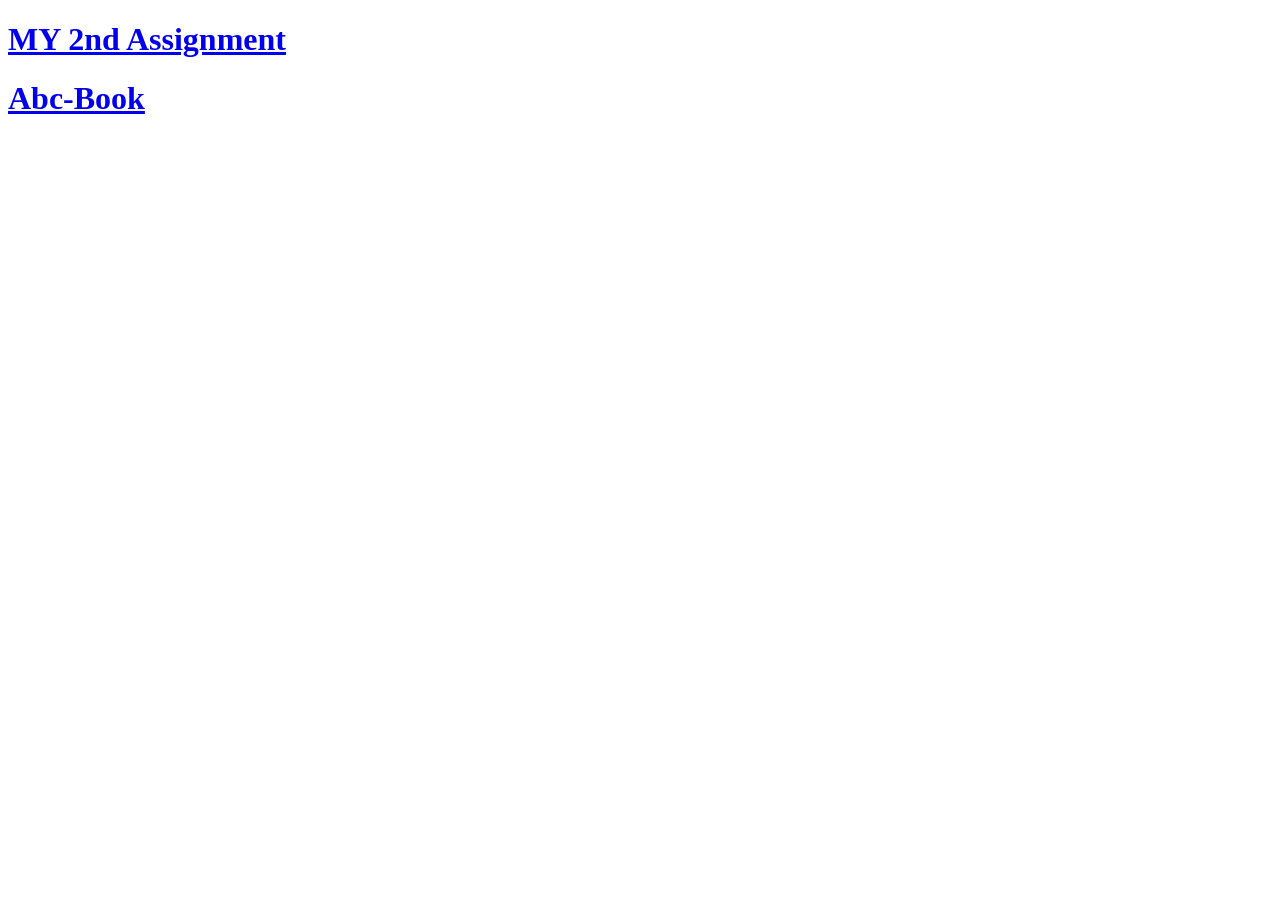
<file: index.html>
<!DOCTYPE html>
<html lang="en">
<head>
    <meta charset="UTF-8">
    <meta name="viewport" content="width=device-width, initial-scale=1.0">
    <title>Syllani.Assignment</title>
</head>
<body>
    <a href="./2nd assignment/"><h1>MY 2nd Assignment</h1></a>
    <a href="./abc-book/index.html"><h1>Abc-Book</h1></a>
    
</body>
</html>
</file>
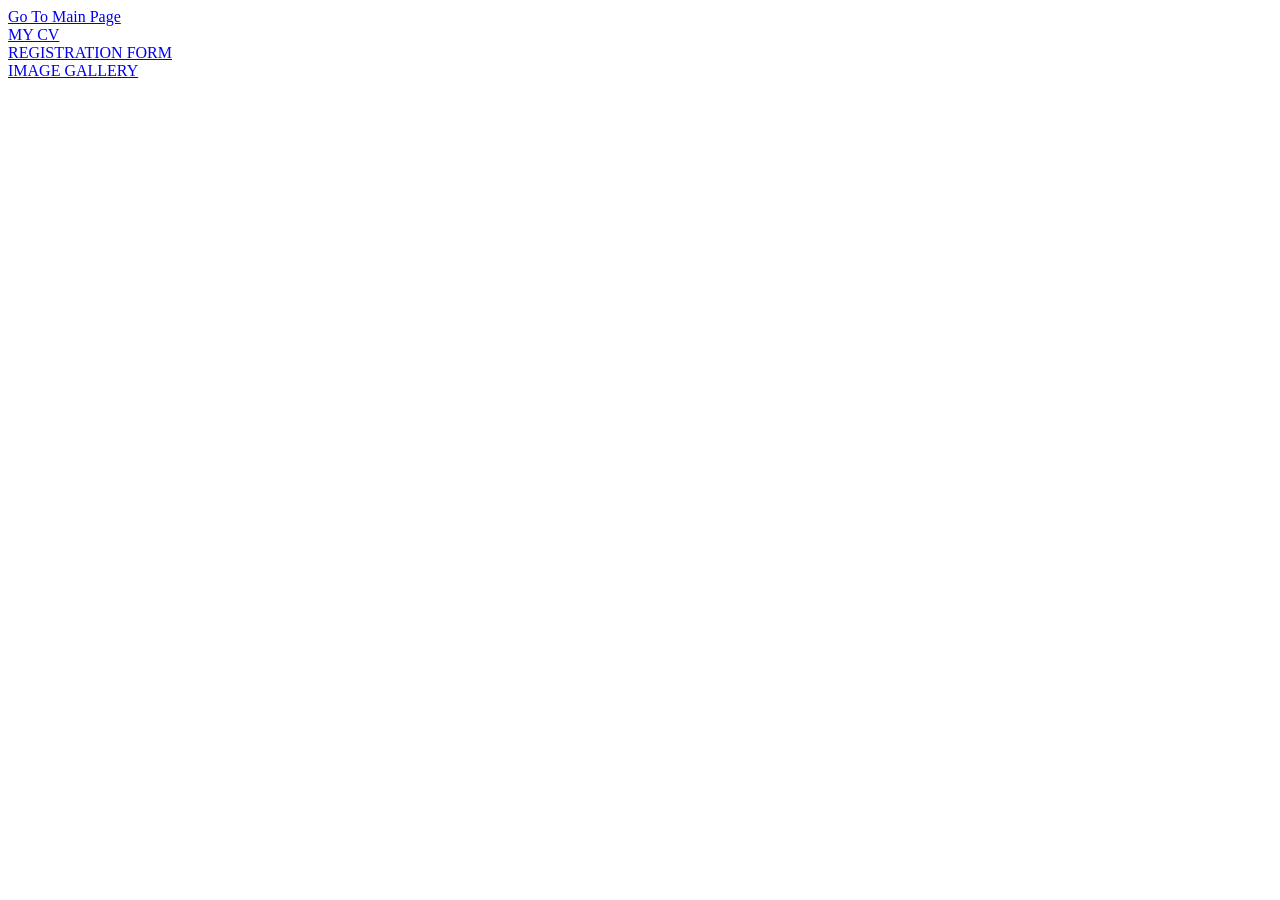
<file: 2nd assignment/index.html>
<!DOCTYPE html>
<html lang="en">
<head>
    <meta charset="UTF-8">
    <meta name="viewport" content="width=device-width, initial-scale=1.0">
    <title>Document</title>
</head>
<body>
    <a href="../index.html">Go To Main Page</a><br>
    <a href="./cv.html">MY CV</a><br>
    <a href="./form.html">REGISTRATION FORM</a><br>
    <a href="./gallery.html">IMAGE GALLERY</a>


</body>
</html>
</file>
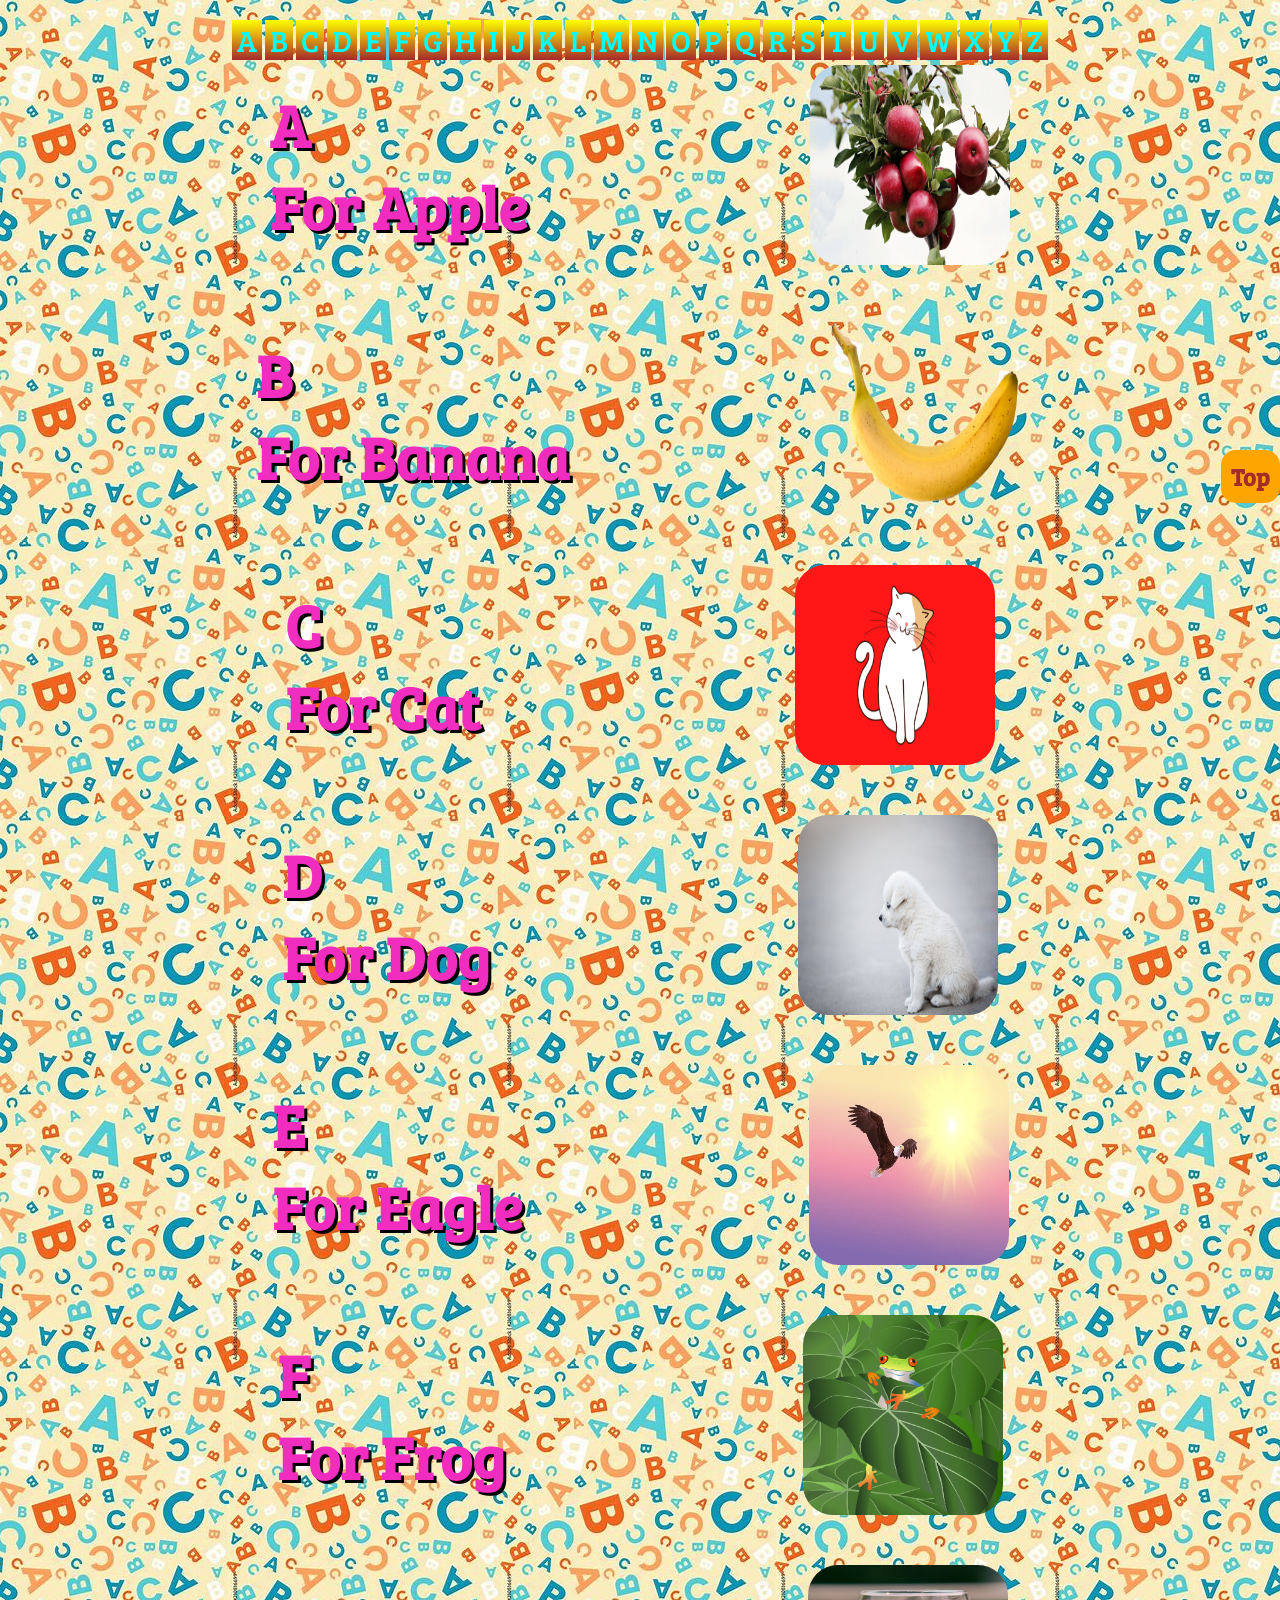
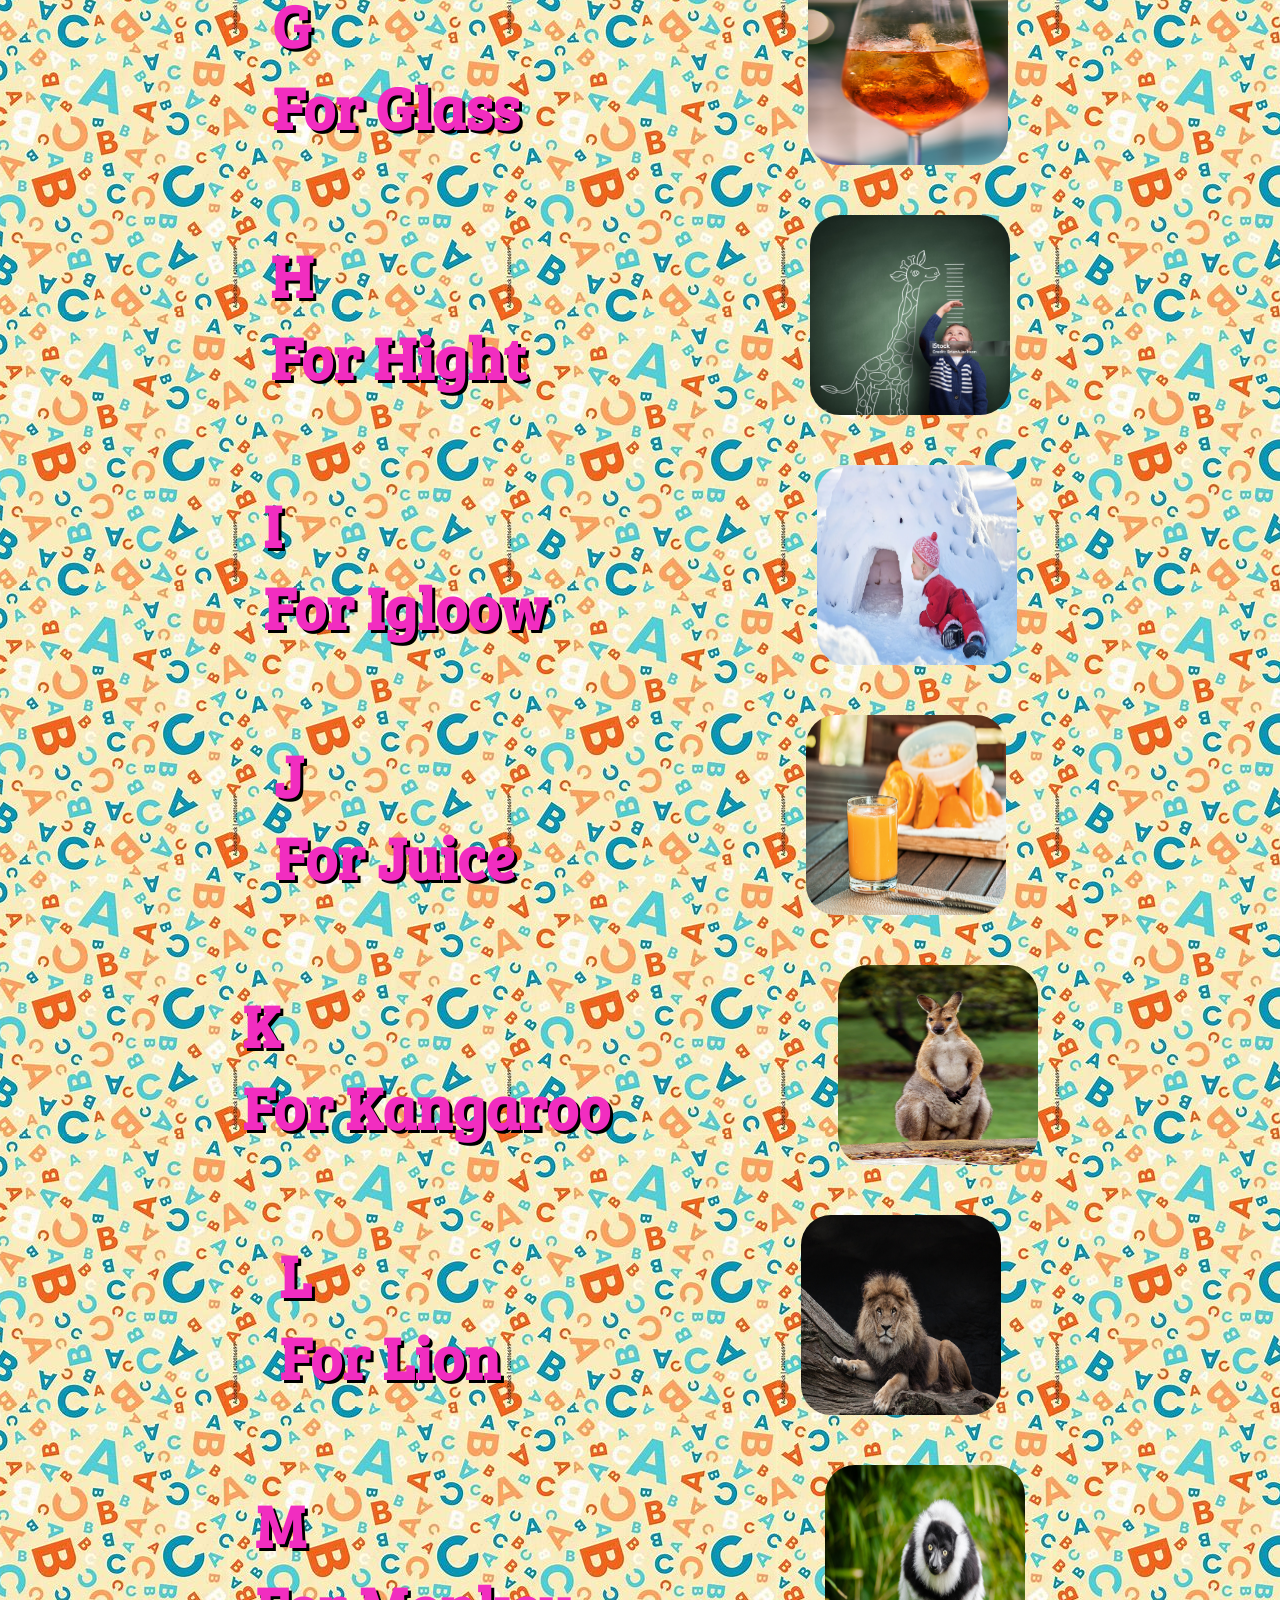
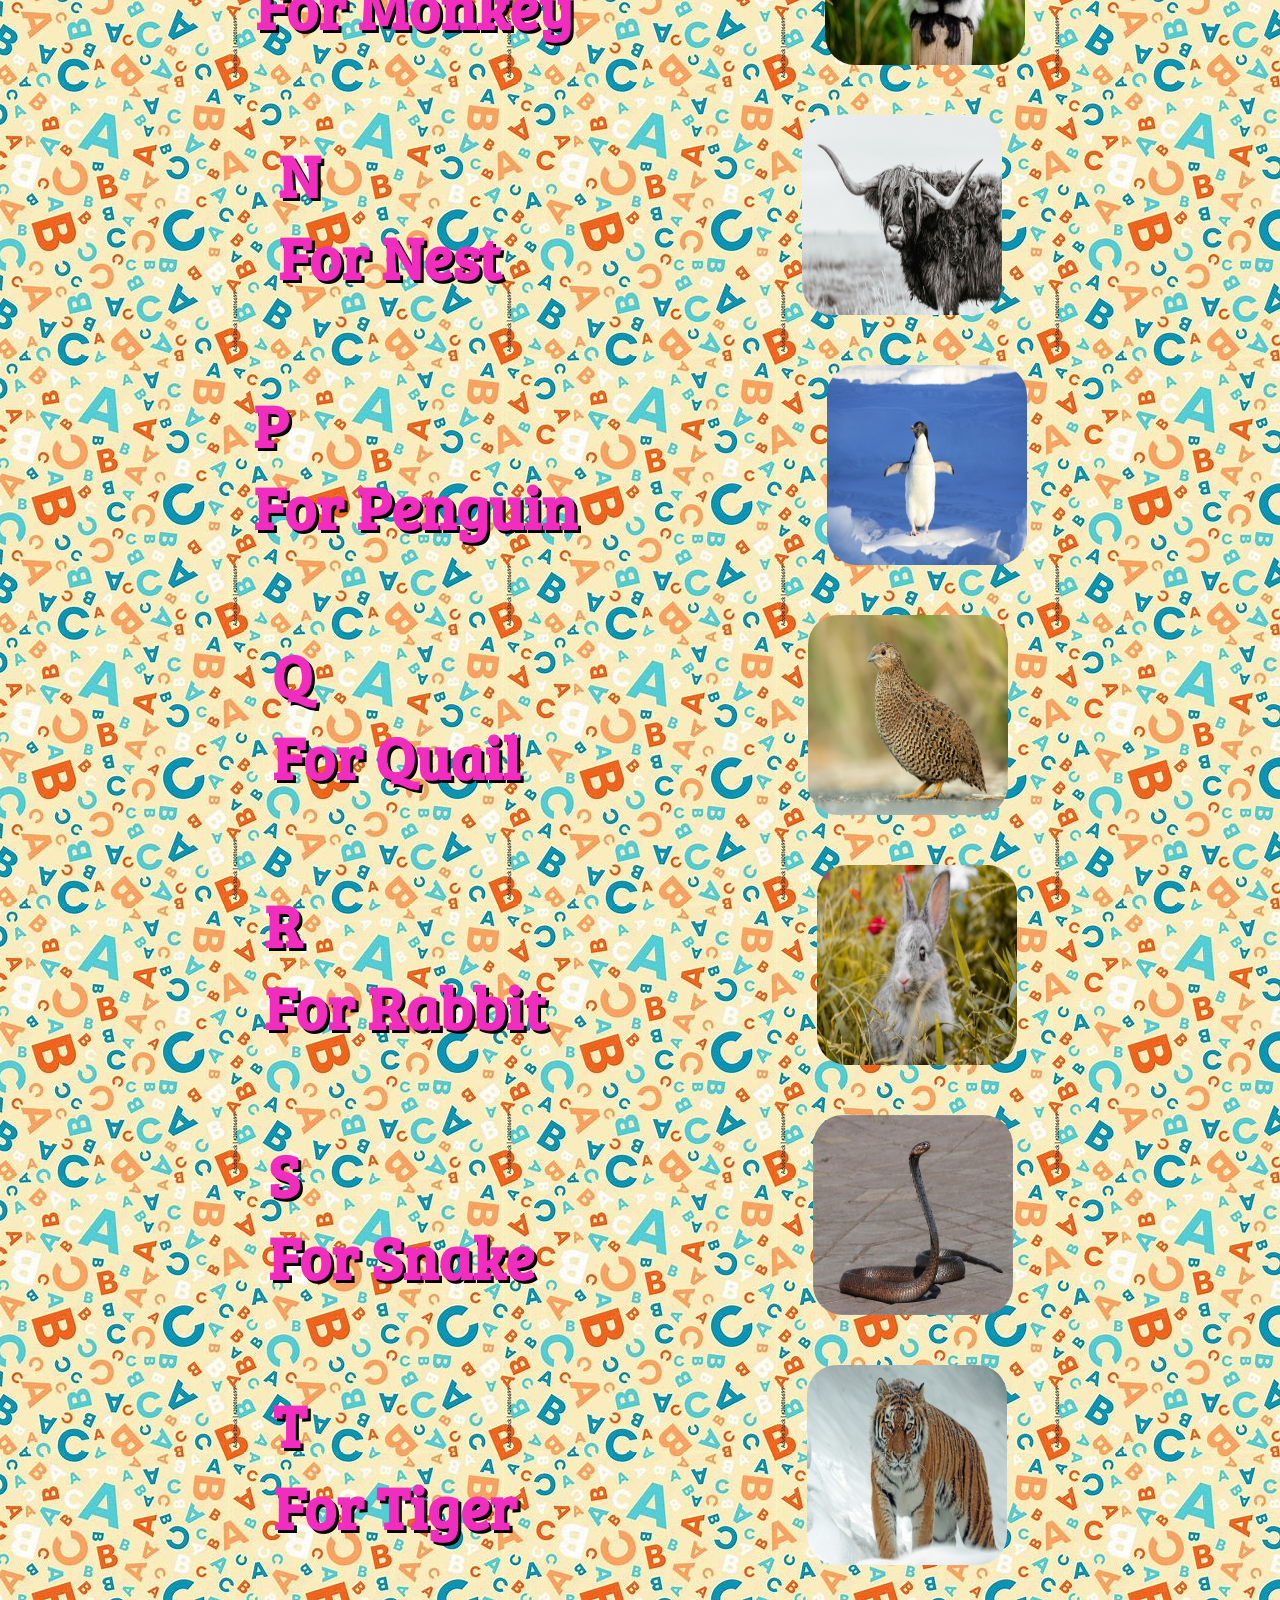
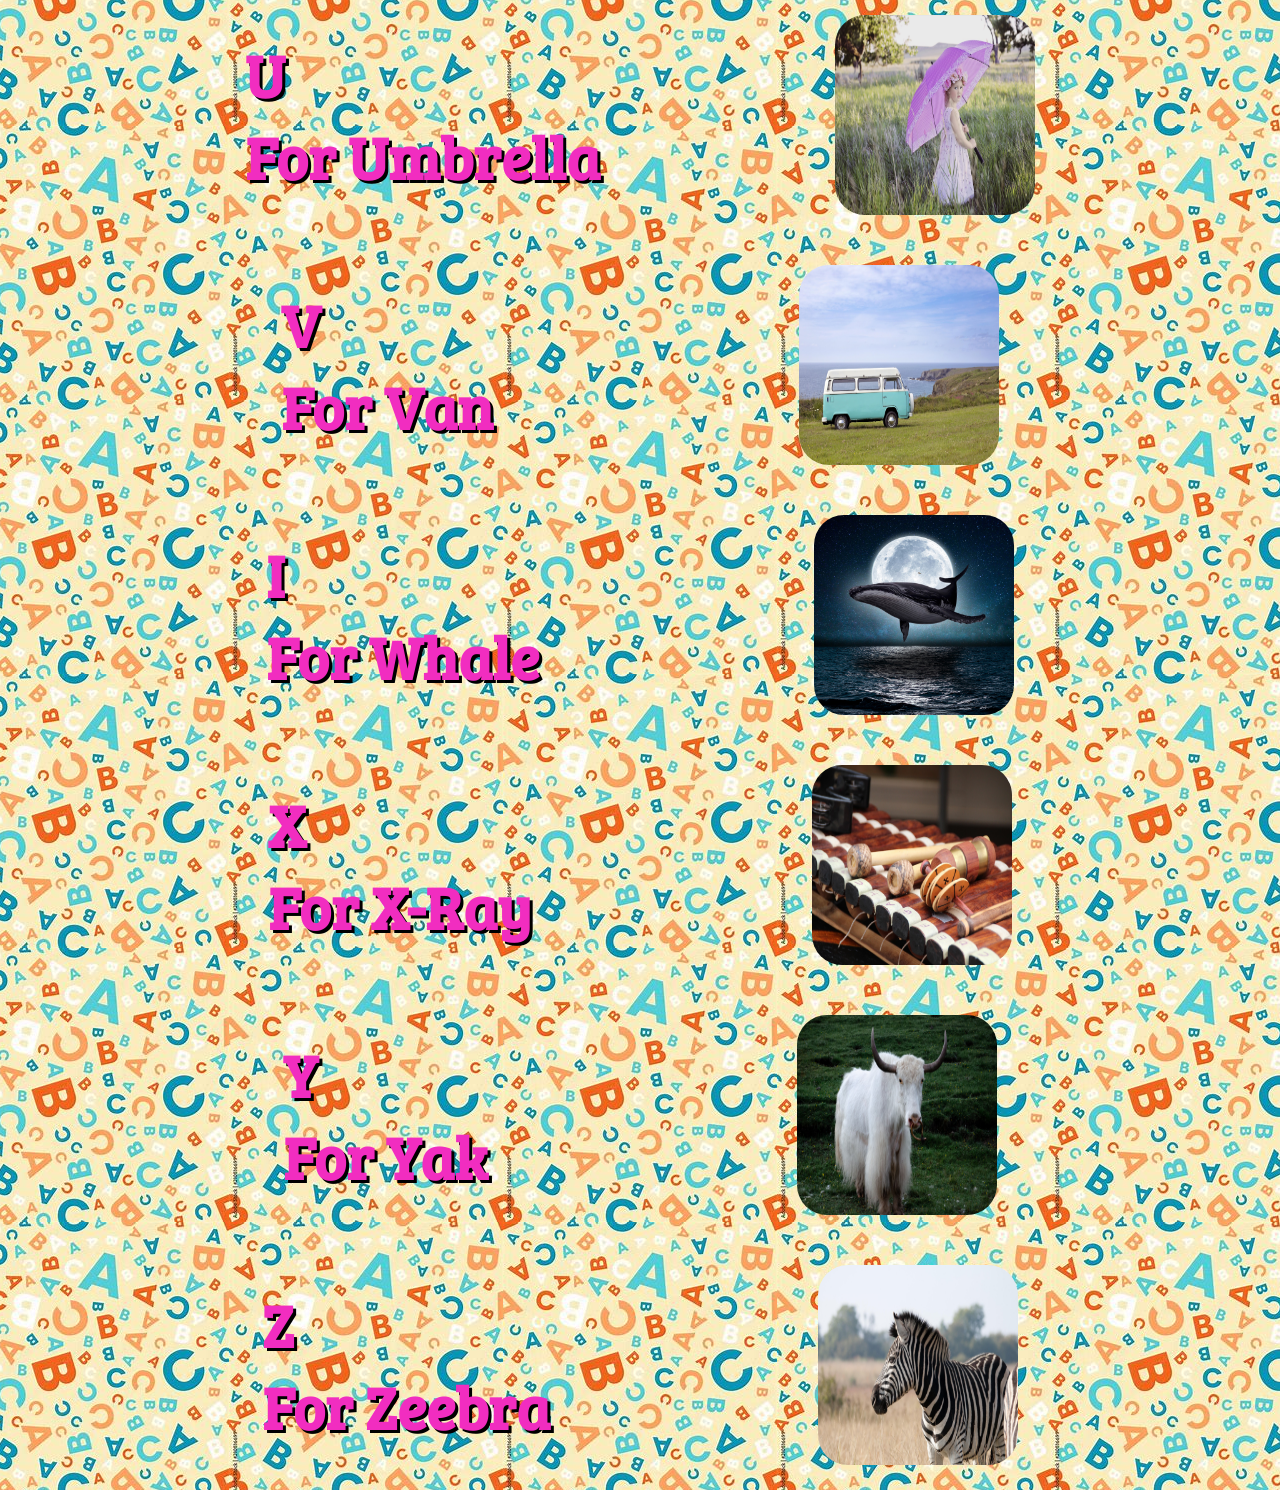
<file: abc-book/index.html>
<!DOCTYPE html>
<html lang="en">

<head>
    <meta charset="UTF-8">
    <meta name="viewport" content="width=device-width, initial-scale=1.0">
    <title>Abc-book</title>
    <link rel="stylesheet" href="style.css">
    <style>
        @import url('https://fonts.googleapis.com/css2?family=Anton&family=Bree+Serif&family=Lora:ital,wght@0,400..700;1,400..700&display=swap');
    </style>
</head>
<div class="main">
    <div class="navbar">

        <ul>
            <l1><a href="#a #top">A</a></l1>
            <l1><a href="#b">B</a></l1>
            <l1><a href="#c">C</a></l1>
            <l1><a href="#d">D</a></l1>
            <l1><a href="#e">E</a></l1>
            <l1><a href="#f">F</a></l1>
            <l1><a href="#g">G</a></l1>
            <l1><a href="#h">H</a></l1>
            <l1><a href="#i">I</a></l1>
            <l1><a href="#j">J</a></l1>
            <l1><a href="#k">K</a></l1>
            <l1><a href="#l">L</a></l1>
            <l1><a href="#m">M</a></l1>
            <l1><a href="#n">N</a></l1>
            <l1><a href="#o">O</a></l1>
            <l1><a href="#p">P</a></l1>
            <l1><a href="#q">Q</a></l1>
            <l1><a href="#r">R</a></l1>
            <l1><a href="#s">S</a></l1>
            <l1><a href="#t">T</a></l1>
            <l1><a href="#u">U</a></l1>
            <l1><a href="#v">V</a></l1>
            <l1><a href="#w">W</a></l1>
            <l1><a href="#x">X</a></l1>
            <l1><a href="#y">Y</a></l1>
            <l1><a href="#z">Z</a></l1>
        </ul>

    </div>
    <div class="main-con">
        <div class="pos" >
            
            <a href="#"><h2>Top</h2></a>
        </div>

        <div class="con" id="a"><h1>a <br>for apple</h1>
            <img src="./assets/a.jpg" alt="">
        </div>
        <div class="con" id="b"><h1>b <br>for banana</h1>
            <img src="./assets/b.webp" alt="">
        </div>
        <div class="con" id="c"><h1>c <br>for cat</h1>
            <img src="./assets/c.webp" alt="">
        </div>
        <div class="con" id="d"><h1>d<br>for dog</h1>
            <img src="./assets/d.jpg" alt="">
        </div>
        <div class="con" id="e"><h1>e <br>for eagle</h1>
            <img src="./assets/e.webp" alt="">
        </div>
        <div class="con" id="f"><h1>f<br>for frog</h1>
            <img src="./assets/f.webp" alt="">
        </div>
        <div class="con" id="g"><h1>g <br>for glass</h1>
            <img src="./assets/g.jpg" alt="">
        </div>
        <div class="con" id="h"><h1>h <br>for hight</h1>
            <img src="./assets/h.jpg" alt="">
        </div>
        <div class="con" id="i"><h1>i <br>for igloow</h1>
            <img src="./assets/i.webp" alt="">
        </div>
        <div class="con" id="j"><h1>j <br>for juice</h1>
            <img src="./assets/j.jpg" alt="">
        </div>
        <div class="con" id="k"><h1>k <br>for kangaroo</h1>
            <img src="./assets/k.jpg" alt="">
        </div>
        <div class="con" id="l"><h1>l <br>for lion</h1>
            <img src="./assets/l.jpg" alt="">
        </div>
        <div class="con" id="m"><h1>m <br>for monkey </h1>
            <img src="./assets/m.jpg" alt="">
        </div>
        <div class="con" id="n"><h1>n <br>for nest</h1>
            <img src="./assets/o.jpg" alt="">
        </div>
        <div class="con" id="p"><h1>p <br>for penguin</h1>
            <img src="./assets/p.jpg" alt="">
        </div>
        <div class="con" id="q"><h1>q <br>for quail</h1>
            <img src="./assets/q.jpg" alt="">
        </div>
        <div class="con" id="r"><h1>r <br>for rabbit</h1>
            <img src="./assets/r.jpg" alt="">
        </div>
        <div class="con" id="s"><h1>s <br>for snake </h1>
            <img src="./assets/s.jpg" alt="">
        </div>
        <div class="con" id="t"><h1>t <br>for tiger</h1>
            <img src="./assets/t.jpg" alt="">
        </div>
        <div class="con" id="u"><h1>u <br>for umbrella</h1>
            <img src="./assets/u.jpg" alt="">
        </div>
        <div class="con" id="v"><h1>v <br>for van</h1>
            <img src="./assets/v.jpg" alt="">
        </div>
        <div class="con" id="w"><h1>i <br>for whale</h1>
            <img src="./assets/w.jpg" alt="">
        </div>
        <div class="con" id="x"><h1>x <br>for x-ray</h1>
            <img src="./assets/x.jpg" alt="">
        </div>
        <div class="con" id="y"><h1>y <br>for yak</h1>
            <img src="./assets/y.jpg" alt="">
        </div>
        <div class="con" id="z"><h1>z<br>for zeebra</h1>
            <img src="./assets/z.jpg" alt="">
        </div>

    </div>  
</div>

<body>

</body>

</html>
</file>
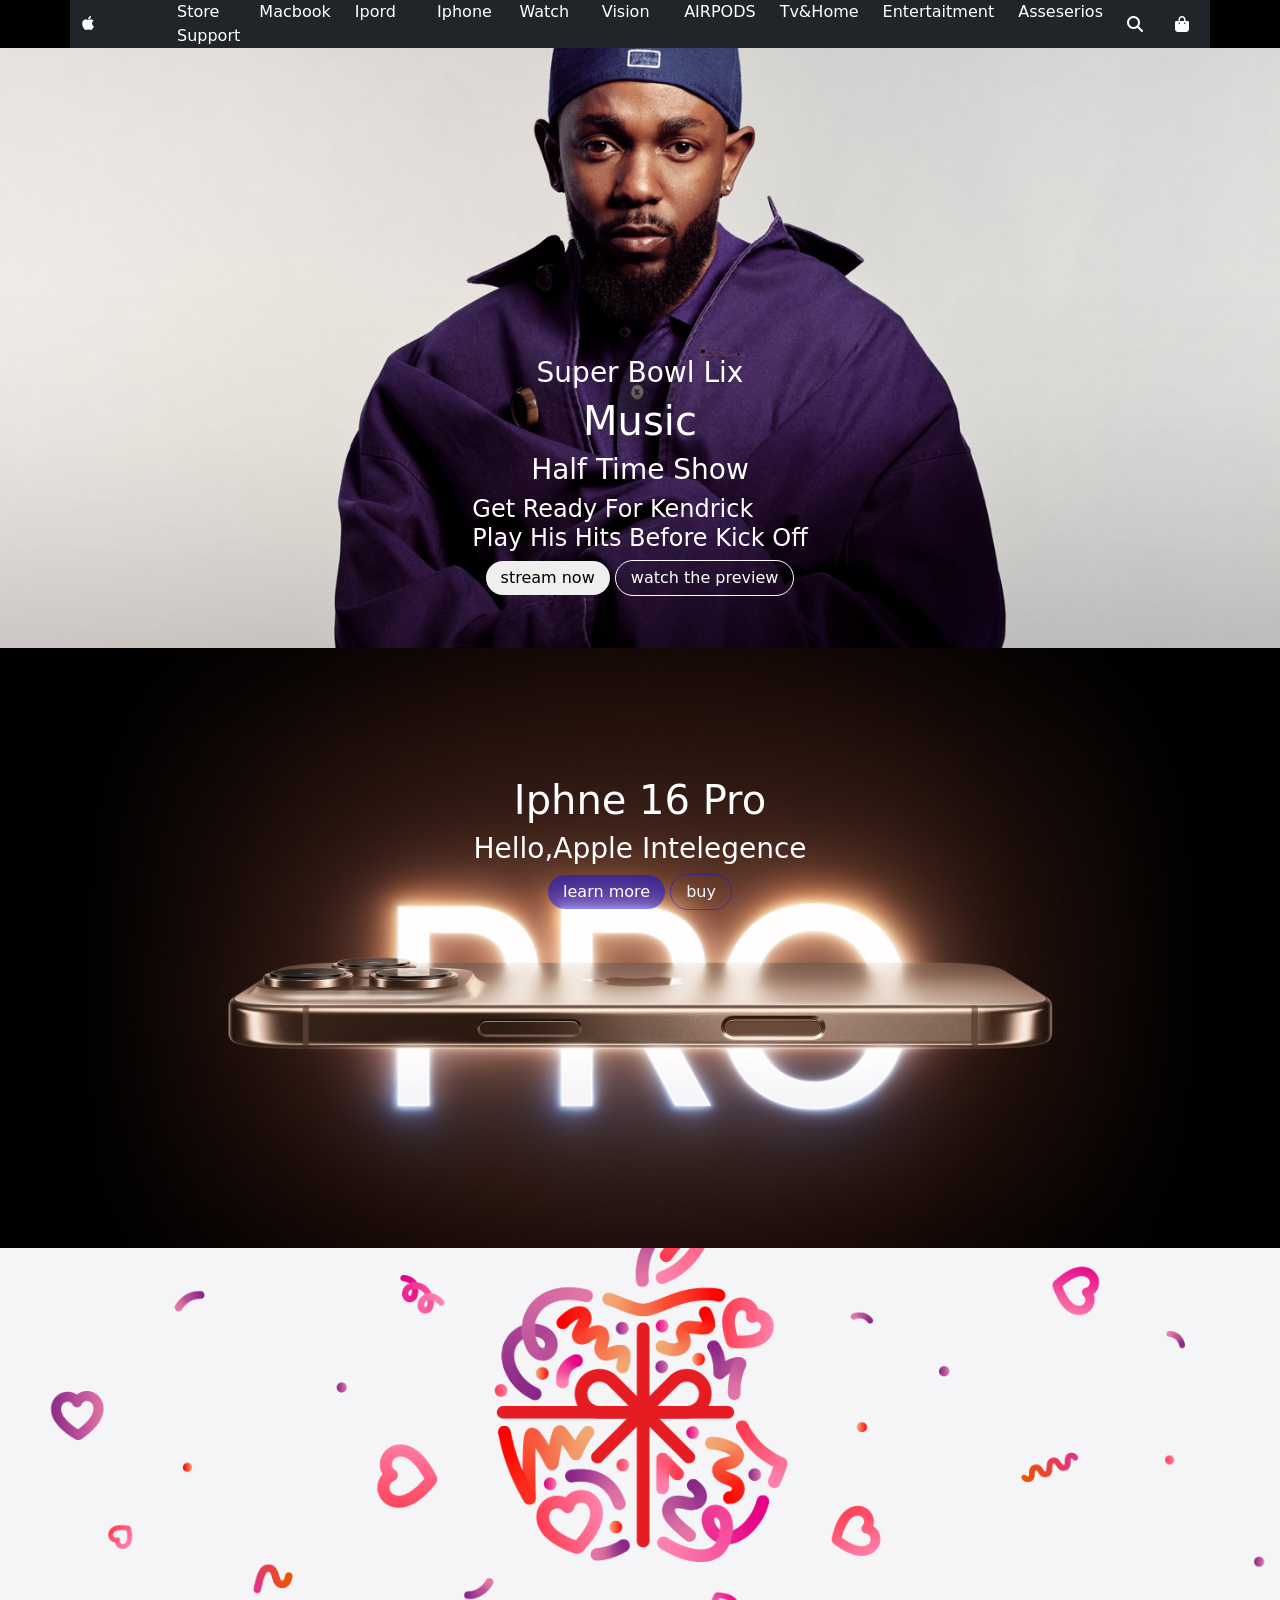
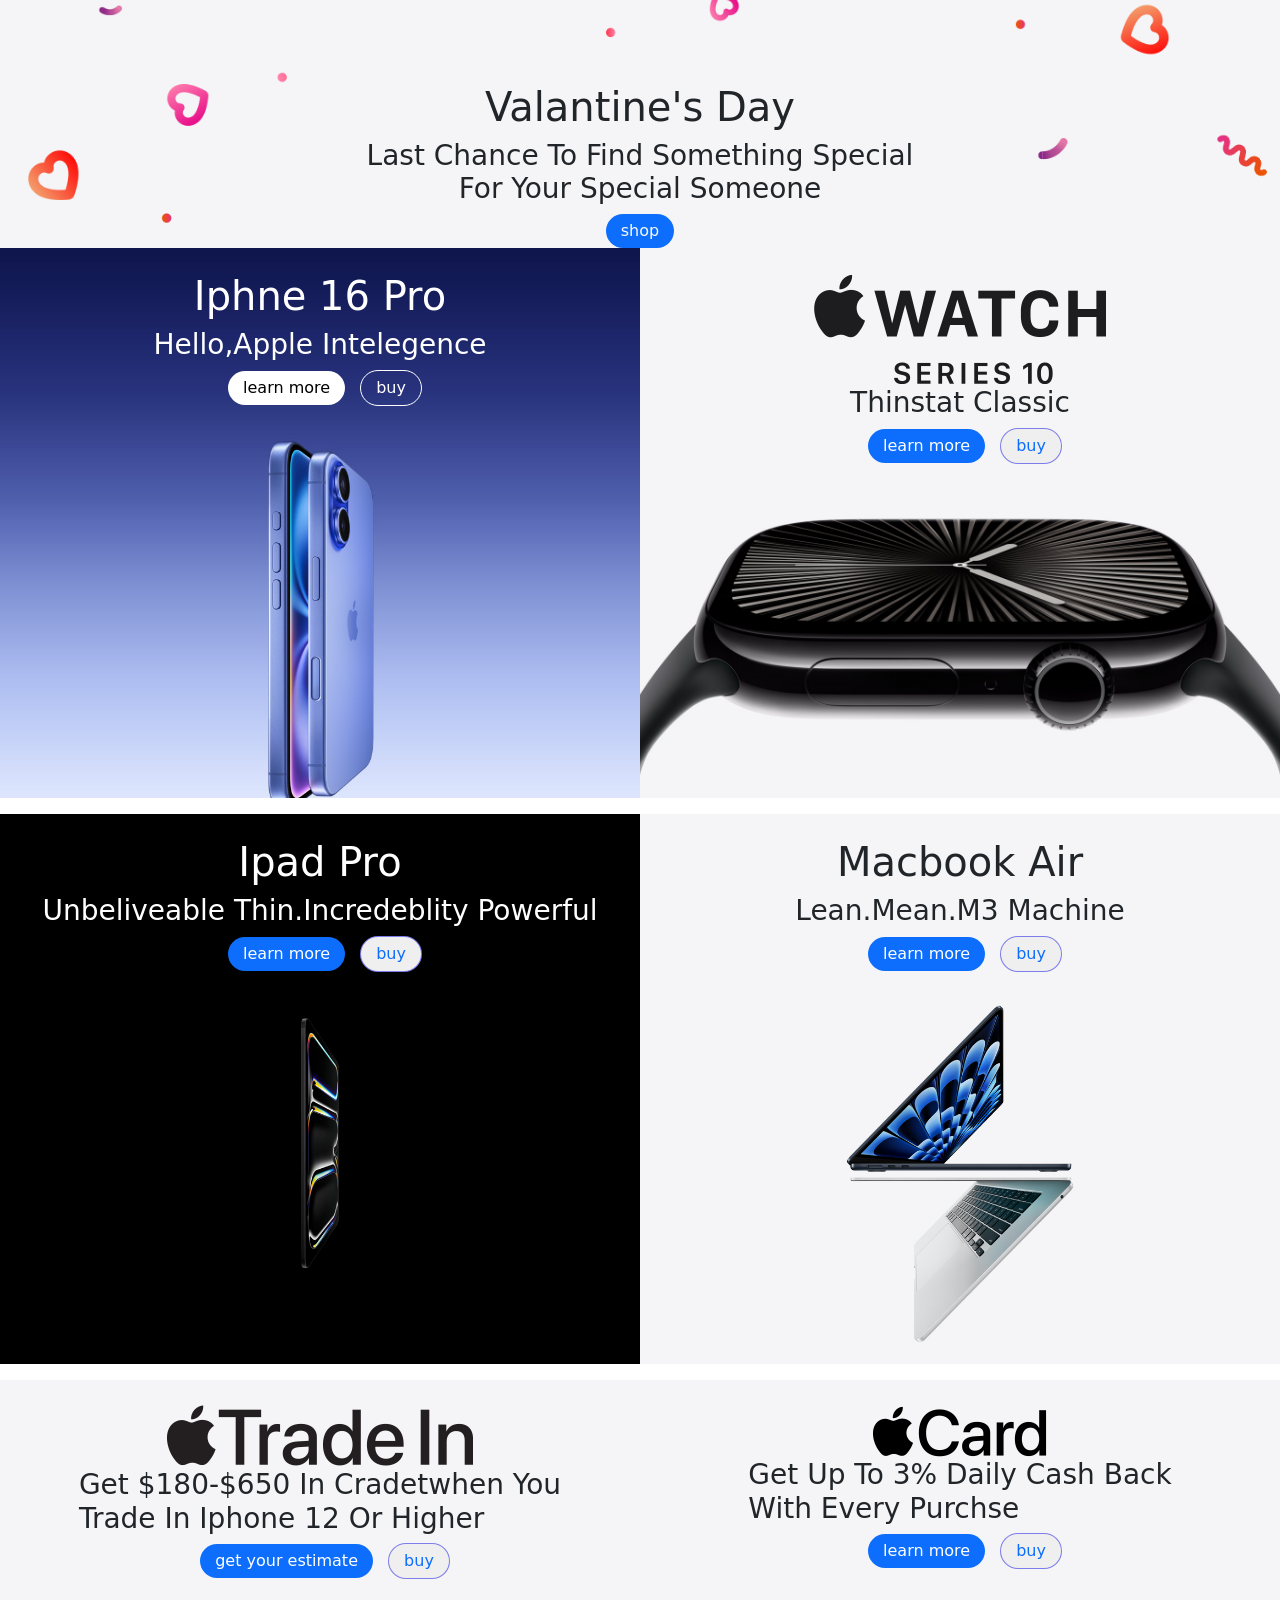
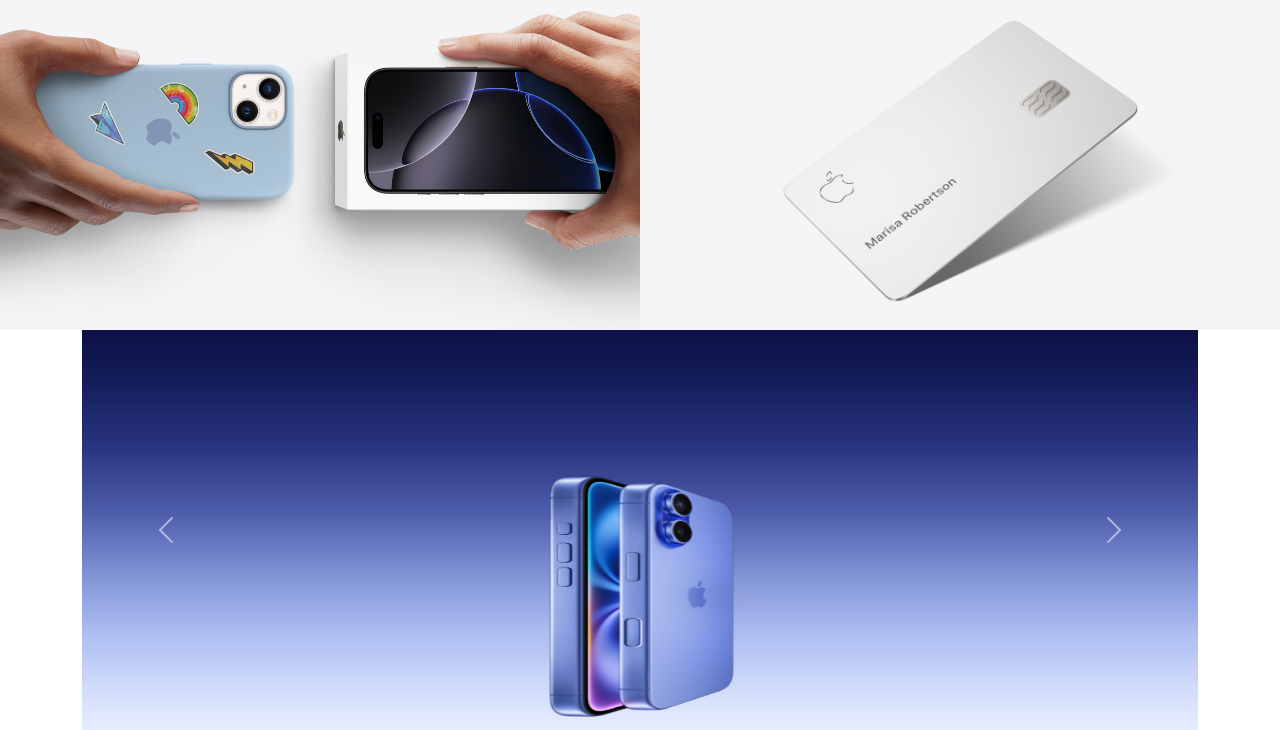
<file: appple/index.html>
<!DOCTYPE html>
<html lang="en">

<head>
    <meta charset="UTF-8">
    <meta name="viewport" content="width=device-width, initial-scale=1.0">
    <title>Document</title>
    <link rel="stylesheet" href="style.css">
    <link href="https://cdn.jsdelivr.net/npm/bootstrap@5.3.3/dist/css/bootstrap.min.css" rel="stylesheet"
        integrity="sha384-QWTKZyjpPEjISv5WaRU9OFeRpok6YctnYmDr5pNlyT2bRjXh0JMhjY6hW+ALEwIH" crossorigin="anonymous">
    <link rel="stylesheet" href="https://cdnjs.cloudflare.com/ajax/libs/font-awesome/6.7.2/css/all.min.css"
        integrity="sha512-Evv84Mr4kqVGRNSgIGL/F/aIDqQb7xQ2vcrdIwxfjThSH8CSR7PBEakCr51Ck+w+/U6swU2Im1vVX0SVk9ABhg=="
        crossorigin="anonymous" referrerpolicy="no-referrer" />

</head>

<body>

    <div class="main-container text-capitalize">
        <div class="bgc">
            <div class="container-fluid bg-dark container-lg full-nav  ">
                <div class="navbar-main row align-items-center">
                    <div class="col">
                        <i class="fa-brands fa-apple"></i>
                    </div>
                    <div class="col-10 d-none d-lg-block">
                        <div class="row text-decoration-none item ">
                            <a class="col" href="">store</a>
                            <a class="col" href="">macbook</a>
                            <a class="col" href="">ipord</a>
                            <a class="col" href="">iphone</a>
                            <a class="col" href="">watch</a>
                            <a class="col" href="">vision</a>
                            <a class="col" href="">AIRPODS</a>
                            <a class="col" href="">tv&home</a>
                            <a class="col" href="">entertaitment</a>
                            <a class="col" href="">asseserios</a>
                            <a class="col" href="">support</a>
                        </div>
                    </div>
                    <div class="col-5 col-lg-1 col-sm-2">
                        <div class="row">
                            <i class="fa-solid fa-bars col d-lg-none"></i>
                            <i class="fa-solid fa-magnifying-glass col "></i><i
                                class="fa-solid fa-bag-shopping col"></i>
                        </div>
                    </div>
                </div>
            </div>
        </div>
        <div class="container-fluid">
            <div class="hero hero-1 row row-cols-1 ">
                <div class="con d-flex flex-column align-items-center justify-content-center">
                    <h3>super bowl lix</h3>
                    <h1>music</h1>
                    <h3>half time show</h3>
                    <h4>get ready for kendrick <br>
                        play his hits before kick off
                    </h4>
                    <div class="butt">
                        <button>stream now</button>
                        <button class="bg-none">watch the preview</button>
                    </div>
                </div>
            </div>
            <div class="hero hero-2 row row-cols-1 ">


                <div class="con d-flex flex-column align-items-center  ">


                    <h1>iphne 16 pro</h1>
                    <h3>hello,apple intelegence</h3>

                    <div class="butt-2 ">
                        <button>learn more</button>
                        <button class="bg-none text-light">buy</button>
                    </div>
                </div>
            </div>
            <div class="hero hero-3">

                <div class="hero hero-3 row row-cols-1 ">


                    <div class="con d-flex flex-column align-items-center justify-content-end text-center  ">


                        <h1>valantine's day</h1>
                        <h3>last chance to find something special <br>for your special someone</h3>

                        <div class=" butt-3">

                            <button class="bg-primary text-light">shop</button>
                        </div>
                    </div>
                </div>

            </div>
        </div>
        <div class="container-fluid">
            <div class="card-1 row row-cols-md-2 row-cols-1   row-gap-3 ">
                <div class="shop-card shop-card-1">

                    <div class="shop-con d-flex flex-column align-items-center mt-4  ">


                        <h1>iphne 16 pro</h1>
                        <h3>hello,apple intelegence</h3>

                        <div class="shop-card-1-butt ">
                            <button class="bg-white">learn more</button>
                            <button class="text-white">buy</button>
                        </div>
                    </div>

                </div>
                <div class="shop-card shop-card-2 ">

                    <div class="shop-con d-flex flex-column align-items-center text-dark mt-4 ">


                        <img src="./asssets/watch.png" alt="">
                        <h3>thinstat classic</h3>

                        <div class="shop-card-2-butt ">
                            <button class="bg-primary text-white">learn more</button>
                            <button class="text-primary">buy</button>
                        </div>
                    </div>

                </div>
                <div class="shop-card shop-card-3 ">

                    <div class="shop-con d-flex flex-column align-items-center text-white mt-4 ">


                        <h1>ipad pro</h1>
                        <h3>unbeliveable thin.incredeblity powerful</h3>

                        <div class="shop-card-2-butt ">
                            <button class="bg-primary text-white">learn more</button>
                            <button class="text-primary">buy</button>
                        </div>
                    </div>

                </div>
                <div class="shop-card shop-card-4 ">

                    <div class="shop-con d-flex flex-column align-items-center text-dark mt-4 ">


                        <h1>macbook air</h1>
                        <h3>lean.mean.m3 machine</h3>

                        <div class="shop-card-2-butt ">
                            <button class="bg-primary text-white">learn more</button>
                            <button class="text-primary">buy</button>
                        </div>
                    </div>
                </div>
                <div class="shop-card shop-card-5 ">

                    <div class="shop-con d-flex flex-column align-items-center text-dark mt-4 ">


                        <img src="./asssets/trade.png" alt="">
                        <h3>get $180-$650 in cradetwhen you <br> trade in iphone 12 or higher</h3>

                        <div class="shop-card-2-butt ">
                            <button class="bg-primary text-white">get your estimate</button>
                            <button class="text-primary">buy</button>
                        </div>
                    </div>

                </div>
                <div class="shop-card shop-card-6 ">

                    <div class="shop-con d-flex flex-column align-items-center text-dark mt-4 ">


                        <img src="./asssets/a-card.png" alt="">
                        <h3>get up to 3% daily cash back <br>with every purchse </h3>

                        <div class="shop-card-2-butt ">
                            <button class="bg-primary text-white">learn more</button>
                            <button class="text-primary">buy</button>
                        </div>
                    </div>

                </div>

            </div>
        </div>
        <div class="container ">

            <div id="carouselExampleAutoplaying" class="carousel slide carosel  " data-bs-ride="carousel">
                <div class="carousel-inner">
                    <div class="carousel-item active">
                        <img src="./asssets/16.jpg" class="d-block w-100" alt="...">
                    </div>
                    <div class="carousel-item">
                        <img src="./asssets/2phone.jpg" class="d-block w-100" alt="...">
                    </div>
                    <div class="carousel-item">
                        <img src="./asssets/iphone.jpg" class="d-block w-100" alt="...">
                    </div>
                    <div class="carousel-item">
                        <img src="./asssets/ipad.jpg" class="d-block w-100" alt="...">
                    </div>
                    <div class="carousel-item">
                        <img src="./asssets/smart (2).jpg" class="d-block w-100" alt="...">
                    </div>
                    <div class="carousel-item">
                        <img src="./asssets/app-card.jpg" class="d-block w-100" alt="...">
                    </div>
                </div>
                <button class="carousel-control-prev" type="button" data-bs-target="#carouselExampleAutoplaying"
                    data-bs-slide="prev">
                    <span class="carousel-control-prev-icon " aria-hidden="true"></span>
                    <span class="visually-hidden">Previous</span>
                </button>
                <button class="carousel-control-next" type="button" data-bs-target="#carouselExampleAutoplaying"
                    data-bs-slide="next">
                    <span class="carousel-control-next-icon" aria-hidden="true"></span>
                    <span class="visually-hidden">Next</span>
                </button>
            </div>
        </div>


    </div>








    <script src="https://cdn.jsdelivr.net/npm/bootstrap@5.3.3/dist/js/bootstrap.bundle.min.js"
        integrity="sha384-YvpcrYf0tY3lHB60NNkmXc5s9fDVZLESaAA55NDzOxhy9GkcIdslK1eN7N6jIeHz"
        crossorigin="anonymous"></script>

</body>

</html>
</file>
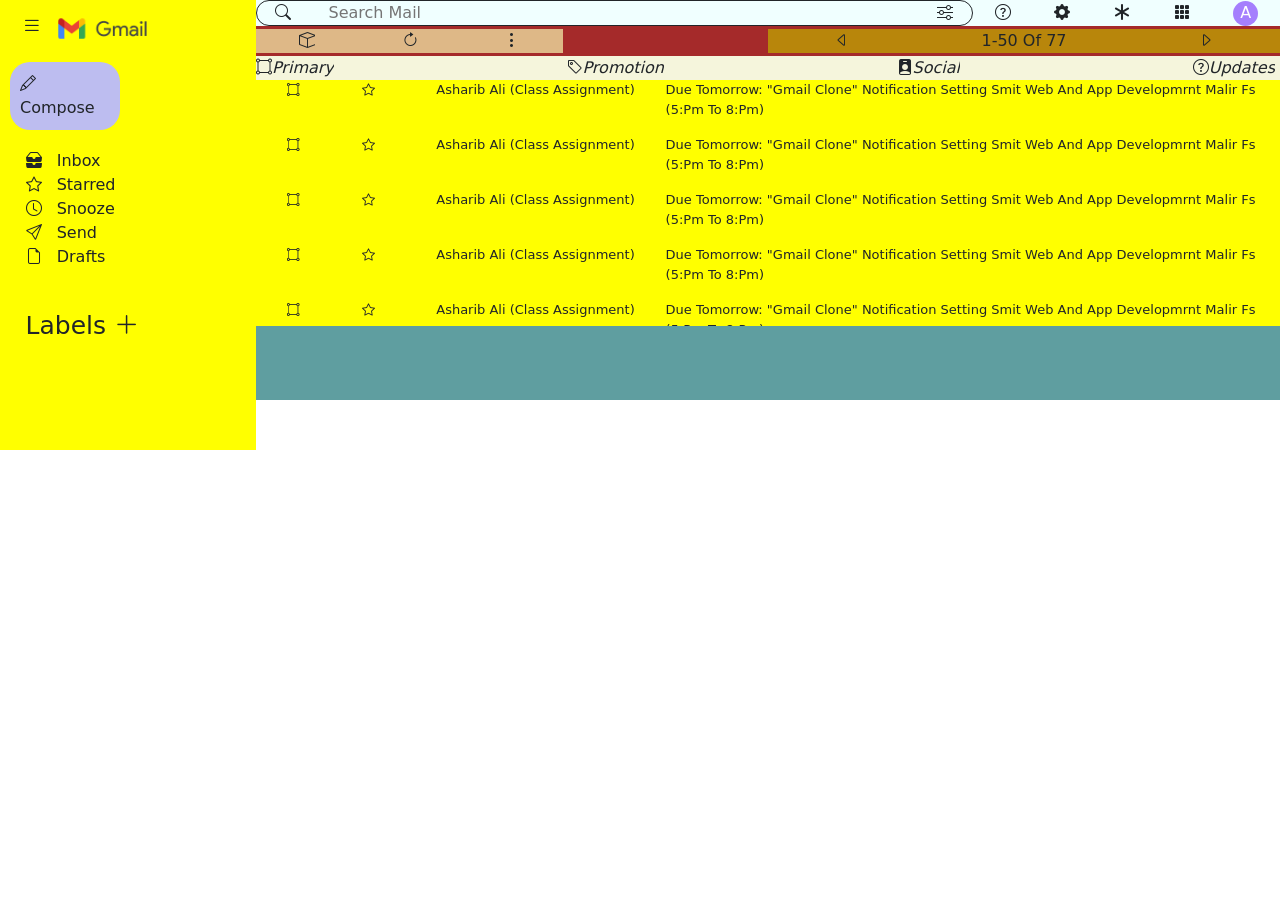
<file: email/index.html>
<!DOCTYPE html>
<html lang="en">

<head>
    <meta charset="UTF-8">
    <meta name="viewport" content="width=device-width, initial-scale=1.0">
    <title>Document</title>
    <link rel="stylesheet" href="style.css">
    <link rel="stylesheet" href="https://cdn.jsdelivr.net/npm/bootstrap-icons@1.11.3/font/bootstrap-icons.min.css">
    <link href="https://cdn.jsdelivr.net/npm/bootstrap@5.3.3/dist/css/bootstrap.min.css" rel="stylesheet"
        integrity="sha384-QWTKZyjpPEjISv5WaRU9OFeRpok6YctnYmDr5pNlyT2bRjXh0JMhjY6hW+ALEwIH" crossorigin="anonymous"
        </head>

<body>
    <div class="main">
        <div class="l-side">

            <div class="logo">
                <div>
                    <i class="bi bi-list"></i>
                    <img src="./assets/g-lpgo.png" alt="">
                </div>
            </div>
            <div class="com">
                <div class="pen">
                    <i class="bi bi-pencil"></i>
                    <span>compose</span>
                </div>
            </div>
            <div class="l-item">
                <div class="icon">
                    <i class="bi bi-inboxes-fill"></i>
                    <span>inbox</span> <br>
                    <i class="bi bi-star"></i>
                    <span>starred</span> <br>
                    <i class="bi bi-clock"></i>
                    <span>snooze</span> <br>
                    <i class="bi bi-send"></i>
                    <span>send</span> <br>
                    <i class="bi bi-file-earmark"></i>
                    <span>drafts</span> <br>
                </div>
                <div class="lab">
                    <p>labels <i class="bi bi-plus-lg"></i></p>
                </div>
            </div>
        </div>
        <div class="con">
            <div class="main-body">
                <div class="nav">
                    <div class="search-bar">
                        <i class="bi bi-search "></i>
                        <input type="search" placeholder="search mail">
                        <i class="bi bi-sliders "></i>
                    </div>
                    <div class="icons-tab ">
                        <i class="bi bi-question-circle"></i>
                        <i class="bi bi-gear-fill"></i>
                        <i class="bi bi-asterisk"></i>
                        <i class="bi bi-grid-3x3-gap-fill"></i>
                        <div class="circle">A</div>
                    </div>
                </div>
                <div class="con-body">
                    <div class="hi">
                        <div class="div-1">
                            <div class="list">
                                <i class="bi bi-box"></i>
                                <i class="bi bi-arrow-clockwise"></i>
                                <i class="bi bi-three-dots-vertical"></i>
                            </div>
                            <div class="num">
                                <i class="bi bi-caret-left"></i>
                                <div>1-50 of 77</div>
                                <i class="bi bi-caret-right"></i>
                            </div>

                        </div>

                    </div>
                    <div class="nav-2">
                        <i class="bi bi-bounding-box-circles">primary</i>
                        <i class="bi bi-tag">promotion</i>
                        <i class="bi bi-person-badge-fill">social</i>
                        <i class="bi bi-question-circle">updates</i>
                    </div>
                    <div class="my-mail">
                        <div class="mail">
                            <div class="mail-1">
                                <i class="bi bi-bounding-box-circles"></i>
                                <i class="bi bi-star"></i>
                                <p>asharib ali (class assignment)</p>
                            </div>
                            <div class="ash">
                                <p>due tomorrow: "gmail clone" notification setting smit web and app developmrnt malir
                                    fs (5:pm to 8:pm) </p>
                            </div>
                        </div>
                        <div class="mail">
                            <div class="mail-1">
                                <i class="bi bi-bounding-box-circles"></i>
                                <i class="bi bi-star"></i>
                                <p>asharib ali (class assignment)</p>
                            </div>
                            <div class="ash">
                                <p>due tomorrow: "gmail clone" notification setting smit web and app developmrnt malir
                                    fs (5:pm to 8:pm) </p>
                            </div>
                        </div>
                        <div class="mail">
                            <div class="mail-1">
                                <i class="bi bi-bounding-box-circles"></i>
                                <i class="bi bi-star"></i>
                                <p>asharib ali (class assignment)</p>
                            </div>
                            <div class="ash">
                                <p>due tomorrow: "gmail clone" notification setting smit web and app developmrnt malir
                                    fs (5:pm to 8:pm) </p>
                            </div>
                        </div>
                        <div class="mail">
                            <div class="mail-1">
                                <i class="bi bi-bounding-box-circles"></i>
                                <i class="bi bi-star"></i>
                                <p>asharib ali (class assignment)</p>
                            </div>
                            <div class="ash">
                                <p>due tomorrow: "gmail clone" notification setting smit web and app developmrnt malir
                                    fs (5:pm to 8:pm) </p>
                            </div>
                        </div>
                        <div class="mail">
                            <div class="mail-1">
                                <i class="bi bi-bounding-box-circles"></i>
                                <i class="bi bi-star"></i>
                                <p>asharib ali (class assignment)</p>
                            </div>
                            <div class="ash">
                                <p>due tomorrow: "gmail clone" notification setting smit web and app developmrnt malir
                                    fs (5:pm to 8:pm) </p>
                            </div>
                        </div>
                        <div class="mail">
                            <div class="mail-1">
                                <i class="bi bi-bounding-box-circles"></i>
                                <i class="bi bi-star"></i>
                                <p>asharib ali (class assignment)</p>
                            </div>
                            <div class="ash">
                                <p>due tomorrow: "gmail clone" notification setting smit web and app developmrnt malir
                                    fs (5:pm to 8:pm) </p>
                            </div>
                        </div>
                        <div class="mail">
                            <div class="mail-1">
                                <i class="bi bi-bounding-box-circles"></i>
                                <i class="bi bi-star"></i>
                                <p>asharib ali (class assignment)</p>
                            </div>
                            <div class="ash">
                                <p>due tomorrow: "gmail clone" notification setting smit web and app developmrnt malir
                                    fs (5:pm to 8:pm) </p>
                            </div>
                        </div>
                        <div class="mail">
                            <div class="mail-1">
                                <i class="bi bi-bounding-box-circles"></i>
                                <i class="bi bi-star"></i>
                                <p>asharib ali (class assignment)</p>
                            </div>
                            <div class="ash">
                                <p>due tomorrow: "gmail clone" notification setting smit web and app developmrnt malir
                                    fs (5:pm to 8:pm) </p>
                            </div>
                        </div>
                        <div class="mail">
                            <div class="mail-1">
                                <i class="bi bi-bounding-box-circles"></i>
                                <i class="bi bi-star"></i>
                                <p>asharib ali (class assignment)</p>
                            </div>
                            <div class="ash">
                                <p>due tomorrow: "gmail clone" notification setting smit web and app developmrnt malir
                                    fs (5:pm to 8:pm) </p>
                            </div>
                        </div>
                        <div class="mail">
                            <div class="mail-1">
                                <i class="bi bi-bounding-box-circles"></i>
                                <i class="bi bi-star"></i>
                                <p>asharib ali (class assignment)</p>
                            </div>
                            <div class="ash">
                                <p>due tomorrow: "gmail clone" notification setting smit web and app developmrnt malir
                                    fs (5:pm to 8:pm) </p>
                            </div>
                        </div>


                    </div>
                </div>
            </div>


        </div>
    </div>




    <script src="https://cdn.jsdelivr.net/npm/bootstrap@5.3.3/dist/js/bootstrap.bundle.min.js"
        integrity="sha384-YvpcrYf0tY3lHB60NNkmXc5s9fDVZLESaAA55NDzOxhy9GkcIdslK1eN7N6jIeHz"
        crossorigin="anonymous"></script>
</body>

</html>
</file>
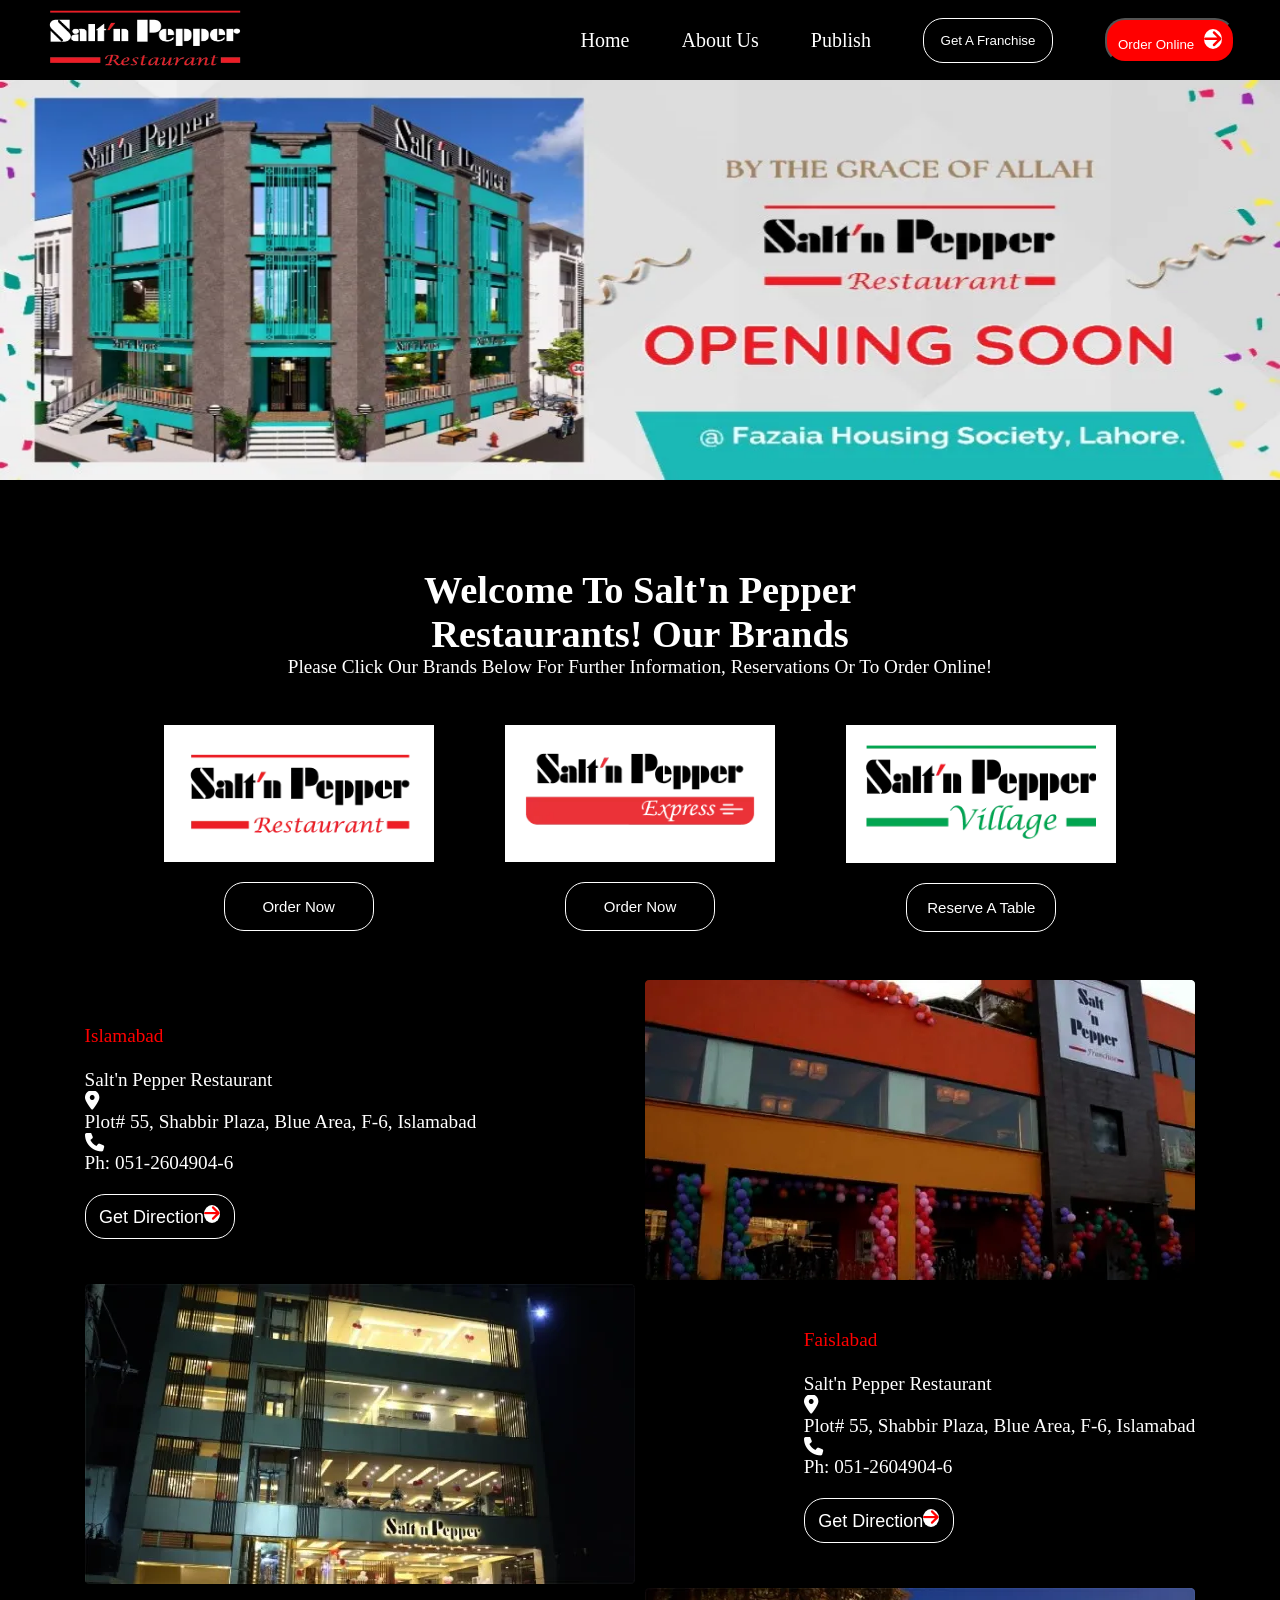
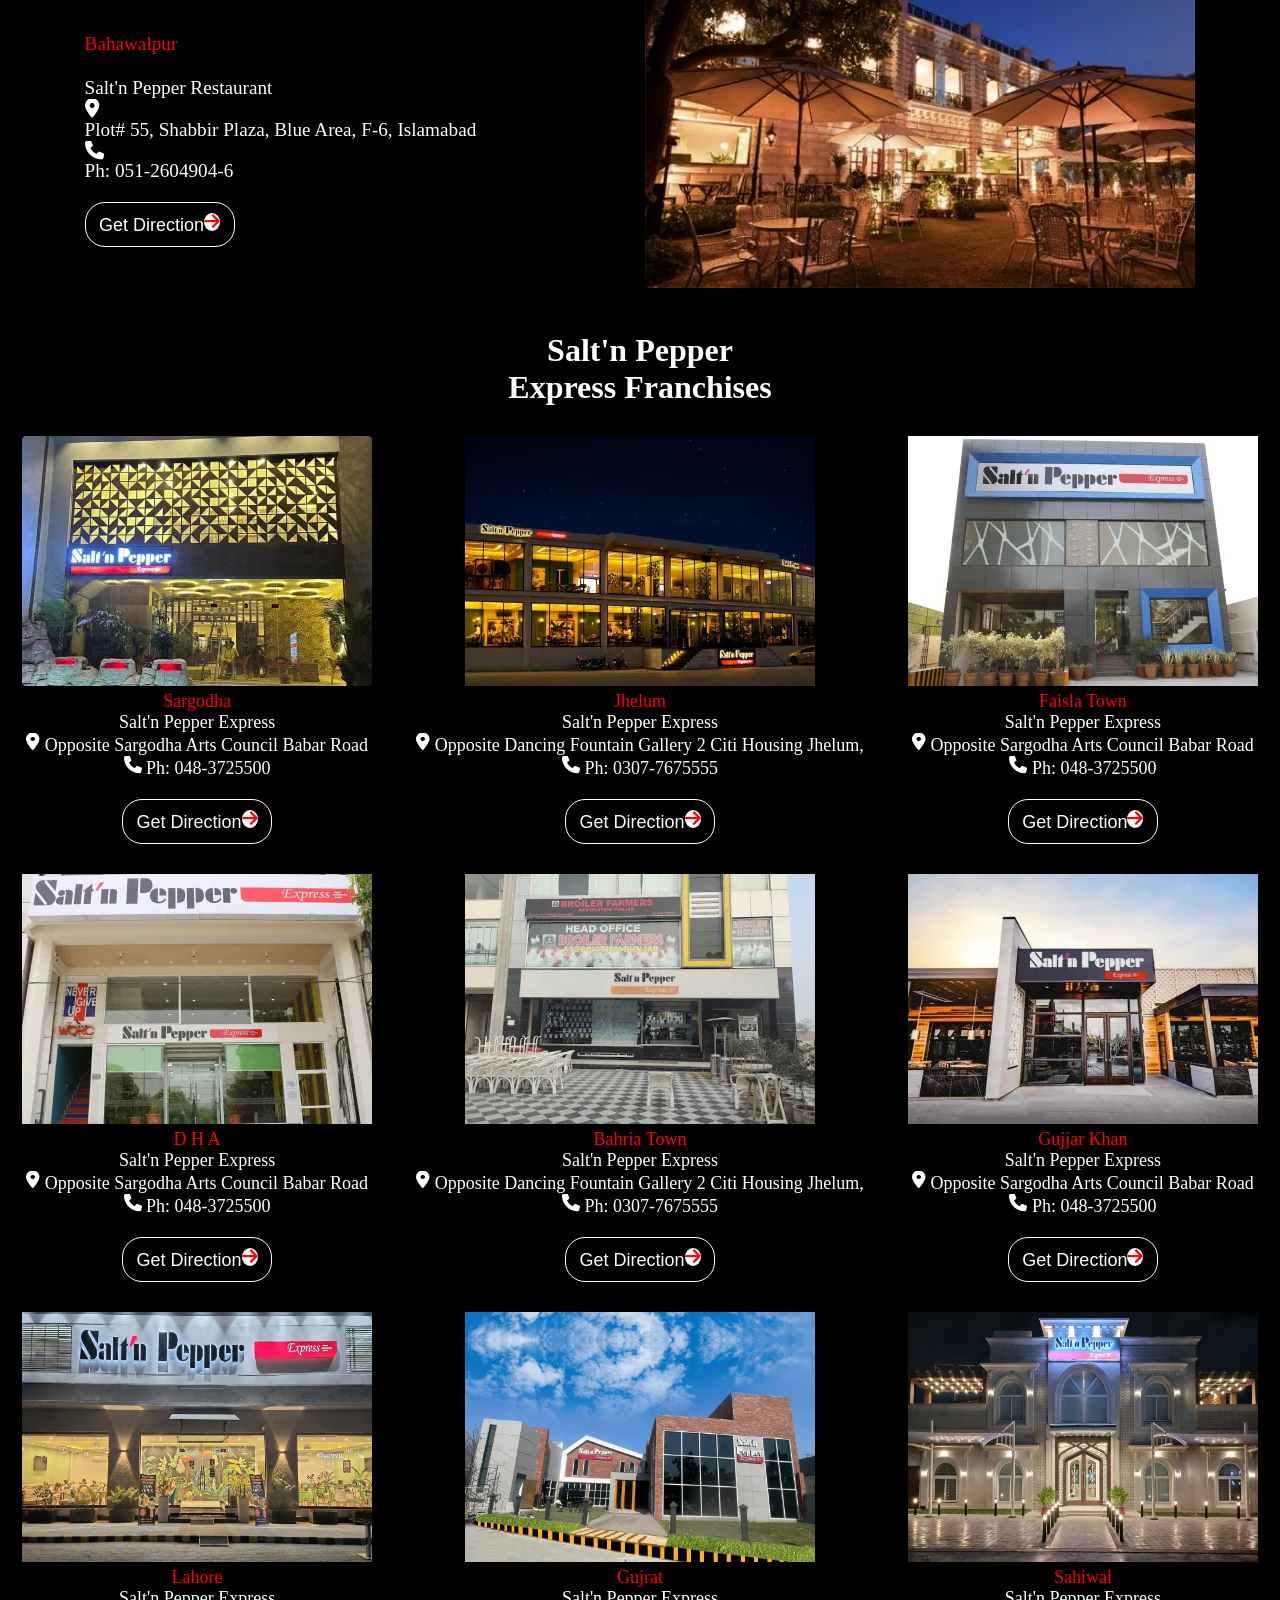
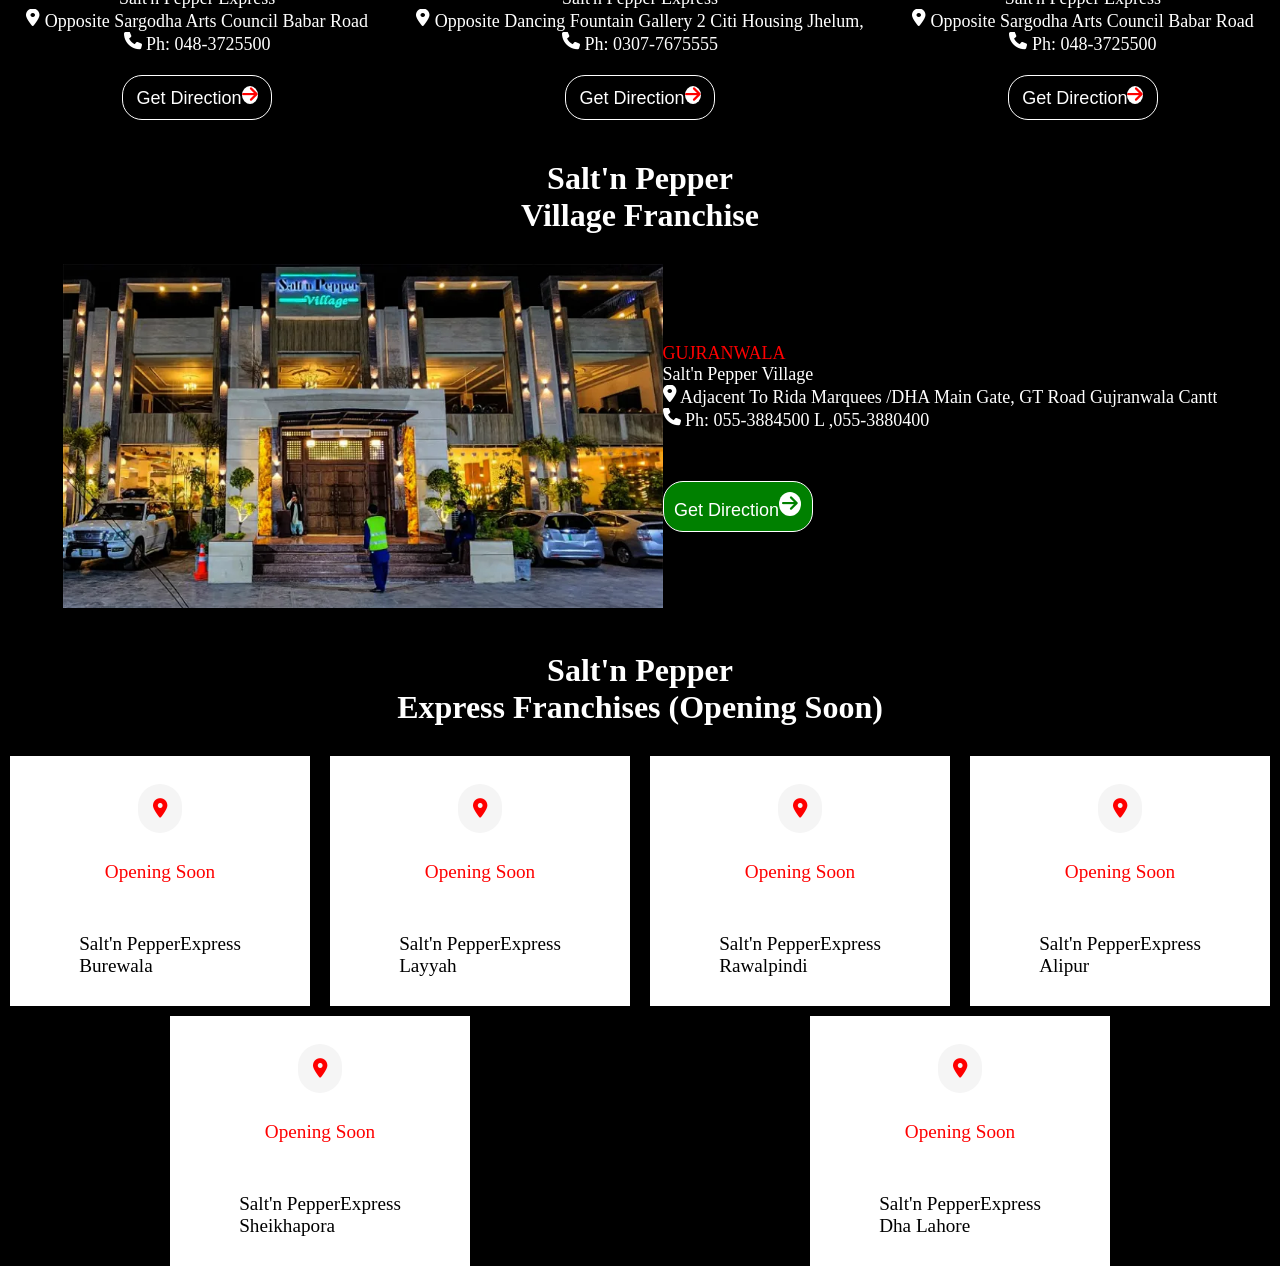
<file: salt/index.html>
<!DOCTYPE html>
<html lang="en">

<head>
    <meta charset="UTF-8">
    <meta name="viewport" content="width=device-width, initial-scale=1.0">
    <title>Document</title>
    <link rel="stylesheet" href="https://cdnjs.cloudflare.com/ajax/libs/font-awesome/6.7.2/css/all.min.css"
        integrity="sha512-Evv84Mr4kqVGRNSgIGL/F/aIDqQb7xQ2vcrdIwxfjThSH8CSR7PBEakCr51Ck+w+/U6swU2Im1vVX0SVk9ABhg=="
        crossorigin="anonymous" referrerpolicy="no-referrer" />
    <link rel="stylesheet" href="style.css">
</head>

<body>
    <div class="main">
        <div class="header">
            <div class="navbar">
                <div class="ham"><i class="fa-solid fa-bars"></i></div>
                <div class="logo">
                    <img src="./assets/logo.webp" alt="">
                </div>
                <div class="nav-item">
                    <a href="">home</a>
                    <a href="">about us</a>
                    <a href="">publish</a>
                    <button class="none">get a franchise</button>
                    <button class="order">order online<i class="fa-solid fa-arrow-right"></i></button>
                </div>
            </div>
        </div>
        <div class="hero">
            <img src="./assets/hero image.webp" alt="">
        </div>
        <div class="shop-sec">
            <div class="heading">
                <h1>Welcome to Salt'n Pepper <br>
                    Restaurants! Our Brands</h1>
                <p>Please click our brands below for further information, reservations or to order online!

                </p>
            </div>
            <div class="shop-box">
                <div class="shop-img">
                    <div class="box">
                        <img src="./assets/card1.webp" alt="">
                    </div>
                    <div class="box-but"><button>order now</button>
                    </div>
                </div>
                <div class="shop-img">
                    <div class="box">
                        <img src="./assets/card2.webp" alt="">
                    </div>
                    <div class="box-but"><button>order now</button>
                    </div>
                </div>
                <div class="shop-img">
                    <div class="box">
                        <img src="./assets/card3.webp" alt="">
                    </div>
                    <div class="box-but"><button>reserve a table</button>
                    </div>
                </div>
            </div>
        </div>

        <div class="rest-fran">
            <div class="fran-1">
                <div class="fran-dis">
                    <span class="city">Islamabad</span> <br>
                    Salt'n Pepper Restaurant <br>
                    <i class="fa-solid fa-location-dot"></i>Plot# 55, Shabbir Plaza, Blue Area, F-6, Islamabad <br>

                    <i class="fa-solid fa-phone"></i>Ph: 051-2604904-6
                    <button>get direction<i class="fa-solid fa-arrow-right"></i></button>


                </div>
                <div class="fran-loc">
                    <img src="./assets/isl.webp" alt="">
                </div>
            </div>
            <div class="fran-2">
                <div class="fran-loc">
                    <img src="./assets/fsl.webp" alt="">
                </div>
                <div class="fran-dis">
                    <span class="city">faislabad</span> <br>
                    Salt'n Pepper Restaurant <br>
                    <i class="fa-solid fa-location-dot"></i>Plot# 55, Shabbir Plaza, Blue Area, F-6, Islamabad <br>

                    <i class="fa-solid fa-phone"></i>Ph: 051-2604904-6
                    <button>get direction<i class="fa-solid fa-arrow-right"></i></button>


                </div>
            </div>
            <div class="fran-1">
                <div class="fran-dis">
                    <span class="city">bahawalpur</span> <br>
                    Salt'n Pepper Restaurant <br>
                    <i class="fa-solid fa-location-dot"></i>Plot# 55, Shabbir Plaza, Blue Area, F-6, Islamabad <br>

                    <i class="fa-solid fa-phone"></i>Ph: 051-2604904-6
                    <button>get direction<i class="fa-solid fa-arrow-right"></i></button>


                </div>
                <div class="fran-loc">
                    <img src="./assets/bwp.webp" alt="">
                </div>
            </div>



        </div>
        <div class="ex-fran">
            <h1>Salt'n Pepper <br>
                Express Franchises</h1>

            <div class="ex-1">
                <div class="ex-img">
                    <img src="./assets/sar.webp" alt="">
                    <div> <span class="city">sargodha</span> <br>
                        Salt'n Pepper Express <br>
                        <i class="fa-solid fa-location-dot"></i> Opposite Sargodha Arts Council Babar Road <br>

                        <i class="fa-solid fa-phone"></i> Ph: 048-3725500 <br>
                        <button>get direction<i class="fa-solid fa-arrow-right r"></i></button>
                    </div>
                </div>
                <div class="ex-img">
                    <img src="./assets/jeh.webp" alt="">
                    <div> <span class="city">Jhelum</span> <br>
                        Salt'n Pepper Express <br>
                        <i class="fa-solid fa-location-dot"></i> Opposite Dancing Fountain Gallery 2 Citi Housing
                        Jhelum, <br>

                        <i class="fa-solid fa-phone"></i> Ph: 0307-7675555 <br>
                        <button>get direction<i class="fa-solid fa-arrow-right r"></i></button>
                    </div>
                </div>
                <div class="ex-img">
                    <img src="./assets/flt.webp" alt="">
                    <div> <span class="city">faisla town</span> <br>
                        Salt'n Pepper Express <br>
                        <i class="fa-solid fa-location-dot"></i> Opposite Sargodha Arts Council Babar Road <br>

                        <i class="fa-solid fa-phone"></i> Ph: 048-3725500 <br>
                        <button>get direction<i class="fa-solid fa-arrow-right r"></i></button>
                    </div>
                </div>
            </div>
            <div class="ex-2">
                <div class="ex-img">
                    <img src="./assets/dha.webp" alt="">
                    <div> <span class="city">d h a</span> <br>
                        Salt'n Pepper Express <br>
                        <i class="fa-solid fa-location-dot"></i> Opposite Sargodha Arts Council Babar Road <br>

                        <i class="fa-solid fa-phone"></i> Ph: 048-3725500 <br>
                        <button>get direction<i class="fa-solid fa-arrow-right r"></i></button>
                    </div>
                </div>
                <div class="ex-img">
                    <img src="./assets/bt.webp" alt="">
                    <div> <span class="city">bahria town</span> <br>
                        Salt'n Pepper Express <br>
                        <i class="fa-solid fa-location-dot"></i> Opposite Dancing Fountain Gallery 2 Citi Housing
                        Jhelum, <br>

                        <i class="fa-solid fa-phone"></i> Ph: 0307-7675555 <br>
                        <button>get direction<i class="fa-solid fa-arrow-right r"></i></button>
                    </div>
                </div>
                <div class="ex-img">
                    <img src="./assets/gk.webp" alt="">
                    <div> <span class="city">gujjar khan</span> <br>
                        Salt'n Pepper Express <br>
                        <i class="fa-solid fa-location-dot"></i> Opposite Sargodha Arts Council Babar Road <br>

                        <i class="fa-solid fa-phone"></i> Ph: 048-3725500 <br>
                        <button>get direction<i class="fa-solid fa-arrow-right r"></i></button>
                    </div>
                </div>
            </div>
            <div class="ex-3">
                <div class="ex-img">
                    <img src="./assets/lhr.webp" alt="">
                    <div> <span class="city">lahore</span> <br>
                        Salt'n Pepper Express <br>
                        <i class="fa-solid fa-location-dot"></i> Opposite Sargodha Arts Council Babar Road <br>

                        <i class="fa-solid fa-phone"></i> Ph: 048-3725500 <br>
                        <button>get direction<i class="fa-solid fa-arrow-right r"></i></button>
                    </div>
                </div>
                <div class="ex-img">
                    <img src="./assets/guj.webp" alt="">
                    <div> <span class="city">gujrat</span> <br>
                        Salt'n Pepper Express <br>
                        <i class="fa-solid fa-location-dot"></i> Opposite Dancing Fountain Gallery 2 Citi Housing
                        Jhelum, <br>

                        <i class="fa-solid fa-phone"></i> Ph: 0307-7675555 <br>
                        <button>get direction<i class="fa-solid fa-arrow-right r"></i></button>
                    </div>
                </div>
                <div class="ex-img">
                    <img src="./assets/shl.webp" alt="">
                    <div> <span class="city">sahiwal</span> <br>
                        Salt'n Pepper Express <br>
                        <i class="fa-solid fa-location-dot"></i> Opposite Sargodha Arts Council Babar Road <br>

                        <i class="fa-solid fa-phone"></i> Ph: 048-3725500 <br>
                        <button>get direction<i class="fa-solid fa-arrow-right r"></i></button>
                    </div>
                </div>
            </div>
        </div>
        <div class="vil-fran">
            <h1>Salt'n Pepper <br>
                Village Franchise
            </h1>
            <div class="vil-main">
                <div class="vil-dir">
                    <img src="./assets/vill.webp" alt="">
                </div>
                <div class="vil-addr">
                    <span class="city">GUJRANWALA</span> <br>
                    Salt'n Pepper Village <br>
                    <i class="fa-solid fa-location-dot"></i> Adjacent to Rida Marquees /DHA Main Gate, GT Road
                    Gujranwala Cantt <br>

                    <i class="fa-solid fa-phone"></i> Ph: 055-3884500 l ,055-3880400 <br>
                    <button>get direction<i class="fa-solid fa-arrow-right r"></i></button>
                </div>
            </div>
        </div>
        <div class="com-soon">
            <h1>Salt'n Pepper <br>
                Express Franchises (Opening Soon)</h1>
            <div class="cs-box">
                <div class="os-box">
                    <i class="fa-solid fa-location-dot"></i>
                    <span class="city">Opening soon</span> <br>
                    Salt'n PepperExpress <br>
                    Burewala
                </div>
                <div class="os-box">
                    <i class="fa-solid fa-location-dot"></i>
                    <span class="city">Opening soon</span> <br>
                    Salt'n PepperExpress <br>
                    layyah
                </div>
                <div class="os-box">
                    <i class="fa-solid fa-location-dot"></i>
                    <span class="city">Opening soon</span> <br>
                    Salt'n PepperExpress <br>
                    rawalpindi
                </div>
                <div class="os-box">
                    <i class="fa-solid fa-location-dot"></i>
                    <span class="city">Opening soon</span> <br>
                    Salt'n PepperExpress <br>
                    alipur
                </div>
                <div class="os-box">
                    <i class="fa-solid fa-location-dot"></i>
                    <span class="city">Opening soon</span> <br>
                    Salt'n PepperExpress <br>
                    sheikhapora
                </div>
                <div class="os-box">
                    <i class="fa-solid fa-location-dot"></i>
                    <span class="city">Opening soon</span> <br>
                    Salt'n PepperExpress <br>
                dha lahore
                </div>
            </div>
        </div>
    </div>
</body>

</html>
</file>
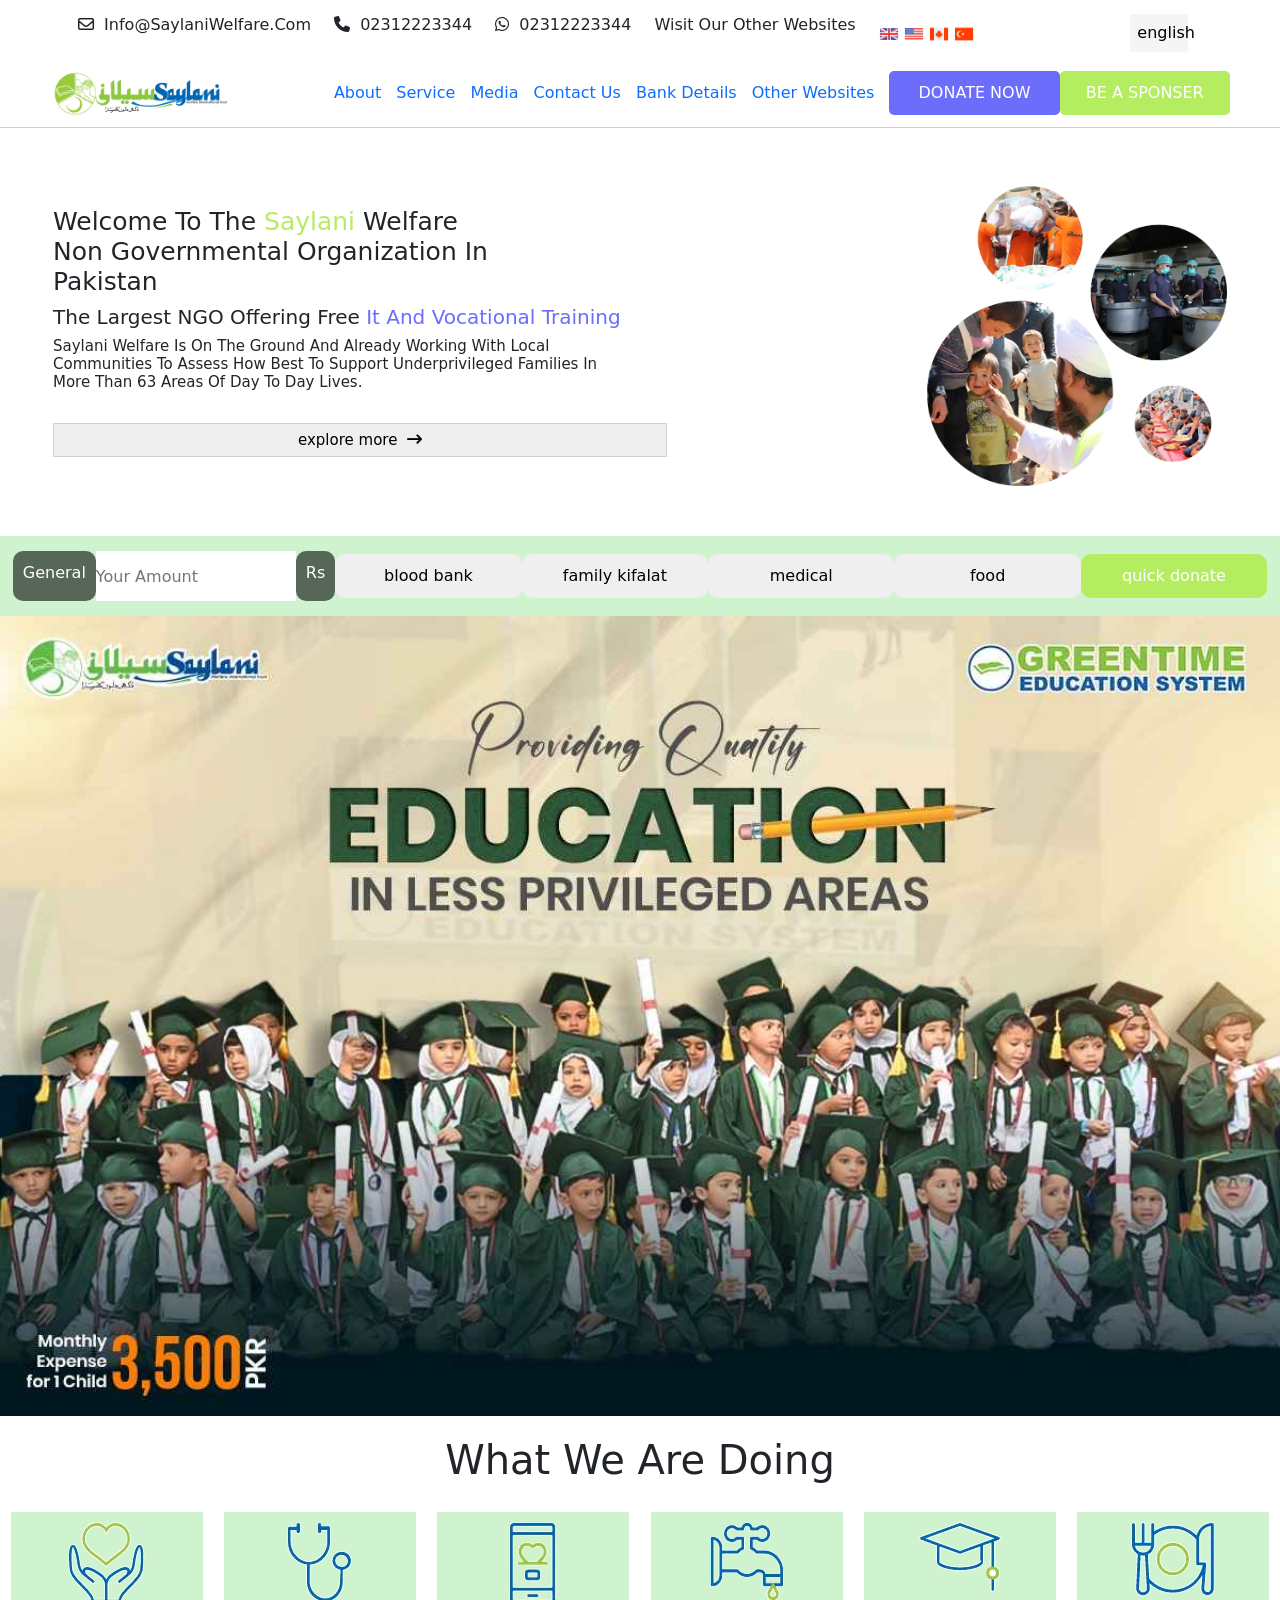
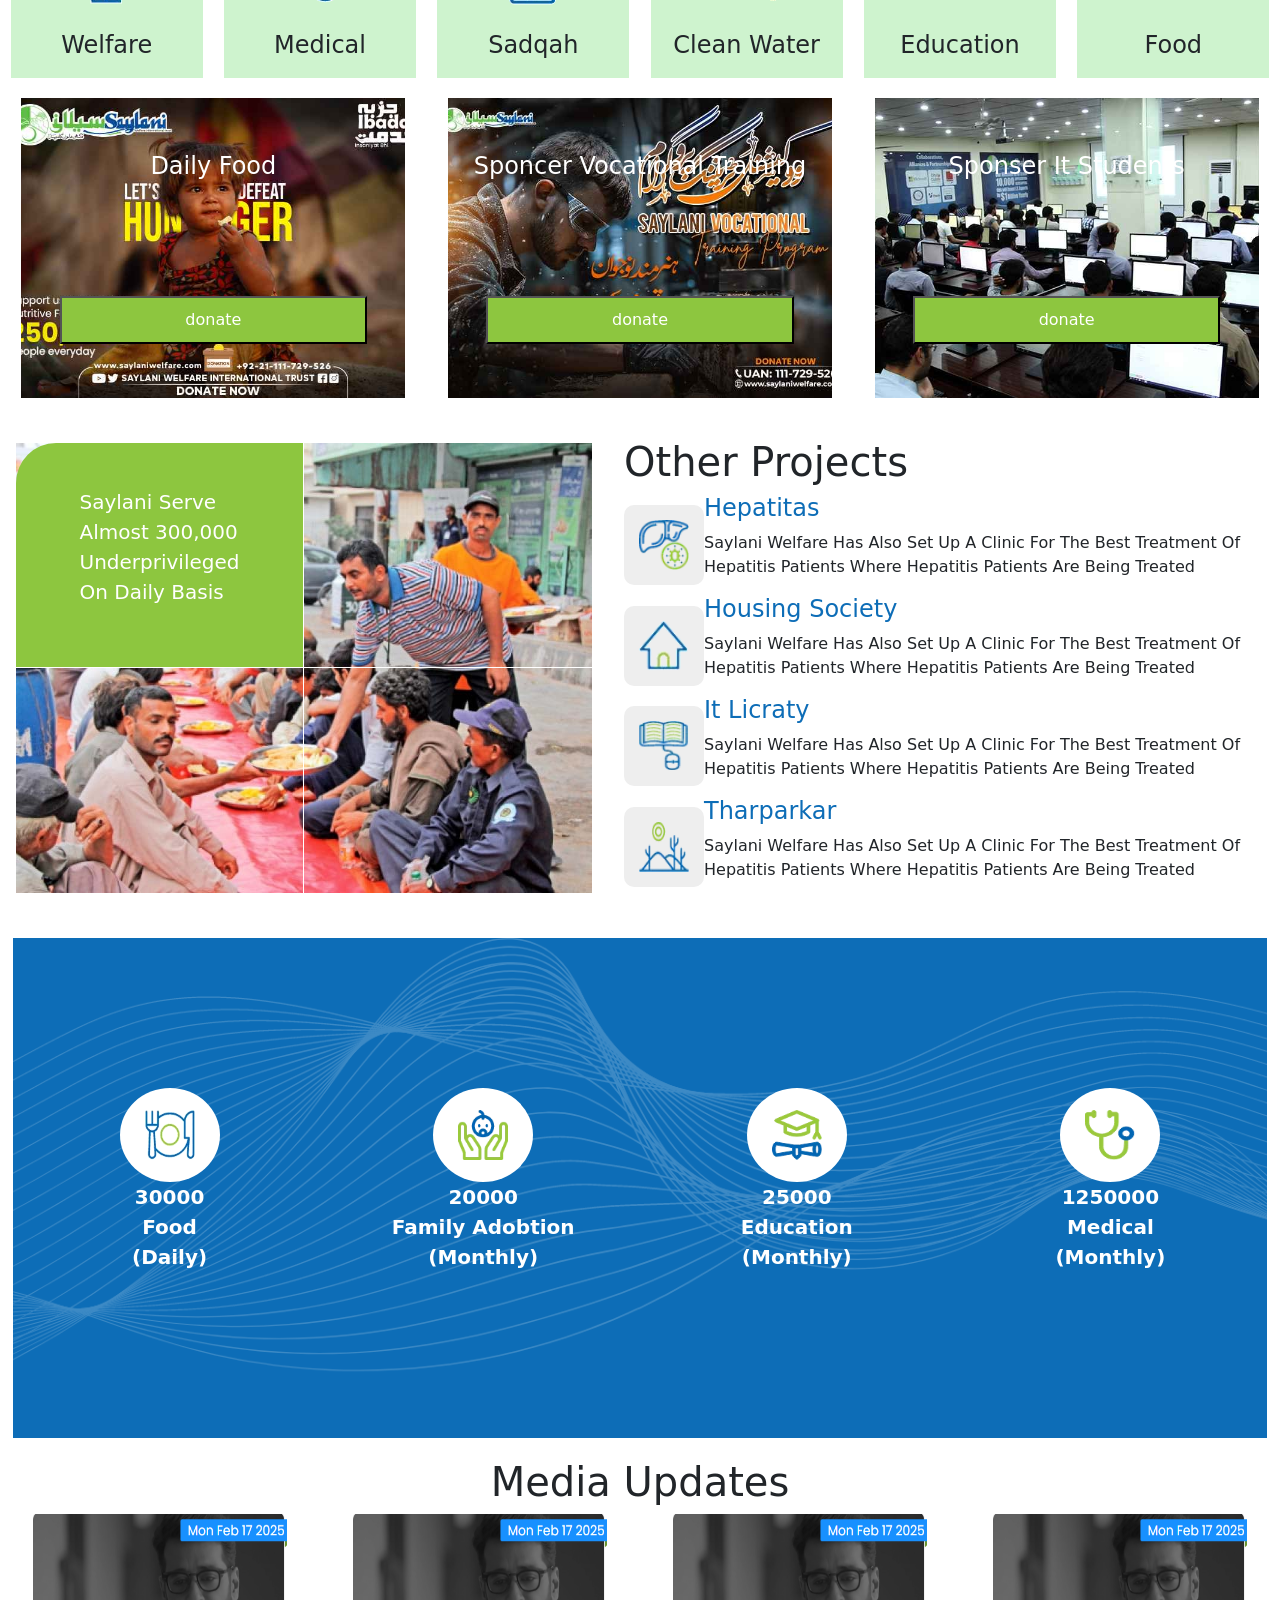
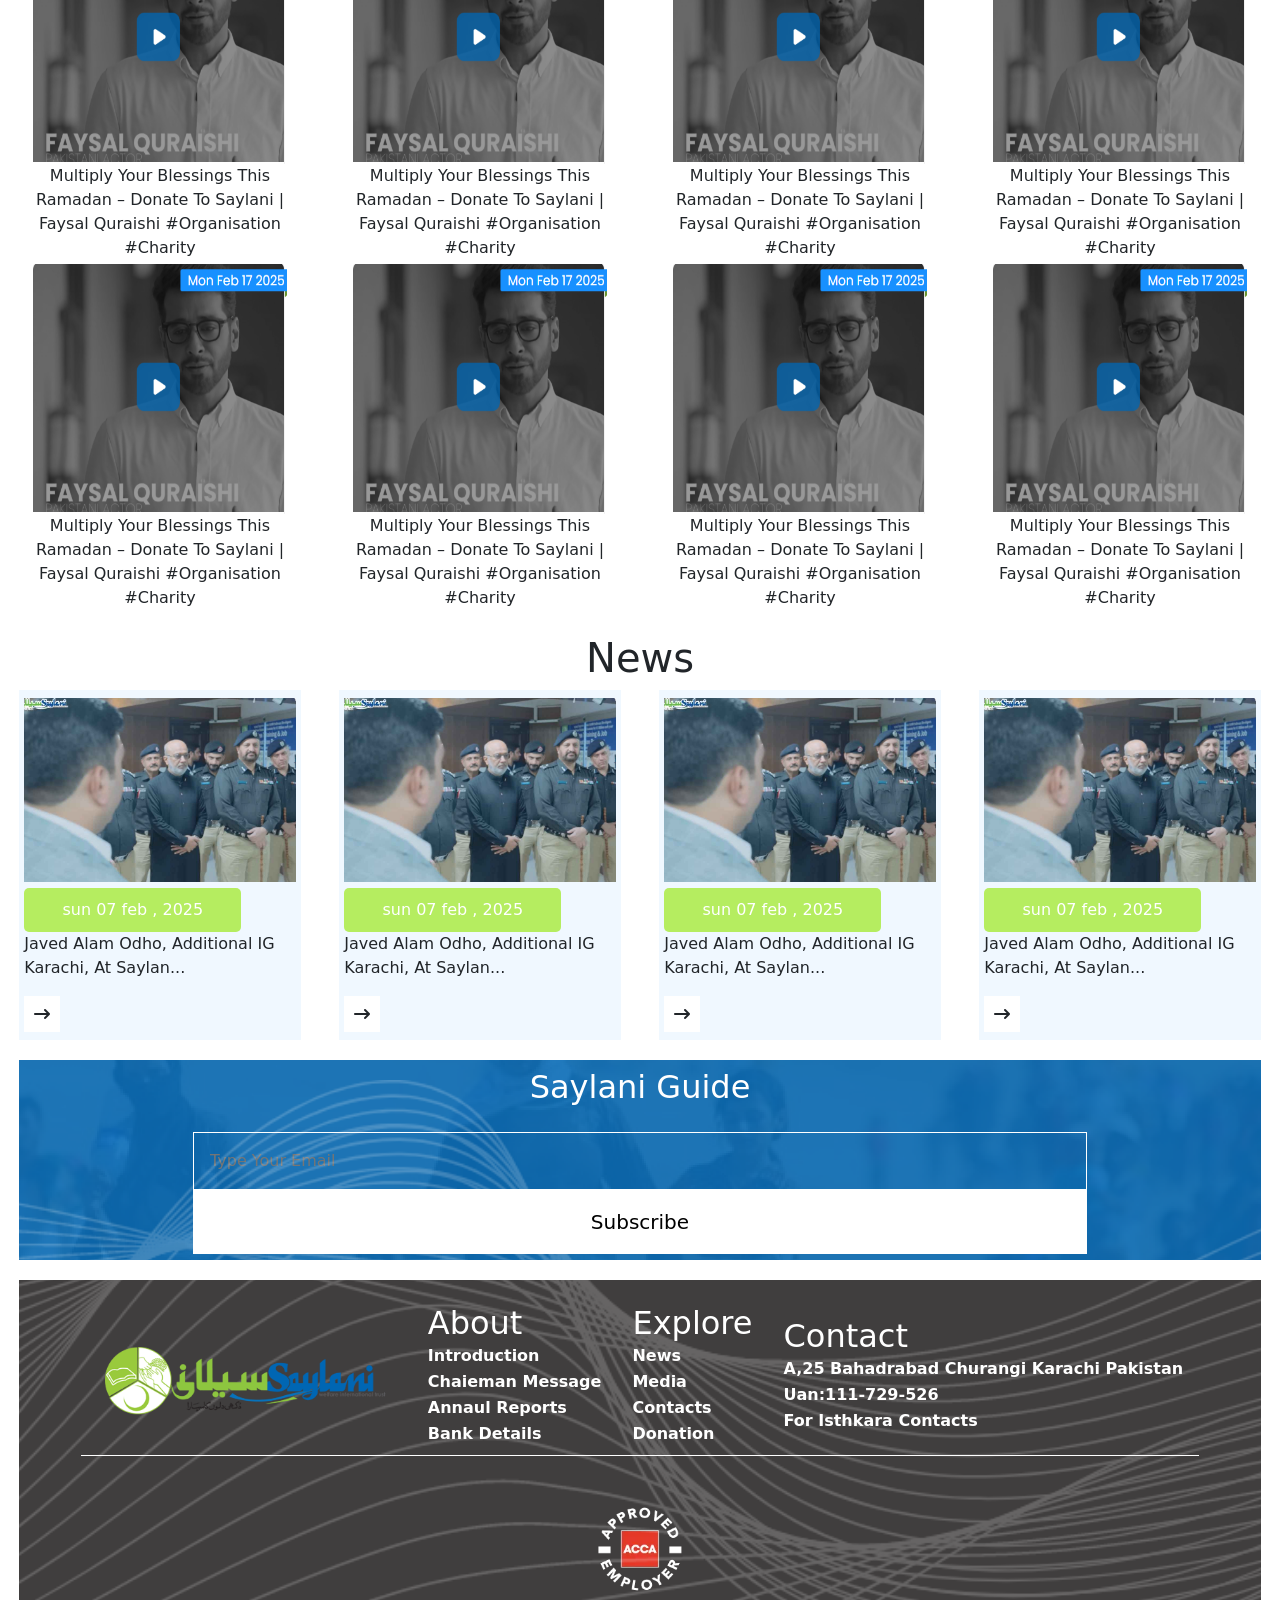
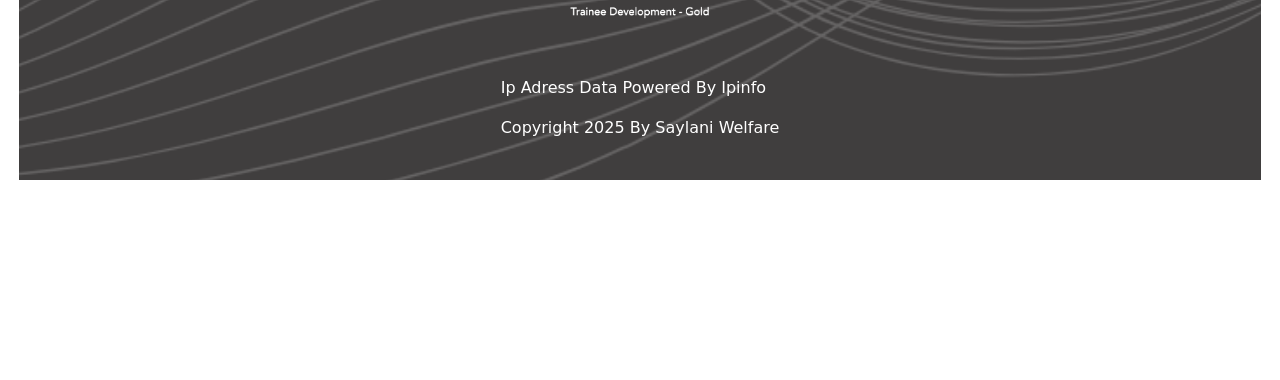
<file: sayllani/index.html>
<!DOCTYPE html>
<html lang="en">

<head>
    <meta charset="UTF-8">
    <meta name="viewport" content="width=device-width, initial-scale=1.0">
    <title>sayllani</title>
    <link rel="stylesheet" href="style.css">
    <link rel="stylesheet" href="https://cdnjs.cloudflare.com/ajax/libs/font-awesome/6.7.2/css/all.min.css"
        integrity="sha512-Evv84Mr4kqVGRNSgIGL/F/aIDqQb7xQ2vcrdIwxfjThSH8CSR7PBEakCr51Ck+w+/U6swU2Im1vVX0SVk9ABhg=="
        crossorigin="anonymous" referrerpolicy="no-referrer" />
    <link href="https://cdn.jsdelivr.net/npm/bootstrap@5.3.3/dist/css/bootstrap.min.css" rel="stylesheet"
        integrity="sha384-QWTKZyjpPEjISv5WaRU9OFeRpok6YctnYmDr5pNlyT2bRjXh0JMhjY6hW+ALEwIH" crossorigin="anonymous">

</head>

<body>
    <div class="main">

        <div class="navbar">
            <div class="nav-1">
                <div class="n-h">
                    <p> <i class="fa-regular fa-envelope"></i>info@SaylaniWelfare.com
                    </p>
                    <p><i class="fa-solid fa-phone"></i>02312223344</p>
                    <p><i class="fa-brands fa-whatsapp"></i>02312223344</p>
                    <p>wisit our other websites</p>
                    <div class="f">
                        <img src="./assets/f-1.png" alt="">
                        <img src="./assets/f-2.png" alt="">
                        <img src="./assets/f-3.png" alt="">
                        <img src="./assets/f-4.png" alt="">
                    </div>
                </div>
                <div>
                    <button
                        style="background-color: whitesmoke; color: black; padding: 7px; border: none;">english</button>
                </div>
            </div>
            <div class="arr"><i class="fa-solid fa-angle-down"></i></div>
            <div class="nav-2">
                <div class="logo">
                    <img src="./assets/logo.png" alt="">
                </div>
                <div class="items">
                    <a href="">about</a>
                    <a href="">service</a>
                    <a href="">media </a>
                    <a href="">contact us</a>
                    <a href="">bank details</a>
                    <a href="">other websites</a>
                    <div class="butt">
                        <button style="background-color: rgb(109, 109, 252);">DONATE NOW</button>
                        <button style="background-color: rgb(181, 237, 96); display: inline-block;">BE A SPONSER</button>
                    </div>
                </div>
                <div class="list">
                    <i class="fa-solid fa-bars"></i>
                </div>
            </div>
        </div>
        <div class="hero">
            <div class="h1">
                <h1 style="font-size: 25px;">Welcome to the <span style="color:rgb(181, 237, 96);">Saylani</span>
                    Welfare <br>
                    Non Governmental Organization in <br>pakistan</h1>
                <h3 style="font-size: 20px;">The largest NGO offering free <span style="color:rgb(109, 109, 252);">it
                        and vocational training</span></h3>
                <p style="font-size: 15px;">Saylani Welfare is on the ground and already working with local <br>
                    communities to assess how best to support underprivileged families in <br> more than 63 areas of day
                    to day lives.</p>
                <button style="font-size: 15px; padding: 7px; border: 1px solid rgb(218, 205, 205);">explore more<i
                        class="fa-solid fa-arrow-right-long"></i></button>
            </div>
            <div class="hero-pic">
                <img src="./assets/main-pic.webp" alt="">
            </div>
        </div>
        <div class="d-butt">
            <div class="al-but">
                <div style="display: flex; height: 50px;"><span>general</span><input type="number" placeholder="your amount" id=""> <span>rs</span></div>
                <button>blood bank</button>
                <button>family kifalat</button>
                <button>medical</button>
                <button>food</button>
                <button style="background-color:rgb(181, 237, 96) ;color: white;">quick donate</button>
            </div>
        </div>
        <div class="caro">
            <div id="carouselExampleSlidesOnly" class="carousel slide" data-bs-ride="carousel">
                <div class="carousel-inner">
                    <div class="carousel-item active">
                        <img src="./assets/school.jpg" class="d-block w-100" alt="...">
                    </div>
                    <div class="carousel-item">
                        <img src="./assets/goat.jpg" class="d-block w-100" alt="...">
                    </div>

                </div>
            </div>
        </div>
        <div class="car">
            <h1>what we are doing</h1>
            <div class="do">
                <div><img src="./assets/wel.webp" alt="">
                    <h4>welfare</h4>
                </div>
                <div><img src="./assets/med.webp" alt="">
                    <h4>medical</h4>
                </div>
                <div><img src="./assets/sad.webp" alt="">
                    <h4>sadqah</h4>
                </div>
                <div><img src="./assets/wat.webp" alt="">
                    <h4>clean water</h4>
                </div>
                <div><img src="./assets/edu.webp" alt="">
                    <h4>education</h4>
                </div>
                <div><img src="./assets/food.webp" alt="">
                    <h4>food</h4>
                </div>
            </div>
        </div>
        <div id="card">
            <div class="car-1 cards">
                <h4>daily food</h4>
                <button>donate</button>
            </div>
            <div class="car-2 cards">
                <h4>sponcer vocational training</h4>
                <button>donate</button>

            </div>
            <div class="car-3 cards">
                <h4>sponser it students</h4>
                <button>donate</button>


            </div>
        </div>
        <div id="ift">
            <div class="ift-pic">
                <div class="bg-color">
                    <p>
                        Saylani serve <br> almost 300,000 <br>underprivileged <br> on daily basis


                    </p>
                </div>
                <div class="bor-1">

                </div>
                <div class="bor-2">

                </div>
                <div class="bpr-3"></div>
            </div>
            <div class="our-pro">
                <h1>other projects</h1>
                <div class="my-proj">
                    <div class="line">
                        <div><img src="./assets/hep.webp" alt=""></div>
                        <div>
                            <h4 style="color:#0d6db7">hepatitas</h4>
                            <p>Saylani Welfare has also set up a clinic for the best treatment of hepatitis patients
                                where hepatitis patients are being treated
                            </p>
                        </div>
                    </div>
                    <div class="line">
                        <div><img src="./assets/home.webp" alt=""></div>
                        <div>
                            <h4 style="color:#0d6db7">housing society</h4>
                            <p>Saylani Welfare has also set up a clinic for the best treatment of hepatitis patients
                                where hepatitis patients are being treated
                            </p>
                        </div>
                    </div>
                    <div class="line">
                        <div><img src="./assets/it.webp" alt=""></div>
                        <div>
                            <h4 style="color:#0d6db7">it licraty</h4>
                            <p>Saylani Welfare has also set up a clinic for the best treatment of hepatitis patients
                                where hepatitis patients are being treated
                            </p>
                        </div>
                    </div>
                    <div class="line">
                        <div><img src="./assets/thar.webp" alt=""></div>
                        <div>
                            <h4 style="color:#0d6db7">tharparkar</h4>
                            <p>Saylani Welfare has also set up a clinic for the best treatment of hepatitis patients
                                where hepatitis patients are being treated
                            </p>
                        </div>
                    </div>
                </div>
            </div>
        </div>
        <div class="serv">
            <div class="blue">
                <div class="png">
                </div>
                <div id="my-icon">
                    <div class="icon icon-1">
                        <div><img src="./assets/food.webp" alt=""></div>
                        <p>30000 <br>food <br>(daily)</p>

                    </div>
                    <div class="icon icon-2">
                        <div><img src="./assets/fam.webp" alt=""></div>
                        <p>20000 <br> family adobtion <br>(monthly)</p>
                    </div>
                    <div class="icon icon-3">
                        <div><img src="./assets/educator.webp" alt=""></div>
                        <p>25000 <br>education <br>(monthly)</p>
                    </div>
                    <div class="icon icon-4">
                        <div>
                            <img src="./assets/medical.webp" alt="">
                        </div>
                        <p>1250000 <br>medical <br>(monthly) </p>
                    </div>
                </div>
            </div>
        </div>
        <div id="m-u">
            <h1>media updates</h1>
            <div class="mu-c">
                <div class="upd-car">
                    <div>
                        <img src="./assets/mu card.png" alt="">
                    </div>
                    <div>
                        <p>Multiply Your Blessings This Ramadan – Donate to Saylani | Faysal Quraishi
                            #Organisation #Charity
                            </p>
                    </div>
                </div>
                <div class="upd-car">
                    <div>
                        <img src="./assets/mu card.png" alt="">
                    </div>
                    <div>
                        <p>Multiply Your Blessings This Ramadan – Donate to Saylani | Faysal Quraishi
                            #Organisation #Charity
                            </p>
                    </div>
                </div>
                <div class="upd-car">
                    <div>
                        <img src="./assets/mu card.png" alt="">
                    </div>
                    <div>
                        <p>Multiply Your Blessings This Ramadan – Donate to Saylani | Faysal Quraishi
                            #Organisation #Charity
                            </p>
                    </div>
                </div>
                <div class="upd-car">
                    <div>
                        <img src="./assets/mu card.png" alt="">
                    </div>
                    <div>
                        <p>Multiply Your Blessings This Ramadan – Donate to Saylani | Faysal Quraishi
                            #Organisation #Charity
                            </p>
                    </div>
                </div>
                <div class="upd-car">
                    <div>
                        <img src="./assets/mu card.png" alt="">
                    </div>
                    <div>
                        <p>Multiply Your Blessings This Ramadan – Donate to Saylani | Faysal Quraishi
                            #Organisation #Charity
                            </p>
                    </div>
                </div>
                <div class="upd-car">
                    <div>
                        <img src="./assets/mu card.png" alt="">
                    </div>
                    <div>
                        <p>Multiply Your Blessings This Ramadan – Donate to Saylani | Faysal Quraishi
                            #Organisation #Charity
                            </p>
                    </div>
                </div>
                <div class="upd-car">
                    <div>
                        <img src="./assets/mu card.png" alt="">
                    </div>
                    <div>
                        <p>Multiply Your Blessings This Ramadan – Donate to Saylani | Faysal Quraishi
                            #Organisation #Charity
                            </p>
                    </div>
                </div>
                <div class="upd-car">
                    <div>
                        <img src="./assets/mu card.png" alt="">
                    </div>
                    <div>
                        <p>Multiply Your Blessings This Ramadan – Donate to Saylani | Faysal Quraishi
                            #Organisation #Charity
                            </p>
                    </div>
                </div>
                
                    
                
            </div>
            
              
        </div>
        <div id="news">
            <h1>news</h1>
            <div class="n-c">
                <div class="news-cards" style="background-color: aliceblue;">
                    <div>
                        <img src="./assets/new card.png" alt="">
                    </div>
                    <div>
                        <button style="background-color: rgb(181, 237, 96) ; padding: 10px; color: white; border: none;
                        border-radius: 5px;">sun 07 feb , 2025</button>
                        <p>Javed Alam Odho, Additional IG Karachi, at Saylan...
                        </p>
                        <i
                        class="fa-solid fa-arrow-right-long" style="padding: 10px; background-color: white;"></i>
                    </div>
                </div>
                <div class="news-cards" style="background-color: aliceblue;">
                    <div>
                        <img src="./assets/new card.png" alt="">
                    </div>
                    <div>
                        <button style="background-color: rgb(181, 237, 96) ; padding: 10px; color: white; border: none;
                        border-radius: 5px;">sun 07 feb , 2025</button>
                        <p>Javed Alam Odho, Additional IG Karachi, at Saylan...
                        </p>
                        <i
                        class="fa-solid fa-arrow-right-long" style="padding: 10px; background-color: white;"></i>
                    </div>
                </div>
                <div class="news-cards" style="background-color:aliceblue;">
                    <div>
                        <img src="./assets/new card.png" alt="">
                    </div>
                    <div>
                        <button style="background-color: rgb(181, 237, 96) ; padding: 10px; color: white; border: none;
                        border-radius: 5px;">sun 07 feb , 2025</button>
                        <p>Javed Alam Odho, Additional IG Karachi, at Saylan...
                        </p>
                        <i
                        class="fa-solid fa-arrow-right-long" style="padding: 10px; background-color: white;"></i>
                    </div>
                </div>
                <div class="news-cards" style="background-color: aliceblue;">
                    <div>
                        <img src="./assets/new card.png" alt="">
                    </div>
                    <div>
                        <button style="background-color: rgb(181, 237, 96) ; padding: 10px; color: white; border: none;
                        border-radius: 5px;">sun 07 feb , 2025</button>
                        <p>Javed Alam Odho, Additional IG Karachi, at Saylan...
                        </p>
                        <i
                        class="fa-solid fa-arrow-right-long" style="padding: 10px; background-color: white;"></i>
                    </div>
                </div>
            </div>
        </div>
        <div class="back-gu">
            <div class="guide">
                <h2 style="color: white;">Saylani Guide</h2>
                <div class="email">
                    <input type="email"  placeholder="type your email" style= " color :white; border :none; padding:16px; background: none;border: 1px solid white;"> 
                    <button style="background: white;padding: 17px 50px; border: none; color: black; font-size: 20px;">Subscribe</button>
                </div>
            </div>

        </div>
        <div class="footr">
            <div class="black">
                <div id="black-png">
                </div>
                <div class="content-foot">
                    <div id="foot-logo">
                        <img src="./assets/logo.png" alt="">
                    </div>
                    <div class="about">
                        <h2>About</h2>
                        <p>introduction</p>
                        <p>chaieman message</p>
                        <p>annaul reports</p>
                        <p>bank details</p>
                    </div>
                    <div class="explo">
                        <h2>explore</h2>
                        <p>news</p>
                        <p>media</p>
                        <p>contacts</p>
                        <p>donation</p>
                    </div>
                    <div class="contact">
                        <h2>contact</h2>
                        <p>a,25 bahadrabad churangi karachi pakistan 
                        </p>
                           <p> uan:111-729-526 <p>
                            for isthkara contacts
                    </div>
                </div>
                <div class="pic-foot">
                    <img src="./assets/footer-acca.webp" alt="">
                </div>
                <div class="para">
                    <p>ip adress data powered by ipinfo</p>
                    <p>copyright 2025 by saylani welfare</p>
                </div>
            </div>
            

        </div>
    </div>
    <script src="https://cdn.jsdelivr.net/npm/bootstrap@5.3.3/dist/js/bootstrap.bundle.min.js"
        integrity="sha384-YvpcrYf0tY3lHB60NNkmXc5s9fDVZLESaAA55NDzOxhy9GkcIdslK1eN7N6jIeHz"
        crossorigin="anonymous"></script>

</body>

</html>
</file>
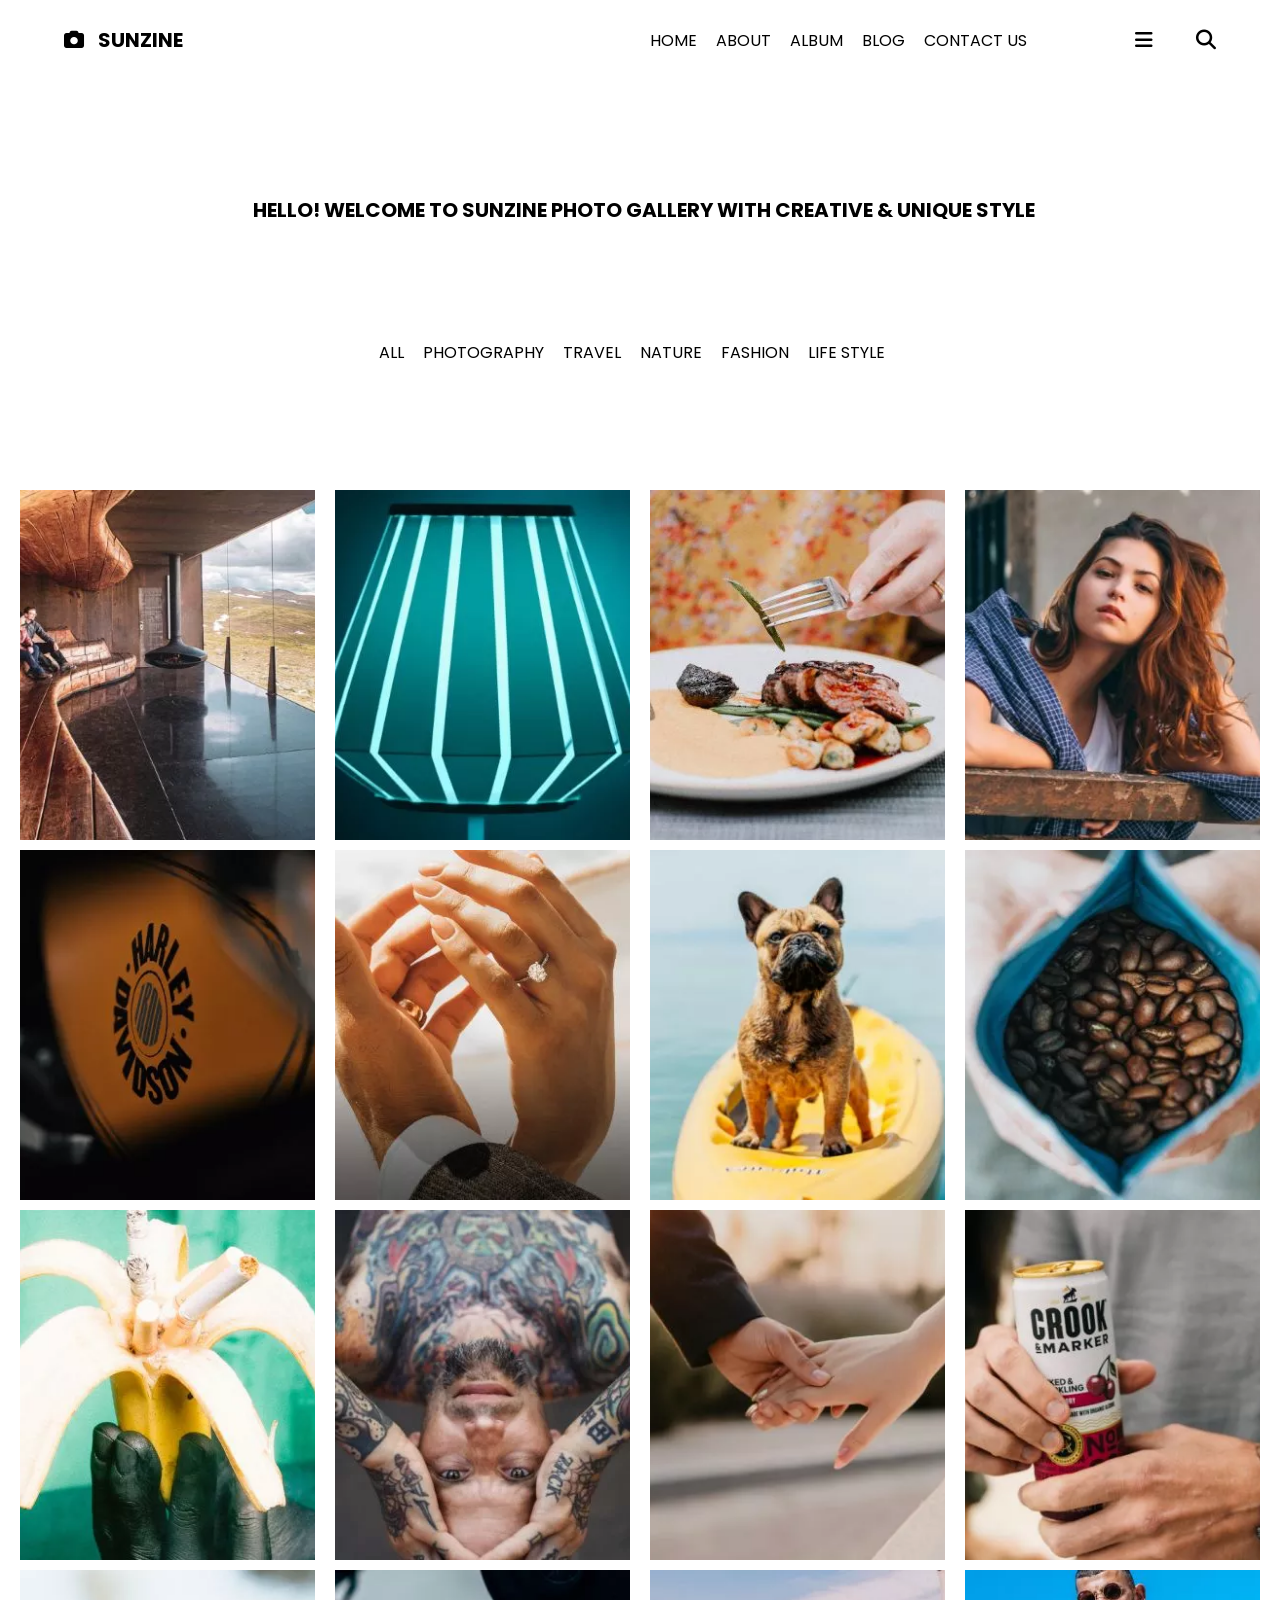
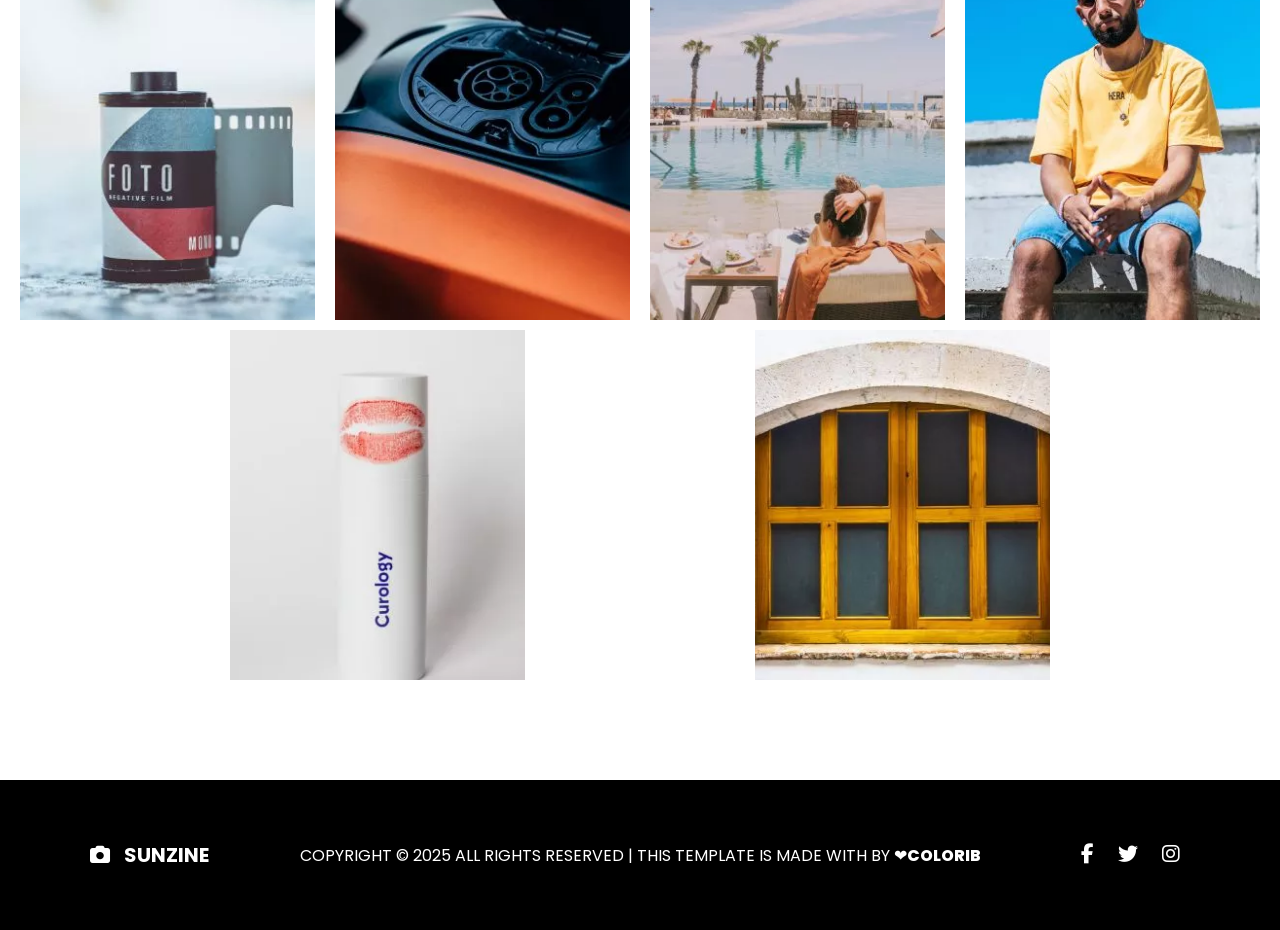
<file: sunzine/index.html>
<!DOCTYPE html>
<html lang="en">

<head>
    <meta charset="UTF-8">
    <meta name="viewport" content="width=device-width, initial-scale=1.0">
    <title>suzine</title>
    <link rel="stylesheet" href="style.css">
    <style>
        @import url('https://fonts.googleapis.com/css2?family=Poppins:ital,wght@0,100;0,200;0,300;0,400;0,500;0,600;0,700;0,800;0,900;1,100;1,200;1,300;1,400;1,500;1,600;1,700;1,800;1,900&display=swap');
    </style>
    <link rel="stylesheet" href="https://cdnjs.cloudflare.com/ajax/libs/font-awesome/6.7.2/css/all.min.css"
        integrity="sha512-Evv84Mr4kqVGRNSgIGL/F/aIDqQb7xQ2vcrdIwxfjThSH8CSR7PBEakCr51Ck+w+/U6swU2Im1vVX0SVk9ABhg=="
        crossorigin="anonymous" referrerpolicy="no-referrer" />
</head>

<body>
    <div class="main-body">
        <div class="main-nav">
            <div class="navbar">
                <div class="logo"><i class="fa-solid fa-camera"></i>
                    <h1>sunzine</h1>
                </div>
                <div class="item">
                    <ul>
                        <li>home</li>
                        <li>about</li>
                        <li>album</li>
                        <li>blog</li>
                        <li>contact us</li>
                    </ul>
                </div>
                <div class="icon"><i class="fa-solid fa-bars hi"></i><i class="fa-solid fa-magnifying-glass hi"></i></div>
            </div>
        </div>
        <div class="main-he">
            <div class="heading">
                <div class="he-h1">
                    <h1>Hello! Welcome to SUNZINE photo gallery With Creative & Unique Style</h1>
                </div>
                <div class="he-item">
                    <ul>
                        <li>all</li>
                        <li>photography</li>
                        <li>travel</li>
                        <li>nature</li>
                        <li>fashion</li>
                        <li>life style</li>
                    </ul>
                </div>
            </div>
        </div>
        <div class="main-con">

            <div class="box" style="background-image: url(./assets/1.webp);"></div>
            <div class="box" style="background-image: url(./assets/2.webp);"></div>
            <div class="box" style="background-image: url(./assets/3.webp);"></div>
            <div class="box" style="background-image: url(./assets/4.webp);"></div>

            <div class="box" style="background-image: url(./assets/5.webp);"></div>
            <div class="box" style="background-image: url(./assets/6.webp);"></div>
            <div class="box" style="background-image: url(./assets/7.webp);"></div>
            <div class="box" style="background-image: url(./assets/8.webp);"></div>
            <div class="box" style="background-image: url(./assets/9.webp);"></div>
            <div class="box" style="background-image: url(./assets/10.webp);"></div>
            <div class="box" style="background-image: url(./assets/11.webp);"></div>
            <div class="box" style="background-image: url(./assets/12.webp);"></div>
            <div class="box" style="background-image: url(./assets/13.webp);"></div>
            <div class="box" style="background-image: url(./assets/14.webp);"></div>
            <div class="box" style="background-image: url(./assets/15.webp);"></div>
            <div class="box" style="background-image: url(./assets/16.webp);"></div>
            <div class="box" style="background-image: url(./assets/17.webp);"></div>
            <div class="box" style="background-image: url(./assets/18.webp);"></div>
          

            <div class="footer">
                <div class="foot-logo"><i class="fa-solid fa-camera"></i>
                    <h1>sunzine</h1>
                </div>
                <div class="foot-con">
                    <p>Copyright © 2025 All rights reserved | This template is made with  by ❤<span>colorib</span></p>
                </div>
                <div class="foot-icon">
                    <i class="fa-brands fa-facebook-f"></i>
                    <i class="fa-brands fa-twitter"></i>
                    <i class="fa-brands fa-instagram"></i>
                </div>
            </div>
        </div>
    </div>
</body>

</html>
</file>
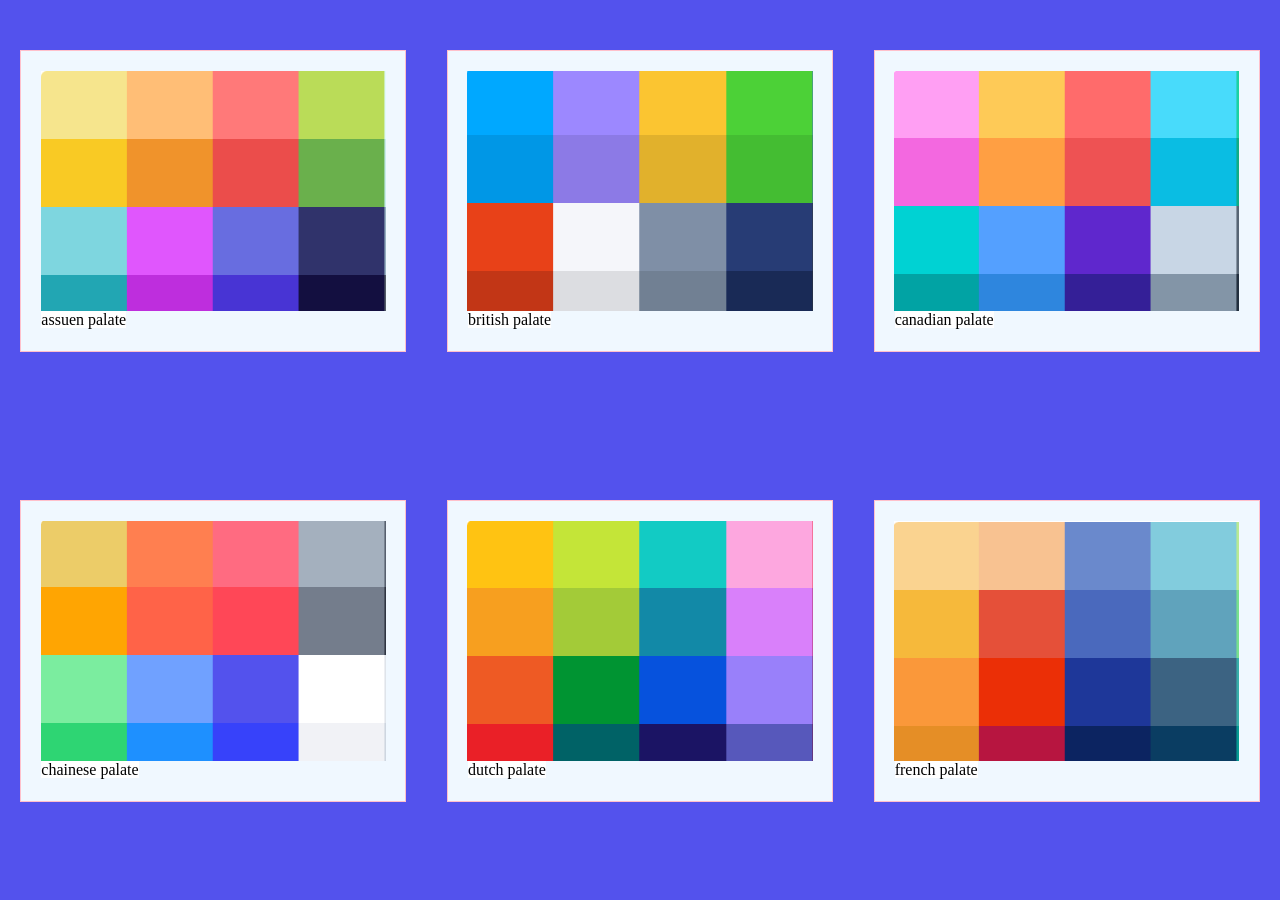
<file: ui colors/index.html>
<!DOCTYPE html>
<html lang="en">

<head>
    <meta charset="UTF-8">
    <meta name="viewport" content="width=device-width, initial-scale=1.0">
    <title>ui color</title>
    <style>
        * {
            margin: 0;
            padding: 0;
            background-color: #5352ed;
        }

        .main {
            width: 100%;
            height: 100vh;
            display: flex;
            flex-wrap: wrap;
            justify-content: space-around;
            /* align-items: ; */
            /* background-color: pink; */
        }

        .box {
            margin-top: 50px;
            width: 30%;
            height: 300px;
            border: 1px solid pink;
            background-color: aliceblue;
        }
        .box span{
            color: black;
            background-color: white;
            margin-left: 20px;
           
        }
        .img{
           margin: auto;
           margin-top: 20px;
            width: 90%;
            height: 80%;
        }
        .img1{
            background-image: url(./assets/1.png);
        }
        .img2{
            background-image: url(./assets/2.png);
        }
        .img3{
            background-image: url(./assets/3.png);
        }
        .img4{
            background-image: url(./assets/4.png);
        }
        .img5{
            background-image: url(./assets/5.png);
        }
        .img6{
            background-image: url(./assets/6.png);
        }
        @media screen and (max-width:900px) {
            .box{
                width: 40%;
            }
        }
        @media screen and (max-width:650px) {
            .box{
                width: 80%;
            }
        }
       
    </style>
</head>

<body>
    <div class="main">

        <div class="box">
            <a href="./box1.html">
                <div class="img img1"></div>
            </a>
                <span>assuen palate</span>
        </div>

        <div class="box"> <a href="./box2.html">
                <div class="img img2"></div>
            </a>
            <span>british palate</span>
        </div>
        <div class="box"> <a href="./box3.html">
                <div class="img img3"></div>
            </a>
            <span>canadian palate</span>
        </div>
        <div class="box"> <a href="./box4.html">
                <div class="img img4"></div>
            </a>
            <span>chainese palate</span>
        </div>
        <div class="box"> <a href="./box5.html">
                <div class="img img5"></div>
            </a>
            <span>dutch palate</span>
        </div>
        <div class="box"> <a href="./box6.html">
                <div class="img img6"></div>
            </a>
            <span>french palate</span>
        </div>

    </div>
</body>

</html>
</file>
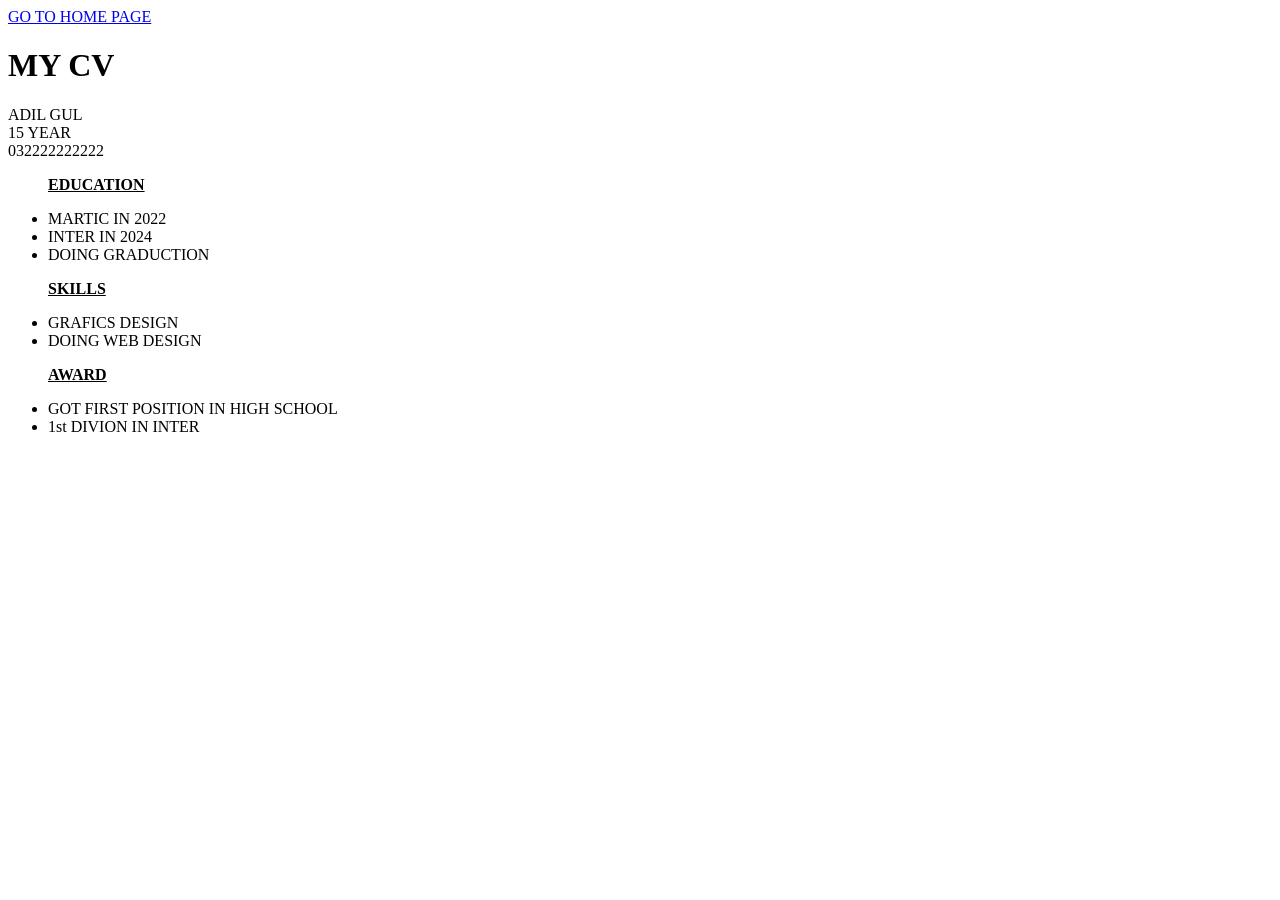
<file: 2nd assignment/cv.html>
<!DOCTYPE html>
<html lang="en">
<head>
    <meta charset="UTF-8">
    <meta name="viewport" content="width=device-width, initial-scale=1.0">
    <title>Document</title>
</head>
<body>
    <a href="./index.html">GO TO HOME PAGE</a>

    
    <h1>MY CV</h1>
    <P>ADIL GUL <br>15 YEAR <br>032222222222 <br></P>
    <ul>
        <p><U><b>EDUCATION</b></U></p>
        <li>MARTIC IN 2022</li>
        <li>INTER IN 2024</li>
        <li> DOING GRADUCTION</li>
    </ul>
    <UL>
        <p><b><U>SKILLS</b></U></p>
        <li>GRAFICS DESIGN</li>
        <li>DOING WEB DESIGN</li>
    </UL>
    <UL>
<p> <U><b>AWARD</U></b></p>

        <li>GOT FIRST POSITION IN HIGH SCHOOL</li>
        <li>1st DIVION IN INTER</li>
    </UL>
</body>
</html>
</file>
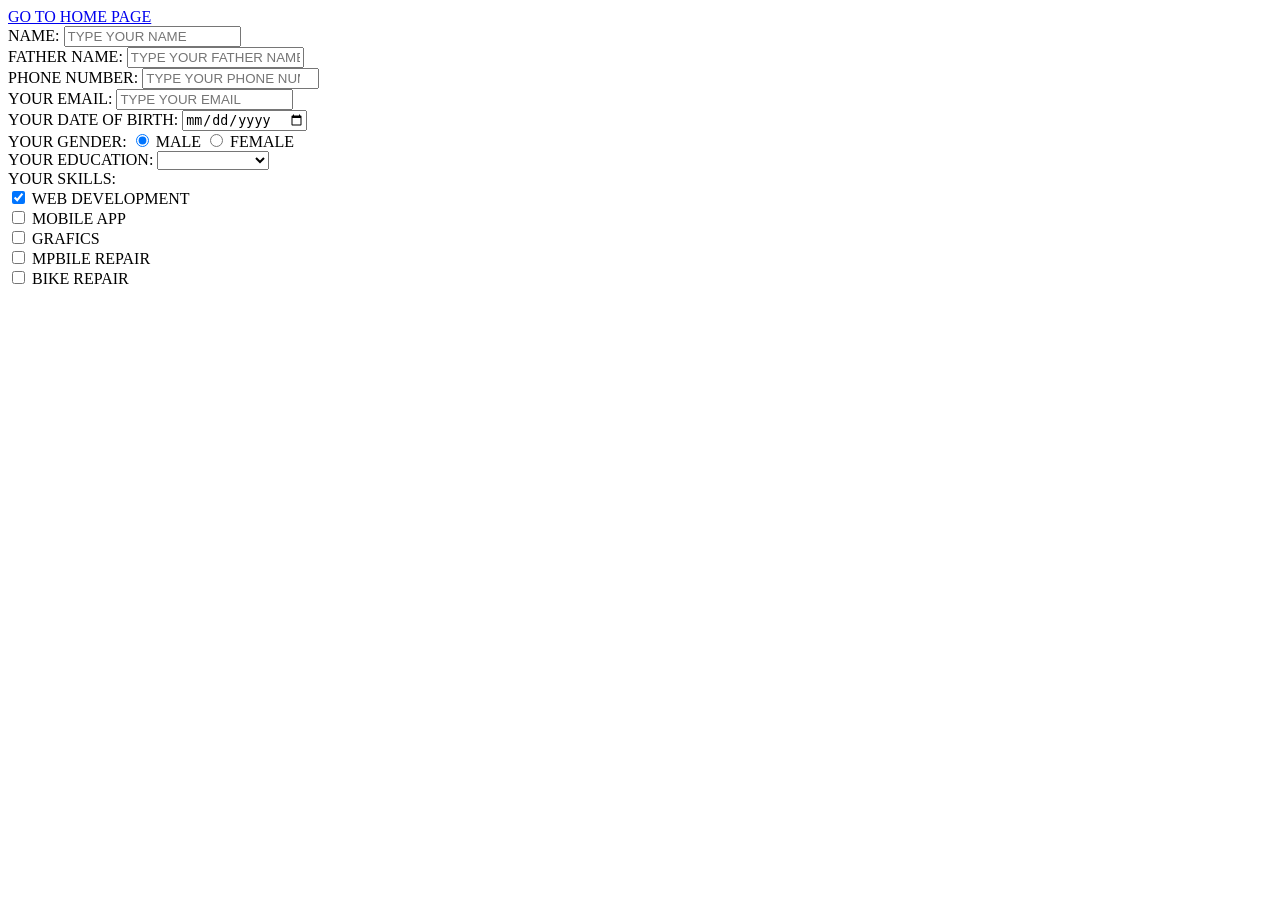
<file: 2nd assignment/form.html>
<!DOCTYPE html>
<html lang="en">
<head>
    <meta charset="UTF-8">
    <meta name="viewport" content="width=device-width, initial-scale=1.0">
    <title>Document</title>
</head>
<body>
    <a href="./index.html">GO TO HOME PAGE</a>

    <form >
    NAME:
    <input type="text" placeholder="TYPE YOUR NAME"><br>
    FATHER NAME:
<input type="text" placeholder="TYPE YOUR FATHER NAME"><br>
PHONE NUMBER:
<input type="number" placeholder="TYPE YOUR PHONE NUMBER"><br>
YOUR EMAIL:
<input type="email" placeholder="TYPE YOUR EMAIL"><br>
YOUR DATE OF BIRTH:
<input type="date" name="" id=""><br>
YOUR GENDER:
<input type="radio" name="gender" id="male" checked>
<label for="male">MALE</label>
<input type="radio" name="gender" id="female">
<label for="female">FEMALE</label><br>
YOUR EDUCATION:
<select name="" id="">
    <OPTION></OPTION>
    <option value="">MATRIC</option>
    <option value="">INTER</option>

    <option value="">GRADUCTION</option>
    <option value="">MASTER</option>

</select><br>
YOUR SKILLS: <br>
<input type="checkbox" name="" id="web" checked>
<label for="web">WEB DEVELOPMENT</label><br>
<input type="checkbox" name="" id="app">
<label for="app">MOBILE APP</label><br>
<input type="checkbox" name="" id="GRAFICS">
<label for="GRAFICS"> GRAFICS</label><br>
<input type="checkbox" name="" id="repair">
<label for="repair">MPBILE REPAIR</label><br>
<input type="checkbox" name="" id="r2">
<label for="r2">BIKE REPAIR</label>
</form>
</body>
</html>
</file>
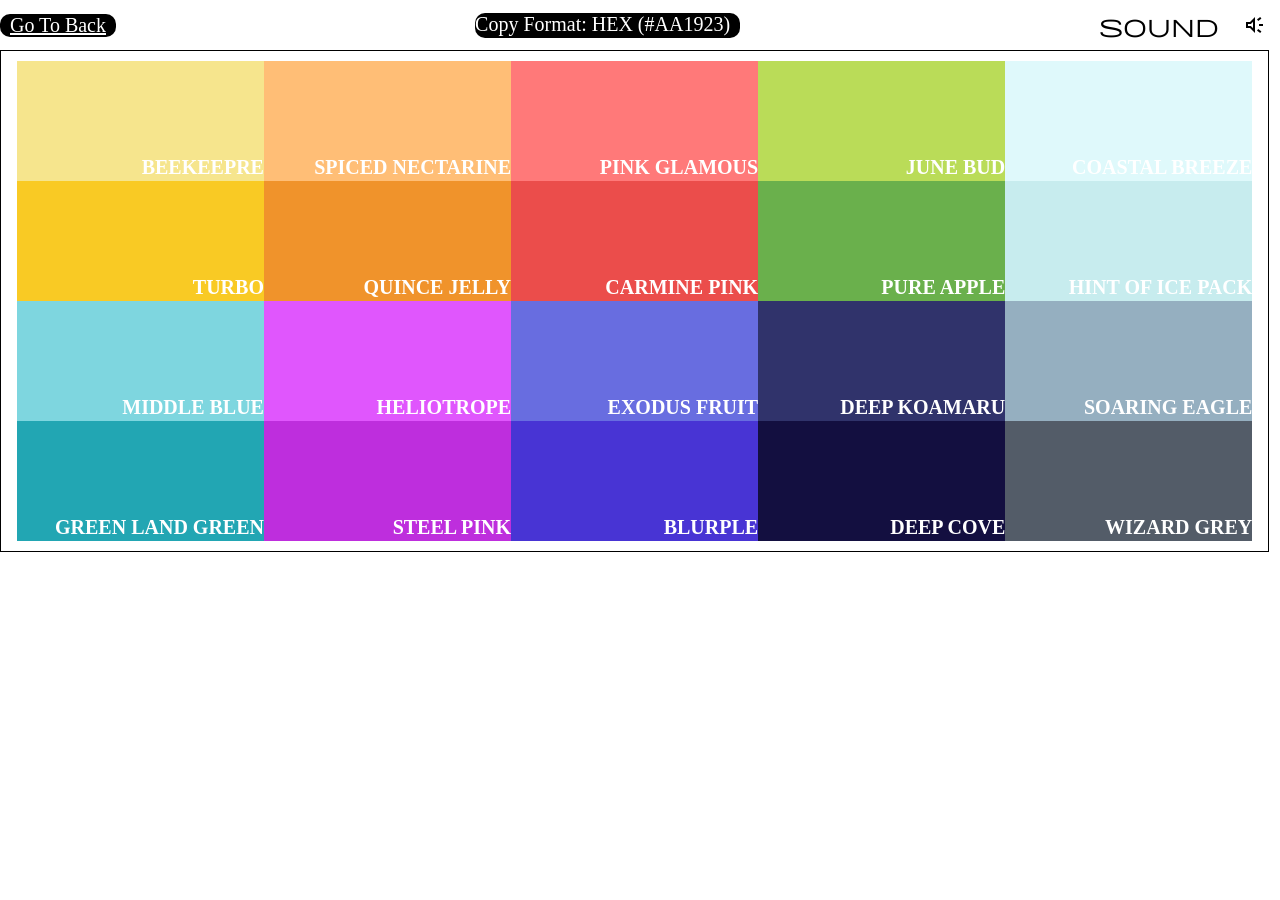
<file: ui colors/box1.html>
<!DOCTYPE html>
<html lang="en">
<head>
    <meta charset="UTF-8">
    <meta name="viewport" content="width=device-width, initial-scale=1.0">
    <title>Document</title>
    <link rel="stylesheet" href="https://fonts.googleapis.com/css2?family=Material+Symbols+Outlined:opsz,wght,FILL,GRAD@20..48,100..700,0..1,-50..200&icon_names=brand_awareness" />
    <style>
        *{
            margin: 0;
            padding: 0;
            font-size: 20px;
            text-transform: capitalize;

        }
        .navbar
        {
            width: 99%;
            height: 50px;
            /* border: 1px solid aqua; */
            display: flex;
            justify-content: space-between;
            align-items: center;
        }
        .butt{
            width: 265px;
            height: 25px;
            
            background-color: black;
            color: white;
            border-radius: 10px;
        }
        .navbar a{
            background-color: black;
            color: white;
            padding: 0 10px;
            border-radius: 10px;
        }
        .main{
            width: 99%;
            height: 500px;
            border: 1px solid black;
            display: flex;
            flex-wrap: wrap;
            justify-content: center;
            align-content: center;
        }
        .boxes{
            width: 19.5%;
            height: 120px;
            /* border: 1px solid black; */

        }
        .box1{
          background-color: #f6e58d;  
        }
        .box2{
          background-color: #ffbe76;  
        }
        .box3{
          background-color: #ff7979;  
        }
        .box4{
          background-color: #badc58;  
        }
        .box5{
          background-color: #dff9fb;  
        }
        .box6{
          background-color: #f9ca24;  
        }
        .box7{
          background-color: #f0932b;  
        }
        .box8{
          background-color:#eb4d4b;  
        }
        .box9{
          background-color:#6ab04c;  
        }
        .box10{
          background-color: #c7ecee;  
        }
        .box11{
          background-color: #7ed6df;  
        }
        .box12{
          background-color: #e056fd;  
        }
        .box13{
          background-color:#686de0;  
        }
        .box14{
          background-color:#30336b;  
        }
        .box15{
          background-color:#95afc0;  
        }
        .box16{
          background-color: #22a6b3;  
        }
        .box17{
          background-color: #be2edd;  
        }
        .box18{
          background-color:#4834d4;  
        }   .box19{
          background-color: #130f40;  
        }
        .box20{
          background-color: #535c68 ;  
        }
          .boxes p{
            display: flex;
            /* align-items : flex-end; */
            justify-content: end    ;
    padding-top: 95px;
    font-size: 20px;
    color: white;
    font-weight: 900;
        }
      


    </style>
</head>
<body>
    <div class="navbar"><a href="./index.html">go to back</a>
        <div class="butt"><p>Copy Format: HEX (#AA1923)

        </p></div>
        <span class="material-symbols-outlined">
            sound   
            brand_awareness
            </span>
    </div>

<div class="main">
   <div class="box1 boxes "> <P>BEEKEEPRE
</P></div>
   <div class="box2 boxes"> <P> SPICED NECTARINE
</P></div>
   <div class="box3 boxes"> <P>PINK GLAMOUS
</P></div>
   <div class="box4 boxes"> <P>  JUNE BUD
</P></div>
   <div class="box5 boxes"> <P>  COASTAL BREEZE
    
</P></div>
   <div class="box6 boxes"> <P>  TURBO </P></div>
   <div class="box7 boxes"> <P> QUINCE JELLY
</P></div>
   <div class="box8 boxes"> <P> CARMINE PINK
</P></div>
   <div class="box9 boxes"> <P> PURE APPLE
</P></div>
   <div class="box10 boxes"> <P>   HINT OF ICE PACK

</P></div>
   <div class="box11 boxes"> <P> MIDDLE BLUE
  </P></div>
   <div class="box12 boxes"> <P>HELIOTROPE</P></div>
   <div class="box13 boxes"> <P>EXODUS FRUIT
</P></div>
   <div class="box14 boxes"> <P>DEEP KOAMARU
</P></div>
   <div class="box15 boxes"> <P>  SOARING EAGLE
</P></div>
   <div class="box16 boxes"> <P> GREEN LAND GREEN
</P></div>
   <div class="box17 boxes"> <P> STEEL PINK
</P></div>
   <div class="box18 boxes"> <P>   BLURPLE
</P></div>
   <div class="box19 boxes"> <P>  DEEP COVE
</P></div>
   <div class="box20 boxes"> <P> WIZARD GREY  </P></div>
</div>
    
</body>
</html>
</file>
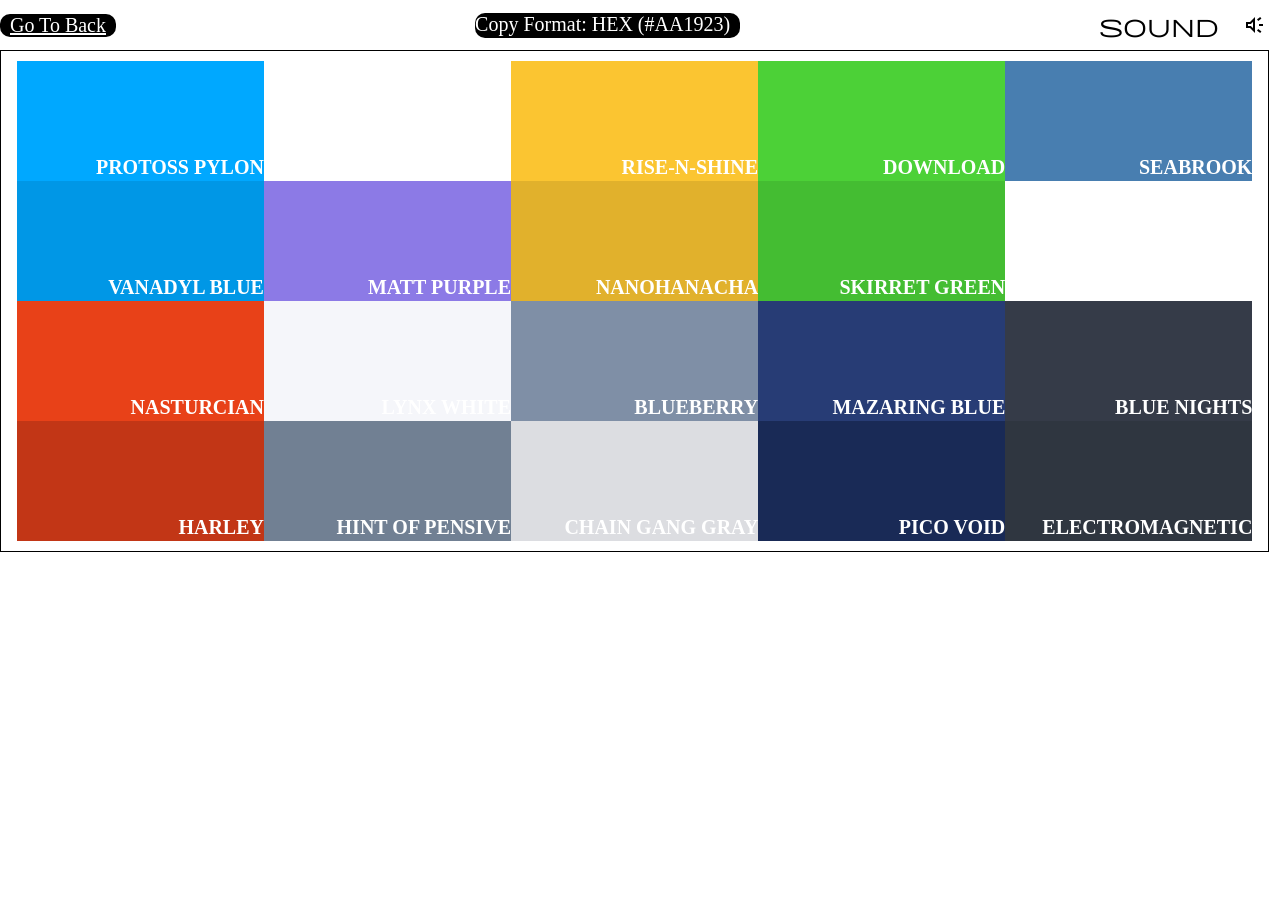
<file: ui colors/box2.html>
<!DOCTYPE html>
<html lang="en">
<head>
    <meta charset="UTF-8">
    <meta name="viewport" content="width=device-width, initial-scale=1.0">
    <title>Document</title>
    <link rel="stylesheet" href="https://fonts.googleapis.com/css2?family=Material+Symbols+Outlined:opsz,wght,FILL,GRAD@20..48,100..700,0..1,-50..200&icon_names=brand_awareness" />
    <style>
        *{
            margin: 0;
            padding: 0;
            font-size: 20px;
            text-transform: capitalize;

        }
        .navbar
        {
            width: 99%;
            height: 50px;
            /* border: 1px solid aqua; */
            display: flex;
            justify-content: space-between;
            align-items: center;
        }
        .butt{
            width: 265px;
            height: 25px;
            
            background-color: black;
            color: white;
            border-radius: 10px;
        }
        .navbar a{
            background-color: black;
            color: white;
            padding: 0 10px;
            border-radius: 10px;
        }
        .main{
            width: 99%;
            height: 500px;
            border: 1px solid black;
            display: flex;
            flex-wrap: wrap;
            justify-content: center;
            align-content: center;
        }
        .boxes{
            width: 19.5%;
            height: 120px;
            /* border: 1px solid black; */

        }
        
          .boxes p{
            display: flex;
            /* align-items : flex-end; */
            justify-content: end    ;
    padding-top: 95px;
    font-size: 20px;
    color: white;
    font-weight: 900;
        }
        .box1{
            background-color:#00a8ff ;
        }
        .box2{
            background-color:#9c88ff#fbc531 ;
        }
        .box3{
            background-color:#fbc531 ;
        }
        .box4{
            background-color:#4cd137;
        }
        .box5{
            background-color:#487eb0 ;
        }
        .box6{
            background-color:#0097e6 ;
        }
        .box7{
            background-color:#8c7ae6 ;
        }
        .box8{
            background-color:#e1b12c ;
        }
        .box9{
            background-color:#44bd32 ;
        }
        .box10{
            background-color:#40739e#e84118 ;
        }
        .box11{
            background-color:#e84118 ;
        }
        .box12{
            background-color: #f5f6fa;
        }
        .box13{
            background-color:#7f8fa6 ;
        }
        .box14{
            background-color:#273c75 ;
        }
        .box15{
            background-color: #353b48;
        }
        .box16{
            background-color:#c23616 ;
        }
        .box17{
            background-color:#718093 ;
        }
        .box18{
            background-color:#dcdde1 ;
        }
        .box19{
            background-color:#192a56 ;
        }
        .box20{
            background-color:#2f3640 ;
        }
        
      


    </style>
</head>
<body>
    <div class="navbar"><a href="./index.html">go to back</a>
        <div class="butt"><p>Copy Format: HEX (#AA1923)

        </p></div>
        <span class="material-symbols-outlined">
            sound   
            brand_awareness
            </span>
    </div>
<div class="main">
   <div class="box1 boxes "> <P> PROTOSS PYLON
</P></div>
   <div class="box2 boxes"> <P> PREWINKLE  </P></div>
   <div class="box3 boxes"> <P> RISE-N-SHINE
</P></div>
   <div class="box4 boxes"> <P>  DOWNLOAD  </P></div>
   <div class="box5 boxes"> <P>SEABROOK</P></div>
   <div class="box6 boxes"> <P>  VANADYL BLUE
</P></div>
   <div class="box7 boxes"> <P>  MATT PURPLE
</P></div>
   <div class="box8 boxes"> <P>  NANOHANACHA  </P></div>
   <div class="box9 boxes"> <P>   SKIRRET GREEN
</P></div>
   <div class="box10 boxes"> <P>  NAVAL </P></div>
   <div class="box11 boxes"> <P>NASTURCIAN</P></div>
   <div class="box12 boxes"> <P>   LYNX WHITE
 </P></div>
   <div class="box13 boxes"> <P> BLUEBERRY  </P></div>
   <div class="box14 boxes"> <P> MAZARING BLUE
</P></div>
   <div class="box15 boxes"> <P> BLUE NIGHTS
</P></div>
   <div class="box16 boxes"> <P>  HARLEY  </P></div>
   <div class="box17 boxes"> <P>  HINT OF PENSIVE
</P></div>
   <div class="box18 boxes"> <P>CHAIN GANG GRAY
</P></div>
   <div class="box19 boxes"> <P>PICO VOID
</P></div>
   <div class="box20 boxes"> <P>ELECTROMAGNETIC</P></div>
</div>

    
</body>
</html>
</file>
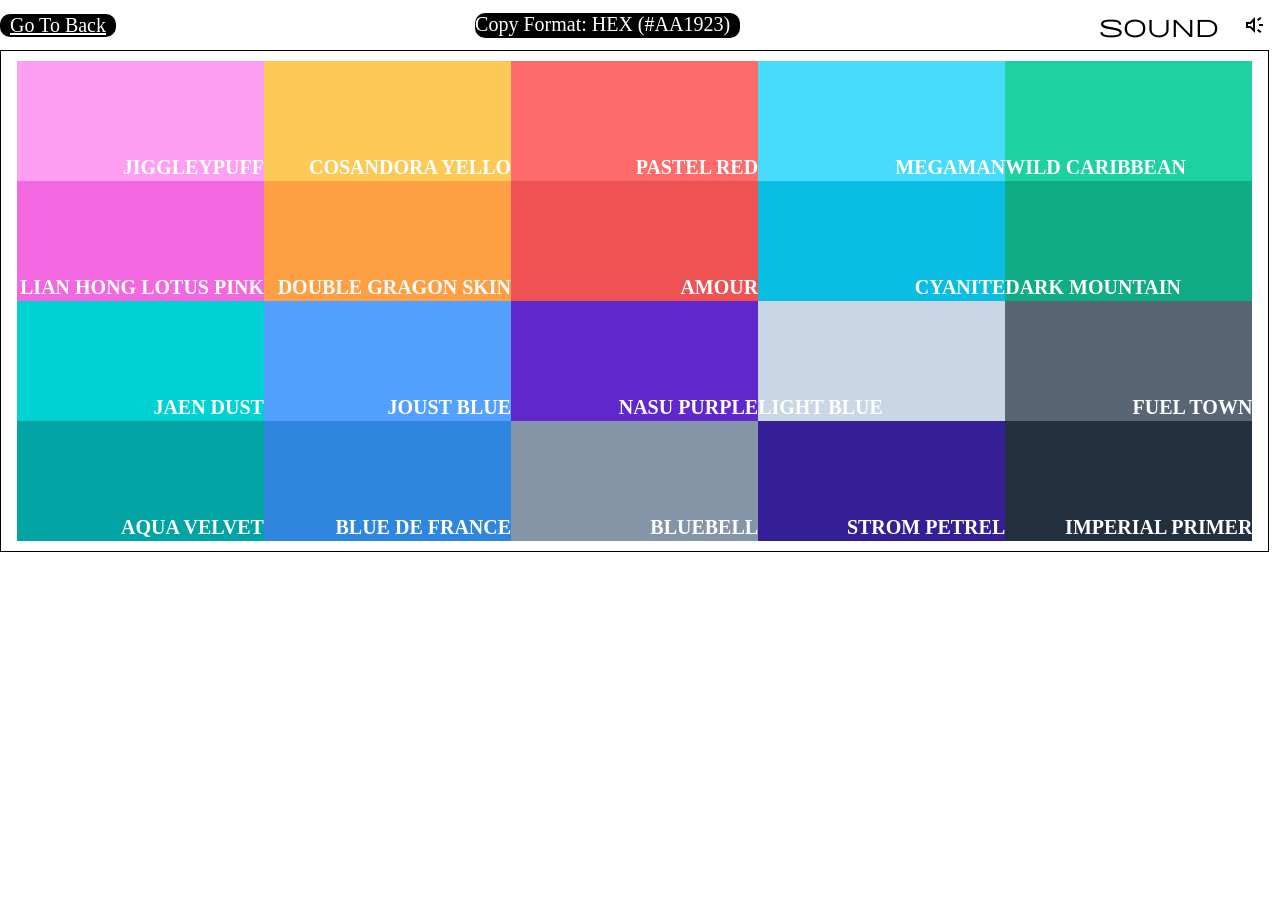
<file: ui colors/box3.html>
<!DOCTYPE html>
<html lang="en">
<head>
    <meta charset="UTF-8">
    <meta name="viewport" content="width=device-width, initial-scale=1.0">
    <title>Document</title>
    <link rel="stylesheet" href="https://fonts.googleapis.com/css2?family=Material+Symbols+Outlined:opsz,wght,FILL,GRAD@20..48,100..700,0..1,-50..200&icon_names=brand_awareness" />
    <style>
        *{
            margin: 0;
            padding: 0;
            font-size: 20px;
            text-transform: capitalize;

        }
        .navbar
        {
            width: 99%;
            height: 50px;
            /* border: 1px solid aqua; */
            display: flex;
            justify-content: space-between;
            align-items: center;
        }
        .butt{
            width: 265px;
            height: 25px;
            
            background-color: black;
            color: white;
            border-radius: 10px;
        }
        .navbar a{
            background-color: black;
            color: white;
            padding: 0 10px;
            border-radius: 10px;
        }
        .main{
            width: 99%;
            height: 500px;
            border: 1px solid black;
            display: flex;
            flex-wrap: wrap;
            justify-content: center;
            align-content: center;
        }
        .boxes{
            width: 19.5%;
            height: 120px;
            /* border: 1px solid black; */

        }
        
          .boxes p{
            display: flex;
            /* align-items : flex-end; */
            justify-content: end    ;
    padding-top: 95px;
    font-size: 20px;
    color: white;
    font-weight: 900;
        }
        .box1{
            background-color:#ff9ff3 ;
        }
        .box2{
            background-color:#feca57 ;
        }
        .box3{
            background-color:#ff6b6b ;
        }
        .box4{
            background-color:#48dbfb ;
        }
        .box5{
            background-color:#1dd1a1 ;
        }
        .box6{
            background-color: #f368e0;
        }
        .box7{
            background-color:#ff9f43 ;
        }
        .box8{
            background-color: #ee5253;
        }
        .box9{
            background-color:#0abde3 ;
        }
        .box10{
            background-color:#10ac84 ;
        }
        .box11{
            background-color: #00d2d3;
        }
        .box12{
            background-color: #54a0ff;
        }
        .box13{
            background-color:#5f27cd ;
        }
        .box14{
            background-color:#c8d6e5 ;
        }
        .box15{
            background-color: #576574;
        }
        .box16{
            background-color: #01a3a4;
        }
        .box17{
            background-color: #2e86de;
        }
        .box18{
            background-color: #8395a7;
        }
        .box19{
            background-color:#341f97 ;
        }
        .box20{
            background-color: #222f3e;
        }
        
      


    </style>
</head>
<body>
    <div class="navbar"><a href="./index.html">go to back</a>
        <div class="butt"><p>Copy Format: HEX (#AA1923)

        </p></div>
        <span class="material-symbols-outlined">
            sound   
            brand_awareness
            </span>
    </div>
<div class="main">
   <div class="box1 boxes "> <P> JIGGLEYPUFF  </P></div>
   <div class="box2 boxes"> <P>  COSANDORA YELLO
</P></div>
   <div class="box3 boxes"> <P> PASTEL RED
</P></div>
   <div class="box4 boxes"> <P>MEGAMAN
</P></div>
   <div class="box5 boxes"> <P>WILD CARIBBEAN GREEN
</P></div>
   <div class="box6 boxes"> <P>LIAN HONG LOTUS PINK
</P></div>
   <div class="box7 boxes"> <P>  DOUBLE GRAGON SKIN
</P></div>
   <div class="box8 boxes"> <P>  AMOUR </P></div>
   <div class="box9 boxes"> <P> CYANITE
</P></div>
   <div class="box10 boxes"> <P>  DARK MOUNTAIN MEADOM
</P></div>
   <div class="box11 boxes"> <P>  JAEN DUST
</P></div>
   <div class="box12 boxes"> <P>  JOUST BLUE
</P></div>
   <div class="box13 boxes"> <P>NASU PURPLE
</P></div>
   <div class="box14 boxes"> <P> LIGHT BLUE BELLERING
</P></div>
   <div class="box15 boxes"> <P>FUEL TOWN
</P></div>
   <div class="box16 boxes"> <P>  AQUA VELVET
</P></div>
   <div class="box17 boxes"> <P>  BLUE DE FRANCE
</P></div>
   <div class="box18 boxes"> <P>  BLUEBELL </P></div>
   <div class="box19 boxes"> <P>  STROM PETREL
</P></div>
   <div class="box20 boxes"> <P>  IMPERIAL PRIMER </P></div>
</div>

    
</body>
</html>
</file>
<file: abc-book/style.css>
*{
    margin: 0;
    padding: 0;
    font-family: "Bree Serif", serif;

}
.main{
    background-image: url(./assets/abc-back.jpg);
    /* background-repeat: no-repeat; */
    background-position: center;
    /* background-size: cover; */
    width: 100%;
    height: 100%;
}
.navbar
{
    width: 100%;
  display: flex;
  justify-content: center;
  align-items: center;
/* height: 30px; */
/* border: 1px solid black; */
flex-wrap: wrap;
overflow: auto;
position: sticky;
top: 20px;
-webkit-overflow-scrolling: none;
}
.navbar a{
    padding: 0 5px;
    text-decoration: none;
    font-size: 30px;
    background-image: linear-gradient(yellow,brown);
    color: aqua;

}
.navbar a:hover{
    color: black;
}
.main-con
{
    display: flex;
    align-items: center;
    flex-direction: column;
}
.con{
    display: flex;
    justify-content: space-around;
    align-items: center;
    width: 80%;
    height: 250px;
    /* border: 1px solid black; */
    text-transform: capitalize;
    font-size: 30px;
    flex-wrap: wrap;
    overflow: auto;
    border-radius: 50px;
    
    

}
.con:hover{
    background-image: linear-gradient(to right,red,green,yellow,pink);
    box-shadow: 10px 10px 20px yellowgreen  ;
}
.con h1{
 text-shadow: 3px 3px  black;
 color: rgb(241, 45, 192);


}
.con img{
    width: 200px;
    height: 200px;
    border-radius: 30px;
}
.pos{
    z-index: 100;

    position: fixed;
    top: 50%;
    right: 0%;
    border-radius: 15px;
    background-color: orange;
    padding: 10px;
}
.pos h2{
 
 color: brown;


}
.pos:hover{
    background-color: hotpink;
}
.pos a{
 text-decoration: none;

}
</file>
<file: appple/style.css>
.bgc{
    background-color: black;
}
.navbar-main{
    color: white;
   }
.item a{
    color: white;
    text-decoration: none;
}

.hero{
 width: auto;
 height:600px;   
}
.hero-1{
    background-image: url(./asssets/man.jpg);
    background-position: center;
    background-size: cover;
    background-repeat:no-repeat ;
}
.hero-1 .con{
    margin-top: 20%;
    color: white;
}
.hero .con .butt button{
    border: none;
    border-radius: 20px;
    padding: 5px 15px;
}
.hero .con .butt button.bg-none{
    background: transparent;
    color:white;
    border: 0.8px solid white;
}
.hero .con .butt-2 button.bg-none{
    background: transparent;
    color:  rgba(17, 17, 234, 0.509);
    border: 1.5px solid  rgba(17, 17, 234, 0.509);
    

}
.hero .con .butt-2 button{
    padding: 5px 15px;
    background-color: rgba(17, 17, 234, 0.509);
    color: white;
    border-radius: 20px;
    border: none;
}
.hero-3
{
    background-image: url(./asssets/val.png);
    background-position: center;
background-size:cover;
background-repeat:no-repeat ;
}
.hero .con .butt-3 button{
    padding: 5px 15px;
    border-radius: 20px;
    border: none;
}
.shop-card{
    width: auto;
    height: 450px;
}
.shop-card-1{
    background-image: url(./asssets/16.jpg);
    background-position: center;
background-size:cover;
background-repeat:no-repeat ;
}
.shop-con{
    color: white;
}
.shop-card button{
    padding: 5px 15px;
    border-radius: 20px;
    border: none;
    margin-left: 10px;
}
.shop-card-1-butt .text-white{
    background: none;
    border: 0.8px solid white;
}
.shop-card-2{
    background-image: url(./asssets/smart\ \(2\).jpg);
    background-position: center;
background-size:cover;
background-repeat:no-repeat ;
}
.shop-card-2-butt .text-primary{
    border: 0.8px solid  rgba(17, 17, 234, 0.509);
}
.shop-card-3{
    background-image: url(./asssets/ipad.jpg);
    background-position: center;
background-size:cover;
background-repeat:no-repeat ;
}
.shop-card-4{
    background-image: url(./asssets/macbook.jpg);
    background-position: center;
background-size:cover;
background-repeat:no-repeat ;
}
.shop-card-5{
    background-image: url(./asssets/2phone.jpg);
    background-position: center;
background-size:cover;
background-repeat:no-repeat ;
}
.shop-card-6{
    background-image: url(./asssets/app-card.jpg);
    background-position: center;
background-size:cover;
background-repeat:no-repeat ;
}

.carosel img{
    height: 400px;
    
}
@media screen and (min-width:220px){
    .hero-2{

        background-image: url(./asssets/iphone.jpg);
        background-position: center;
    background-size:cover;
    background-repeat:no-repeat ;
    }
   .hero-2 .con{
    color: white;padding-top: 45%;
   }
   .hero{
    width: auto;
    height:400px;   
   }

}
@media screen and (min-width:520px){
    
        .hero{
            width: auto;
            height:500px;   
           }  
    
}

@media screen and (min-width:820px){
    .hero-2{
        background-image: url(./asssets/x-16pro.jpg);
        background-position: center;
    background-size:cover;
    background-repeat:no-repeat ;
    }
    .hero-2 .con{
        color: white;padding-top: 10%;
       }
       .hero{
        width: auto;
        height:600px;   
       }
}
@media screen and (min-width:1620px){
    .hero{
      width: auto;
      height: 800px;  
    }
}
@media screen and (min-width:520px){
    
    .shop-card  {
        width: auto;
        height:550px;   
       }  

}
</file>
<file: email/style.css>
*{
    margin: 0;
    padding: 0;
    text-transform: capitalize;
    box-sizing: border-box;
    overflow-x: hidden;
}
.main{
    display: flex;
}
.l-side{
    width: 20vw;
    height: 450px;
    background-color: yellow;
}
.logo div{
    width: 70%;
    /* background-color: aqua; */
    text-align: center;
    padding-top: 10px;
}
.logo div img{
    width: 100px;
}

.logo i{
    font-size: 20px;
    margin-right: 10px;
}
.com{
    margin-left: 10px;
    width: 110px;
    background-color:rgb(189, 189, 240);
    border-radius: 20px;
    margin-top: 15px;
}
.com  .pen{
    
    padding: 10px;
    font-weight: 500;
}
.l-item{
    /* background-color: aquamarine; */
    height: 250px;
    display: flex;
    flex-direction: column;
    align-items: center;
    justify-content: space-around;
    flex-wrap: nowrap       ;
}
.l-side .l-item .icon, .lab{
    width: 80%;
    height: auto;
    /* background-color: burlywood;     */
   

}
.lab{
    font-size: 25px;
}
.icon i{
    margin-right: 10px;
}
.con{
    width: 80vw;
    height: 400px;
    background-color: cadetblue;
    /* display: flex; */
}
.nav{
    width: 100%;
    background-color: azure;
    display: flex;
    justify-content: space-between;
}
.icons-tab{
    width: 30%;
    display: flex;
    justify-content: space-around;
    align-items: center;
}

.icons-tab .circle{
    display: inline-block;
    height: 25px;   
    width: 25px;
    /* border: 1px solid black; */
    text-align: center;
    background-color: rgba(110, 33, 252, 0.575);
    color: white;
    border-radius: 50%;
    }
    .search-bar{
        border: 1px solid ;
        border-radius: 20px;
        width: 70%;
        display: flex;
        justify-content: space-around;
        align-items: center;
        
    }
    .search-bar input{
        background: transparent ;
        border: none;
        width: 80%;
    }
    .con-body{
        width: 100%;
        background-color: beige;
        height: 300px;
        /* display: flex; */
        
    }
    .hi{
        display: flex;
        width: 100%;
    }
    .div-1{
        /* position: relative;  */
        width: 100%;
    height:30px ;
    background-color: brown;
    display: flex;
    align-items: center;
    justify-content: space-between  ;

}

.list{
    width: 10%;
    display: flex;
    justify-content: space-around;
    background-color: burlywood;

}
.num{

    display: flex;
    justify-content: space-around;
    align-items: center;
width: 14%;
background-color:darkgoldenrod ;
 }
 .icons-tab i{
    /* margin-right: 20px; */
 }
 .my-mail{
    width: 100%;
    height: 400px;
    background-color: black;
    position: relative;
    overflow-y: scroll;
    
 }
 .nav-2{
    width: 100%;
    display: flex;
    justify-content: space-between;
    font-weight: 500;

 }
 .nav-2 i{
    margin-right: 5px;
 }
 .mail{
    font-size: small;
    width: 100%;
    background-color: yellow;
    display: flex;
    justify-content: space-between;
 }
.mail-1{
    width: 40%;
    display: flex;
    justify-content: space-around;
}
.ash{
    width: 60%;
}
@media screen and (max-width:990px) {
.logo div{
    width: 100%;
}
.num{
    width: 25%;
}
.list{
    width: 20%;
}
    
}
@media screen and (max-width:690px) {
    .logo div{
        width: 100%;
    }
    .logo div img{
        width: 80px;
    }
    .logo i{
        margin-right: 5px;
        font-size: 15px;
    } 
    .mail-1{
        width: 35%;
    }
    .ash{
        width: 65%;

    }
    }
    @media screen and (max-width:630px) {
        .com{
            margin-left: 10px;
            width: 100px;
        
            border-radius: 20px;
            margin-top: 10px;
        }
        .com  .pen{
            
            padding: 5px;
            font-weight: 400;
        } 
        .mail-1{
            width: 30%;
            font-size: 10px;
        }
        .ash{
            width: 70%;
            font-size: 10px;

    
        }
    }
    @media screen and (max-width:570px) {
        .l-item{
            height: 250px;
            align-items: flex-start;
        }
        .lab, icon{
            width: 100%;
        }
        .icon i{
            margin-right: 0px   ;
        }
        .com{
            margin-left: 0px;
            width: 100%;
        
            border-radius: 8px;
            margin-top: 5px;
            font-size: 12px;
        }
        .com  .pen{
            
            padding: 0px;
            font-weight: 100;
        }
        .l-side{
            height: auto;
        }
        .mail-1 i{
            display: none;
        }
        .num{
            width: 35%;
        }
    }
    @media screen and (max-width:455px){
        .l-side .l-item .icon, .lab{
            font-size: 12px;
        } 
        .nav-2{
            font-weight: 200;
            font-size: 12px;
        } 
        .search-bar{
            width: 50%;

        }
        .icons-tab{
            width: 45%;
        }
    }
    @media screen and (max-width:520px) {
        .logo div{
            width: 100%;
        }
        .logo div img{
            width: 60px;
        }
        .logo i{
            margin-right: 0px;
            font-size: 12px;
        } 
        
        }
        @media screen and (max-width:382px) {
            .logo div{
                width: 100%;
            }
            .logo div img{
                width: 40px;
            }
            .logo i{
                margin-right: 0px;
                font-size: 10px;
            } 
            }
            .num{
                width: 50%;

            }
            .list{
                width: 30%;
            }
</file>
<file: salt/style.css>
*{
    margin: 0;
    padding: 0;
    text-transform: capitalize;
    box-sizing: border-box;
    overflow-x: hidden;
}
.main{
    width: 100vw;
    height: auto;
}
.header
{
    width: 100vw;
    height: 80px;
    background-color: black;
    display: flex;
    justify-content: center;
}
.navbar{
    width: 93%;
    height: 80px;
    /* background-color: aqua; */
    display: flex;
    justify-content: space-between;
    align-items: center;
    
    
}
.nav-item a{
    text-decoration: none;
    font-size: 20px;
    color: white;
}
.ham{
    display: none;
}
.nav-item{
    /* background-color: lightcyan; */
    width: 55%;
    /* padding-left: 20px; */
    display: flex;
    justify-content:space-between ;
    align-items: center;
}
.logo img{
    width: 200px;
    height: 70px;
}
.nav-item button{
    padding:  0px 8px;
    border-radius: 20px;
    width:130px;
    height:45px ;
    /* border: none; */
    color: white;
    
}
.none
{
    background: none;
    border: 0.8px solid white;

}
.order{
    background-color: red;
}
.order i{
    margin-left: 10px;
    color: red;
    background-color: white;
    border-radius: 50%;
    font-size: 20px;
}
.hero{
    width:100%;
    height: 400px;
    overflow: hidden;
}
.hero img{
   width: 100%;
    height: 100%;
}
.shop-sec
{
    width: 100%;
    height: 500px;
    background-color: black ;
    display: flex;
    flex-direction: column;
    justify-content: space-evenly;
    align-items: center;
    
}
.heading
{
    color:white;
    width: 60%;
    text-align: center;
    font-size: larger;
}
.box img{
    width:230px
}
.shop-box{
    display: flex;
    width: 80%;
    justify-content: space-around;
}
.box{
    background-color: white;
    padding: 20px;
}
.box-but button{
    width: 150px;
     padding: 15px 0px;
     border-radius: 20px;
     color: white;
     font-size: 15px;
     background: transparent;
     border: 0.8px solid white;
}
.box-but{
 display: flex;
justify-content: center;
margin-top: 20px;
}
.rest-fran{
   width: 100%;
   height: auto; 
   background-color: black;

}
.fran-1{
    display: flex;
    justify-content: space-around;
   

}
.fran-dis{
    color: white;
    display: flex;
   justify-content: center  ;
    flex-direction: column;
    font-size: larger;
}
.fran-dis button{
    width: 150px;   
    padding: 10px 0px;
    margin-top: 20px;
    border-radius: 20px;
    color: white;
    background:transparent;
    border: 0.8px solid white;
    font-size: large;
}
.fran-dis button i{
    background-color: white;
    color: red ;
    border-radius: 50%;
   
}
.city{
    color: red;
}
.fran-2{
    display: flex;
    justify-content: space-around;
}
.ex-fran{
    width: 100%;
    height: auto;
    background-color: black;
   
}
h1{
    margin-top: 40px;
    color: white;
    text-align: center;
}
.ex-1{
    display: flex;
    justify-content: space-around;
}
.ex-img{
    color: white;
    font-size: large;
    text-align: center;
    margin-top: 30px;
}
.ex-img button{
    width: 150px;   
    padding: 10px 0px;
    margin-top: 20px;
    border-radius: 20px;
    color: white;
    background:transparent;
    border: 0.8px solid white;
    font-size: large
}
.ex-img .r{
    background-color: white;
    color: red ;
    border-radius: 50%; 
}
.ex-2{
    display: flex;
    justify-content: space-around;
}
.ex-3{
    display: flex;
    justify-content: space-around;
}
.ex-3 img{
    width: 350px;
    height: 250px;

}
.vil-fran{
    width: 100%;
    height: auto;
    background-color: black;
}
.vil-main{
    display:flex;
    justify-content:center;
    align-items: center ;
    margin-top: 30px;
    
}
.vil-addr{
    color: white;
    font-size:  large;

}
.vil-dir img{
width: 600px;
}
.vil-addr button{
    width: 150px;   
    padding: 10px 0px;
    margin-top: 20px;
    border-radius: 20px;
    color: white;
    background:green;
    border: 0.8px solid white;
    font-size: large;
    margin-top:50px;
}
.vil-addr button i{
    background-color: white;
    color:green ;
    border-radius: 50%;
    padding: 3px;
}
.com-soon{
    width: 100%;
    height: auto;
    background-color: black;
  

}
.os-box{
    width: 300px;
    height: 250px;
    background-color: white;
    
    font-size:larger;
    display: flex;
    align-items: center;
    justify-content: space-evenly;
    flex-direction: column;
    
}
.os-box i{
    color: red;
    border-radius: 50px;
    padding: 15px;
    background-color: whitesmoke;
}
.cs-box{
    display: flex;
    flex-wrap: wrap;
    justify-content: space-around;
    row-gap: 10px;
    margin-top: 30px;
}
@media screen and (max-width:950px) {
    .header{
        width: 100vw;
        height: 60px;
        /* display: flex;
        justify-content: space-around; */
    }
    .navbar{
        width: 100%;
        height: 60px;
       display: flex;
       justify-content: space-around;
        /* background-color: aqua; */
       
        
    }
    .hero{
        width:100%;
        height: 300px;
        overflow: hidden;
    }
    .nav-item{
        width: auto;
    }
    .nav-item a{
        display: none;

    }
    .ham{
        display: block;
        color: white;
        font-size: 40px;
    }
    .logo img{
        width: 150px;
        height: 50px;
        
    }
    .none
    {
        display: none;
    }
    .shop-box{
        width: 100%;
    }
    .fran-1{
        width: 100%;
        display: flex;
        flex-direction: column-reverse;
        align-items: center;
    }
    .fran-2{
        width: 100%;
        display: flex;
        flex-direction: column;
        align-items: center;
    }
    .ex-1{
        display: flex;
        flex-wrap: wrap;
    }
     .ex-2{
        display: flex;
        flex-wrap: wrap;
    }
    .ex-3{
        display: flex;
        flex-wrap: wrap;
        justify-content: space-evenly;
    }
}
@media screen and (max-width:830px) {
    .shop-box {
        display: flex;
        flex-wrap: wrap;
        row-gap: 20px;
    }
    .fran-1{
        margin-top: 40px;
    }
    .fran-2{
        margin-top: 40px;
    }
.shop-sec
{
    height: auto;
}
    .heading
{
    color:white;
    width: 100%;
    text-align: center;
    font-size: larger;
    overflow-y: auto;
}
    .hero{
        width:100%;
        height: 300px;
        overflow: hidden;
    }
    .hero img{
       width: 100%;
        height: 100%;
    }
}
@media screen and (max-width:550px) {
    .fran-loc img{
        width: 100%;
    }
    .ex-img img{
width: 100%;
    }
}
@media screen and (max-width:450px){
    .ham{
        font-size: 30px;
    }
    .logo img{
        width: 120px;
        height: 50px;
    }
    .hero{
        width:100%;
        height: 250px;
        overflow: hidden;
    }
    .hero img{
       width: 100%;
        height: 100%;
    }
    .fran-dis{
        text-align: center;
        
    }
    .fran-dis button{
        margin: auto;
    }
}
@media screen and (max-width:320px){
    .ham{
        font-size: 20px;
    }
    .logo img{
        width: 100px;
        height: 50px;
    }
    .hero{
        width:100%;
        height: 200px;
        overflow: hidden;
    }
    .hero img{
       width: 100%;
        height: 100%;
    }
}
</file>
<file: sayllani/style.css>
*{
    margin: 0;
    padding: 0;
    text-transform: capitalize;
    
}



.nav-1{
    width: 100%;
    height: 50px;
    /* background-color: aquamarine; */
    justify-content: space-around;
    align-items: center;
}
.nav-1 .n-h{
    display: flex;
    width: 70%;
    /* background-color: bisque; */
    justify-content: space-between;
    align-items: center;
    height: 50px;
}
.arr{
    text-align: center;
    width: 100%;
    display: none;
    font-size: 20px;
}
.n-h img{
    width: 20px;
}
.n-h i{
    margin-right: 10px;
}
.navbar .nav-1,.nav-2{
    display: flex;
    justify-content: space-around;
    align-items: center;
   
}
 .butt{
   display:flex; 
   width: 38%;
}
.butt button{
    border: none;
    border-radius: 5px;
    padding: 10px;
    color: white;


}

.navbar .nav-2{
    position: sticky;
    top:0px;
    /* z-index: 10; */
}
.nav-2{
    border-bottom: 1px solid rgb(218, 205, 205);
/* background-color: aqua; */
    width: 100%;
    height: 70px;
   
    /* background-color: chocolate; */
}
.list{
    display: none;
    padding: 5px;
    border: 1px solid rgb(218, 205, 205); ;
}
.logo img{
    height: 50px;
}
.items{
    width: 70%;
    display: flex;
    align-items: center;
    /* background-color: aquamarine; */
    justify-content: space-between;
}
.items a{
    text-decoration: none;
}
.hero{
    display: flex;
    width: 100%;
    height: 400px;
    /* background-color: bisque; */
    align-items: center;
    justify-content:space-around;
}
.h1{
    font-size: 20px;
    width: 60%;
    /* height: 90%; */
}
.h1 button i{
    margin-left: 10px;
}

.hero-pic img{
    height: 300px ;
    width: 300px ;
}
.d-butt span{
    background-color: rgba(0, 0, 0, 0.578);
    color: white;
    padding: 10px;
    border-radius: 10px;
}
.d-butt input{
    height: 50px;
    border: none;
}
.d-butt{
    width: 100%;
    padding: 15px 0px;
    align-items: center;
    background-color:rgba(203, 243, 203, 0.934);
    display: flex;
    justify-content: center;
}
.d-butt .al-but{
    row-gap: 5px;
    width: 98%;
display: flex;
align-items: center;
/* background-color: aquamarine; */
justify-content: space-evenly;
}
.d-butt button{
    font-weight: 400;
padding: 10px;
border: none;
color: black;
border-radius: 10px;
}
.car{
  width: 100%;
  margin-top: 20px;

}
.car h1{
    text-align: center;
}
.do{
    padding-top: 20px;
    display: flex;
    justify-content: space-around;
    flex-wrap: wrap;
    row-gap: 20px;
}
.do div{
    display: flex;
    flex-direction: column;
    align-items: center;
    justify-content: space-between;
    
    width: 15%;
    height: 166px;
    padding: 10px 0px;
    background-color:rgba(203, 243, 203, 0.934); ;
}
#card{
    margin-top: 20px;
    width: 100%;
    display: flex;
    justify-content: space-around;
    flex-wrap: wrap;
    row-gap: 20px;


}
.cards{
    width: 30%;
    height: 300px;
    color: white;
    display: flex;
    flex-direction: column;
    justify-content: space-around;
    align-items: center;
    /* border: 1px solid black; */

}
.car-1{
    background-image: url(./assets/c-1.jpg);
    background-position: center;
    background-repeat: no-repeat;
    background-size: cover;
}
.car-2{
    background-image: url(./assets/c-2.jpg);
    background-position: center;
    background-repeat: no-repeat;
    background-size: cover;
}
.car-3{
    background-image: url(./assets/c-3.jpg);
    background-position: center;
    background-repeat: no-repeat;
    background-size: cover;
}
.cards button{
    width: 80%;
    background-color: #8dc63f;
    padding: 10px 20px;
    color: white;

}
#ift{
    margin-top: 20px;
    width:100%;
    height: 500px;
    display: flex;
    justify-content: space-around;
    align-items: center;
    
    
}
.ift-pic{
    width: 45%;
    height: 90%;
    background-image: url(./assets/ift.jpg);
    background-position: center;
    background-repeat: no-repeat;
    background-size: cover;
    /* object-fit: cover; */
    display: flex;
    flex-wrap: wrap;
}
.bg-color{
    background:transparent;
    background-color: #8dc63f;
    width: 50%;
    height: 50%;
    border-top-left-radius: 40px;
    border-bottom: 1px solid white;
    border-right: 1px solid white;
    display: flex;
    align-items: center;
    justify-content: center;
    color: white;
    
    font-size: 20px;
}
.bor-1{
    width: 50%;
    height: 50%;
    border-bottom: 1px solid white;
}
.bor-2{
    width: 50%;
    height: 50%;
    border-right: 1px solid white;
}
.our-pro{
    width: 50%;
}
.my-proj{
    width: 100%;
    display: flex;
    flex-direction: column;
}
.my-proj img{
    width: 80px;
    height: 80px;
    background-color: #eeeeee;
    padding: 15px;
    border-radius: 10px;
}
.line
{
    display: flex;
    justify-content: space-around;
    align-items: center;
}
 .serv{
   width: 100%;
   height: 500px;
   margin-top: 20px;
   display: flex;
   justify-content: center;
}
.blue{
    
    width: 98%;
    background-color: #0d6db7;
}
.blue .png{
    position: absolute;
    width: 99%;
    height: 500px;   
    background-image: url(./assets/png.png);
    background-repeat: no-repeat;
    background-position: center;
    background-size: cover;
    opacity: 0.2;
}
.icon{
    color: white;

    position: relative;
    top: 0;
    font-size: 20px;
    font-weight: 600;
    text-align: center;
    width: 100%;
    height: 200px;
    display: flex;
    flex-direction: column;
align-items: center;  

  
}
.icon img{
    width: 50px;
    height: 50px;
}
.icon div{
    width: 100px;
    height: 100px;
    /* padding: 20px; */
    background-color: white;
    border-radius: 50%;
    display: flex;
    flex-wrap: wrap;
    align-items: center;
    justify-content: center;
}
#my-icon{
    width: 100%;
    height: 100%;
    display: flex;
    align-items: center;
    justify-content: space-evenly;

    
}
#m-u{
    width: 100%;
    
    margin-top: 20px;

}
#m-u h1{
    text-align: center;
}
.mu-c{
   display: flex;
   justify-content: space-around;
   flex-wrap: wrap;
   /* row-gap: 20px; */

}
.mu-c .upd-car{
    width:22% ;
    height: 350px;
    /* background-color: aqua; */
    display: flex;
    flex-direction: column;
    align-items: center;
    justify-content: space-around;
    text-align: center;
}
.mu-c img{
    width: 90%;
    height: 250px;

}
#news{
    margin-top: 20px;
    width: 100%;
    /* background-color: aqua; */

}
#news h1{
    text-align: center;
}
.n-c{
    width: 100%;
    display: flex;
    justify-content: space-around;
    flex-wrap: wrap;
    row-gap: 20px;



}
.news-cards{
    width: 22%;
    height: 350px;
    /* background-color: beige; */
    display: flex;
    flex-direction: column;
    align-items: center;
    justify-content: space-around;
    padding:5px ;  
}
.news-cards img{
    width: 100%;
}
.back-gu{
    width: 100%;
    display: flex;
    justify-content: space-around;
    margin-top: 20px;

}
.guide{
    height: 200px;
    width: 97%;
    background-color: #0d6db7;
    background-image: url(./assets/guide.png);
    background-position: center;
    background-repeat: no-repeat;
    background-size: cover;
    display: flex;
flex-direction: column;
align-items: center;
justify-content: space-around;

}

.email {
height: 120px;
    width: 90%;
    /* background-color: aqua; */
    display: flex;
    flex-direction: column;
    justify-content: space-around;
    align-items: center;
}
.email input, button{
    width: 80%;
}
.footr{
    width: 100%;
    display: flex;
    /* flex-direction: column; */
    justify-content: space-around;
    align-items: center;
    margin-top:20px ;
}
.black{
    width: 97%;
    height: 500px;
    background-color: rgb(64, 62, 62);
    display: flex;
    flex-direction: column;
    align-items: center;
    justify-content: space-around;
    
}
#black-png{
    background-image: url(./assets/png.png);
    background-position: center;
    background-repeat: no-repeat;
    background-size: cover;
    width: 98%;
    height: 100%;
    opacity: 0.2;
    position: absolute;
}
.content-foot{
    position: relative;
    display: flex;
    justify-content: space-around;
    color: white;
    font-weight: 600;
    line-height:10px;
    align-items: center;
    width: 90%;
    /* background-color: aqua; */
    border-bottom: 0.5px solid white;

}

#foot-logo img{
width:300px;
}
.pic-foot img{
    width: 200px;
    
}
.para{
    color: white;
   

}
@media screen and (max-width:1100px) {
    .n-h{
        width: 90%;
    }
    .items{
        width: 80%;
    }
    .ift-pic{
        width: 40%;
        height: 75%;
    }
    .our-pro{
        width: 55%;
        height: 75%;

    }
    .mu-c .upd-car{
        width: 33%;
    }
}
@media screen and (max-width:1000px) {
    #ift{
        display: flex;
        flex-direction: column;
        align-items: center;
        justify-content: space-between;
        height: 1000px;
        width: 100%;
        /* background-color: aqua; */
    }
    .ift-pic{
        width: 80%;
    
    
    }
      .our-pro{
        width: 80%;
    

    }
    .content-foot{
        display: flex;
        flex-direction: column;
        align-items: flex-start;
    }
    #foot-logo{
        align-self: center;
    }
    .black{
        height: 800px;
    }

   
}
@media screen and (max-width:900px) {
    .n-h{
        flex-wrap: wrap;
    }
    .items{
        display: none;
    }
    .list{
        display: block;
    }
    .d-butt .al-but{
        flex-wrap: wrap
    }
    .do div{
        width: 30%
        
    }
    .cards{
        width: 48%;
    }
    .mu-c .upd-car{
        width: 45%;
    }
    .news-cards{
        width: 45%;
        height: 400px;
        padding: 0px;

    }
}
@media screen and (max-width:765px) {
    .do div{
        width: 45%;
    }
    .our-pro{
        width: 90%;

    }
    #ift{
        width: 100%;

    }
    .ift-pic{
        width: 80%;
    }
    .our-pro{
        width: 80%;
    }
}
@media screen and (max-width:660px) {
    .navbar .nav-1{

    display: none;
   }
   .arr{
    display: block;
   }
   .cards{
    width: 90%;
   }
   .our-pro h1{
    text-align: center;
   }
   #my-icon{
    display: flex;
    flex-direction: column;
   }
   .blue ,.png{
    height: 700px;
   }
   .icon img{
    height: 35px;
    width: 35px;
   }
   .icon div{
    width: 70px;
    height: 70px;
   }
   .icon{
    font-size: 15px;
    font-weight: 200;
    height: 150px;
   }
   #m-u{
    margin-top: 220px;
   }
   .mu-c .upd-car{
    width: 65%;
}

}
@media screen and (max-width:575px) {
   .hero-pic{
    display: none;

   }
   .h1{
    width: 90%  ;
   }
   .do div{
    width: 90%;
}
#ift{
    width: 100%;

}
.ift-pic{
    width: 80%;
}
.our-pro{
    width: 95%;
}
.line{
    display: flex;
    align-items: self-start;
    gap: 15px;
}
.news-cards{
    width: 65%;
   

}
.email{
    width: 90%;
}
.email input, button{
    width: 85%;
}
}
@media screen and (max-width:420px) {
    .bg-color{
        font-size: 15px;
    border-top-left-radius: 0px;

    }
    .news-cards{
    
        height: 300px;
    
    }

    
}
</file>
<file: sunzine/style.css>
*{
    margin: 0;
    padding: 0;
    text-transform: uppercase;
    font-family: "Poppins", serif;

}
.main-nav{
    width: 100%;
    height: 80px;
    background-color: white;
    display: flex;
    align-items: center;
    justify-content: center;
    position: sticky;
    top: 0px;
}
.navbar{
    display: flex;
    justify-content: space-around;
    width: 90%;
    height: 50px;
    /* background-color: burlywood; */
    align-items: center;
    justify-content: center;
}
i{
    font-size: 20px;
}
.logo{
    flex-grow: 6 ;
}
.item{
    flex-grow:1 ;
    
}
h1{
    margin-left: 10px;
    font-size: 20px;
}
.logo i, h1
{
    
    
    display:inline-block    ;
    
}

.item ul ,li{
    margin-right: 15px;
    display: inline-block;
}
.icon{
display: flex;
justify-content: space-between;
width: 7%;
}
/* navbar ends here */
.main-he{
    width: 99.9%;
    height: 400px;
    /* border: 1px solid orange; */
    display: flex;
    justify-content: center;
}
.heading{
    text-align: center;
    width: 70%;
    height: 400px;
    /* border: 1px solid black;  */
    display: flex;
    flex-direction: column  ;
    align-items: center;
    justify-content: space-evenly;
}
.main-con{
    display: flex;
    flex-wrap: wrap ;
    justify-content: space-evenly;
    
    width: 100%;    
    height: 100%;
    
    
   
}


.box
{
    margin-top: 10px;
   height: 350px;
   width: 23%;
   background-repeat: no-repeat;
   background-position: center;
   background-size: cover;
    
}
.footer{
    margin-top: 100px;
    width: 100%;
    height: 150px;
    background-color: black;
    color: white;
    display: flex;
    justify-content: space-evenly;
    align-items: center;
    
}

span{
    
    
    font-weight: 800;
}
.foot-icon i{
    margin: 0px 10px;

}
@media screen and (max-width:1200px) {
  
    .box{
        width: 30%;
    }
     
    
}
@media screen and (max-width:850px) {
 
    .box{
    width: 45%;
   }

}
@media screen and (max-width:550px) {
    .box{
        width: 95%;
    }
}
@media screen and (max-width:650px) {
    .item{
      display: none;
    }
    .hi{
        margin-right: 10px;
    }

 
}
@media screen and (max-width:1000px) {
    .footer{
        display: flex;
        flex-direction: column;
        
    }
}
</file>
